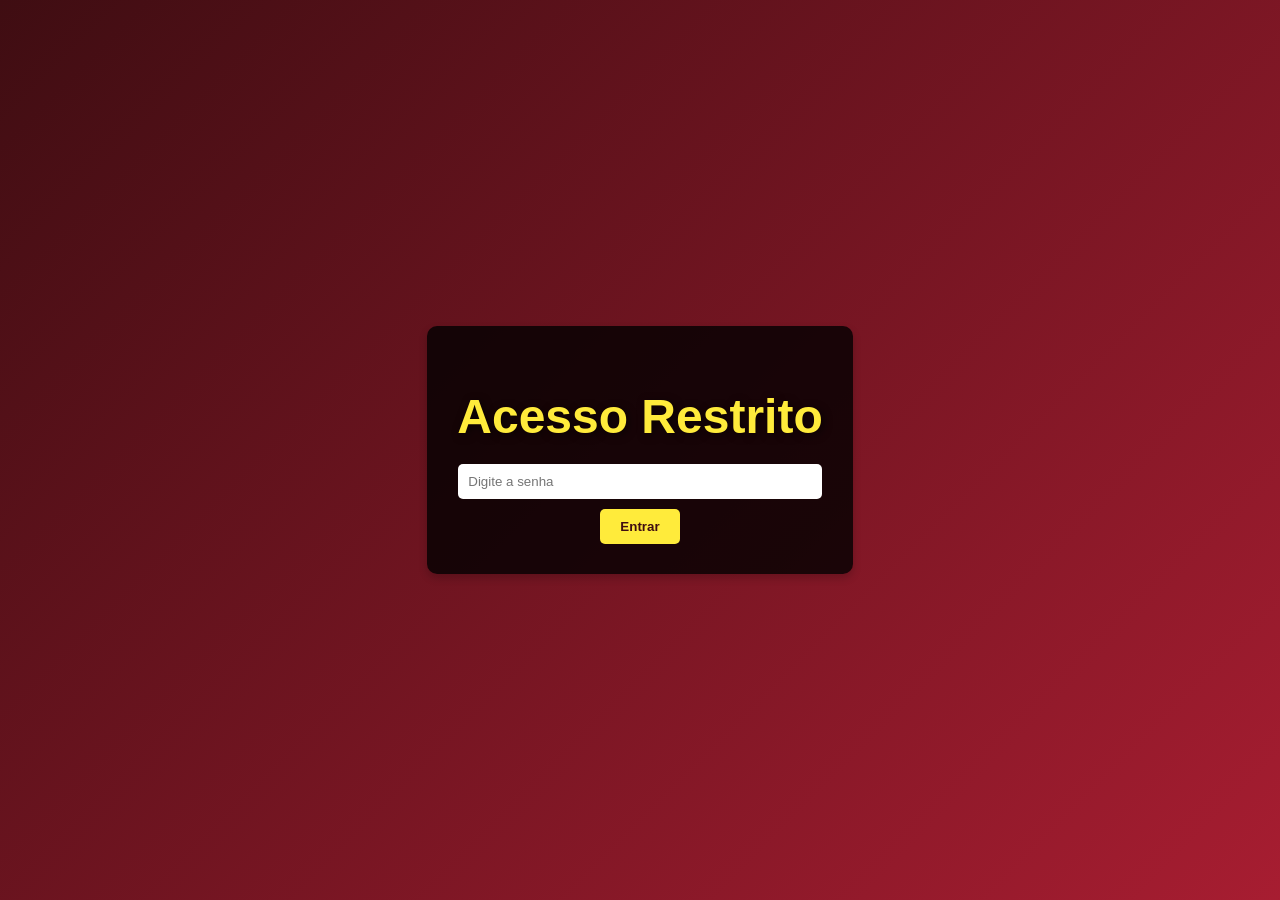
<file: index.html>
<!DOCTYPE html>
<html lang="pt">

<head>
      <meta charset="UTF-8">
      <meta name="viewport" content="width=device-width, initial-scale=1.0">
      <title>Login</title>
      <link rel="stylesheet" href="./pagina principal/styles.css">
      <script>
            function checkPassword() {
                  const password = document.getElementById('password').value;
                  const errorMessage = document.getElementById('error-message');
                  const correctPassword = '181627/09'; // Substitua pela sua senha específica

                  if (password === correctPassword) {
                        window.location.href = './pagina principal/inicio.html'; // Substitua pelo nome da sua página principal
                  } else {
                        errorMessage.classList.remove('hidden');
                  }
            }

      </script>

      <style>
            /* Estilos Globais */
            body {
                  font-family: 'Poppins', sans-serif;
                  background: linear-gradient(135deg, #3f0d12, #a71d31);
                  color: #fff;
                  margin: 0;
                  padding: 0;
                  display: flex;
                  justify-content: center;
                  align-items: center;
                  height: 100vh;
            }

            .login-container {
                  background: rgba(0, 0, 0, 0.8);
                  padding: 30px;
                  border-radius: 10px;
                  box-shadow: 0 4px 8px rgba(0, 0, 0, 0.2);
                  text-align: center;
            }

            .login-container h1 {
                  margin-bottom: 20px;
            }

            .login-container input {
                  padding: 10px;
                  border: none;
                  border-radius: 5px;
                  margin-bottom: 10px;
                  width: calc(100% - 22px);
                  /* Adjust width to account for padding and border */
            }

            .login-container button {
                  padding: 10px 20px;
                  border: none;
                  border-radius: 5px;
                  background-color: #ffeb3b;
                  color: #3f0d12;
                  font-weight: bold;
                  cursor: pointer;
                  transition: background-color 0.3s, transform 0.3s;
            }

            .login-container button:hover {
                  background-color: #ffd700;
                  transform: scale(1.05);
            }

            .hidden {
                  display: none;
            }

            #error-message {
                  color: red;
                  margin-top: 10px;
            }
      </style>

</head>

<body>
      <div class="login-container">
            <h1>Acesso Restrito</h1>
            <input type="password" id="password" placeholder="Digite a senha">
            <button onclick="checkPassword()">Entrar</button>
            <p id="error-message" class="hidden">Senha incorreta. Tente novamente.</p>
      </div>
</body>

</html>
</file>
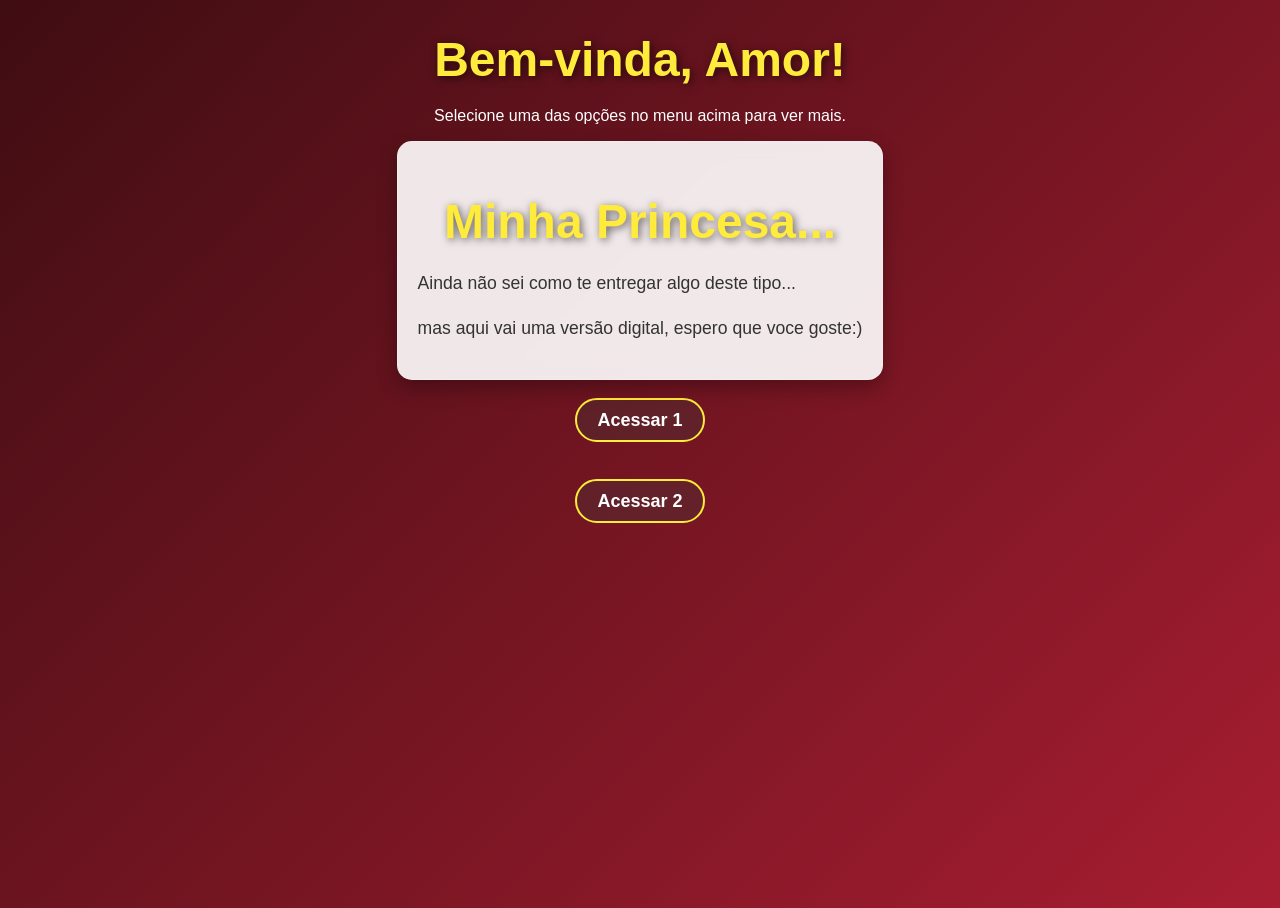
<file: flores/home.html>
<!DOCTYPE html>
<html lang="pt">

<head>
      <meta charset="UTF-8">
      <meta name="viewport" content="width=device-width, initial-scale=1.0">
      <title>For You</title>
      <link rel="stylesheet" href="../pagina principal/styles.css">
      <script src="../pagina principal/script.js" defer></script>
</head>

<body>
      <div class="content">
            <h1>Bem-vinda, Amor!</h1>
            <p>Selecione uma das opções no menu acima para ver mais.</p>
      </div>

      <div class="container">
            <h1>Minha Princesa...</h1>
            <div class="letter">
                  <p>Ainda não sei como te entregar algo deste tipo...</p>
                  <p>mas aqui vai uma versão digital, espero que voce goste:)</p>
            </div>
      </div>
      <nav>
            <ul>
                  <li><a href="flowers1/nightSky_and_flower.html">Acessar 1</a></li>
            </ul>
      </nav>
      <nav>
            <ul>
                  <li><a href="doyouloveme/do_you_love_me v2.0.html">Acessar 2</a></li>
            </ul>
      </nav>
</body>

</html>
</file>
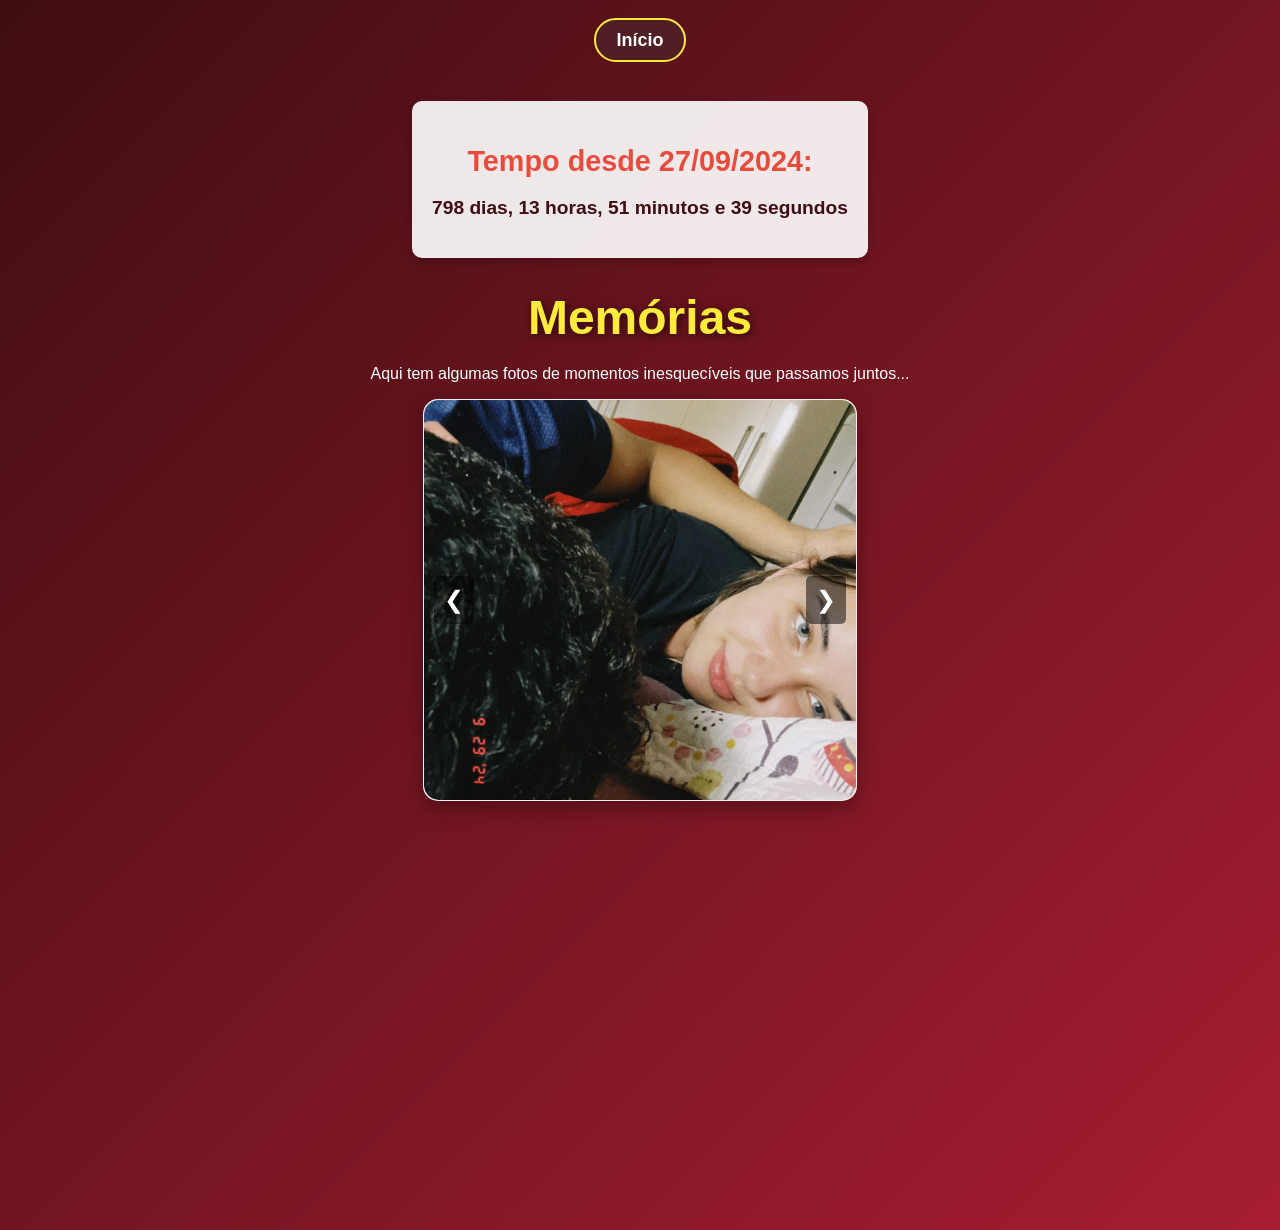
<file: pagina principal/memorias.html>
<!DOCTYPE html>
<html lang="pt">

<head>

      <meta charset="UTF-8">
      <title>Memórias</title>
      <link rel="stylesheet" href="styles.css">
      <script src="script.js" defer></script>

</head>

<body>

      <nav>

            <ul>

                  <li><a href="inicio.html">Início</a></li>


            </ul>

      </nav>

      <div class="time-counter">
            <h2>Tempo desde 27/09/2024:</h2>
            <p id="counter">Carregando...</p>
        </div>
        

      <div class="content">
            <h1>Memórias</h1>
            <p>Aqui tem algumas fotos de momentos inesquecíveis que passamos juntos...</p>
            <div class="slideshow-container" id="slideshow-container">
                  <button class="slide-btn prev-btn" id="prevBtn">&#10094;</button>
                  <div class="slide" style="background-image: url('./img/1.jpeg');"></div>
                  <div class="slide" style="background-image: url('./img/2.jpeg');"></div>
                  <div class="slide" style="background-image: url('./img/3.jpeg');"></div>
                  <div class="slide" style="background-image: url('./img/4.jpeg');"></div>
                  <div class="slide" style="background-image: url('./img/5.jpeg');"></div>
                  <div class="slide" style="background-image: url('./img/6.jpeg');"></div>
                  <div class="slide" style="background-image: url('./img/7.jpeg');"></div>
                  <div class="slide" style="background-image: url('./img/8.jpeg');"></div>
                  <div class="slide" style="background-image: url('./img/9.jpeg');"></div>
                  <div class="slide" style="background-image: url('./img/10.jpeg');"></div>
                  <div class="slide" style="background-image: url('./img/11.jpeg');"></div>
                  <div class="slide" style="background-image: url('./img/12.jpeg');"></div>
                  <div class="slide" style="background-image: url('./img/13.jpeg');"></div>
                  <div class="slide" style="background-image: url('./img/14.jpeg');"></div>
                  <div class="slide" style="background-image: url('./img/15.jpeg');"></div>
                  <div class="slide" style="background-image: url('./img/16.jpeg');"></div>
                  <div class="slide" style="background-image: url('./img/17.jpeg');"></div>
                  <div class="slide" style="background-image: url('./img/18.jpeg');"></div>
                  <div class="slide" style="background-image: url('./img/19.jpeg');"></div>
                  <div class="slide" style="background-image: url('./img/20.jpeg');"></div>
                  <div class="slide" style="background-image: url('./img/21.jpeg');"></div>
                  <!-- Adicione mais fotos aqui -->
                  <button class="slide-btn next-btn" id="nextBtn">&#10095;</button>
              </div>
      </div>

</body>

</html>
</file>
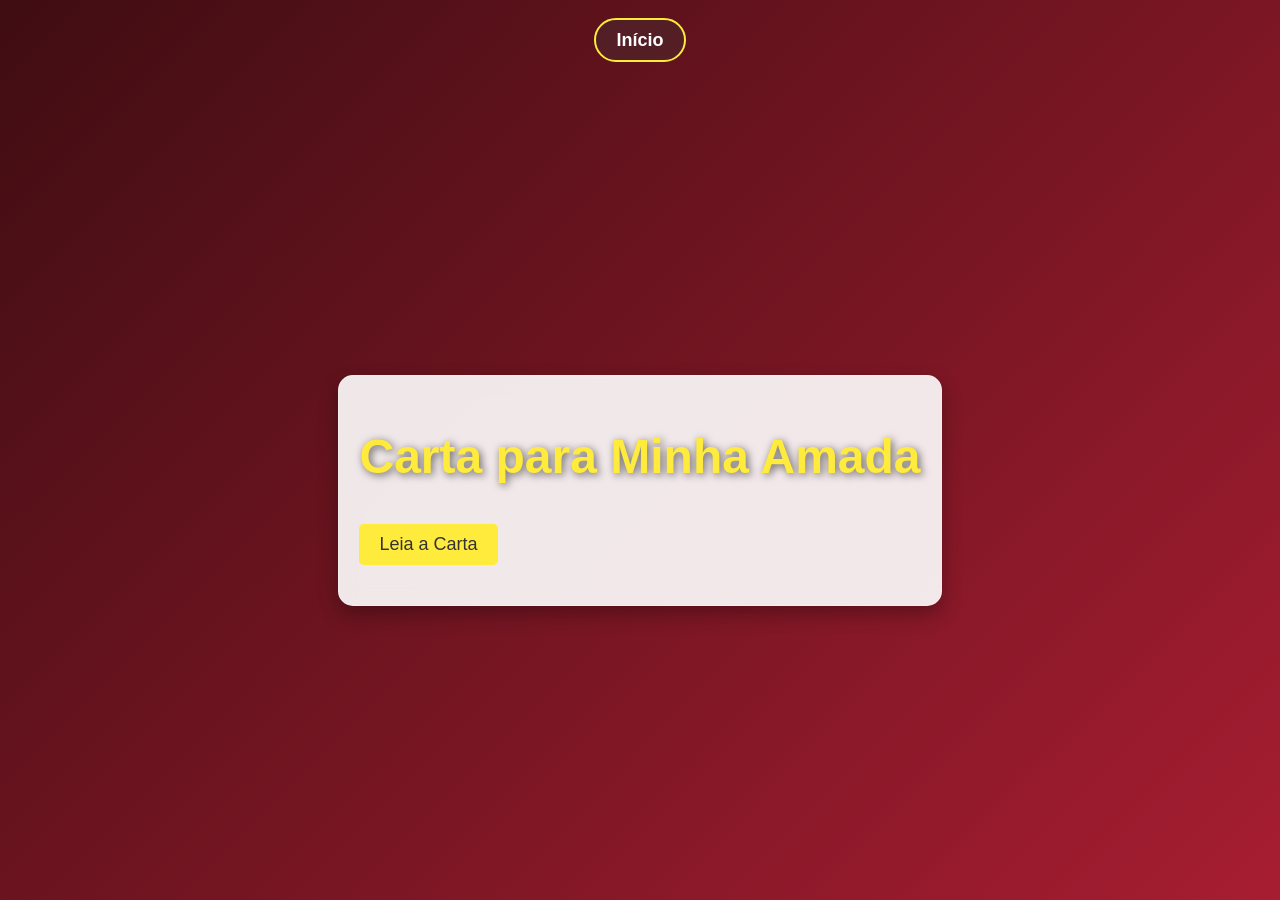
<file: pagina principal/parabenizacao.html>
<!DOCTYPE html>
<html lang="pt">

<head>
      <meta charset="UTF-8">
      <meta name="viewport" content="width=device-width, initial-scale=1.0">
      <title>PARABÉNS!!</title>
      <link rel="stylesheet" href="styles.css">
      <script src="script.js" defer></script>
      <style>
            /* Botão */
            button {
                  background-color: #ffeb3b;
                  color: #333;
                  border: none;
                  padding: 10px 20px;
                  font-size: 18px;
                  border-radius: 5px;
                  cursor: pointer;
                  margin: 20px 0;
                  transition: background-color 0.3s;
            }

            button:hover {
                  background-color: #e74c3c;
                  color: #fff;
            }
      </style>
</head>

<body>
      <nav>
            <ul>
                  <li><a href="inicio.html">Início</a></li>
            </ul>
      </nav>
      <div class="container">
            <h1>Carta para Minha Amada</h1>
            <button id="scrollButton">Leia a Carta</button>
            <div class="letter" id="conteudo" style="display: none;"> <!-- Ocultar a carta inicialmente -->
                  <p>Querida,</p>
                  <p>Hoje, só quero te agradecer por ser essa pessoa maravilhosa que é. Desde que você entrou na minha
                        vida, tudo ganhou mais cor e alegria. A tua força me inspira todos os dias. Você enfrenta tudo
                        com tanta garra e determinação, que não tem como eu não me sentir motivado ao teu lado.</p>
                  <p>Você é leal como poucos. Em um mundo onde isso é raro, você brilha por ser essa parceira incrível e
                        constante. Saber que posso contar contigo em qualquer situação é um conforto que não tem preço.
                        Me sinto o cara mais sortudo do mundo por ter alguém como você ao meu lado.</p>
                  <p>Tua gentileza e compaixão fazem do mundo um lugar melhor. Você tem um dom especial de ver o lado
                        bom das pessoas e oferecer ajuda quando elas mais precisam. Cada momento contigo se torna uma
                        lembrança preciosa e, por isso, sou muito grato.</p>
                  <p>Te amo por quem você é e por tudo o que somos juntos. Seu amor me completa e me faz feliz de uma
                        maneira que nunca pensei ser possível. Cada gesto seu, cada palavra, cada olhar... tudo em você
                        me faz te amar mais e mais.</p>
                  <p>Então, com todo o meu coração: <span class="highlight">Eu Te Amo</span>. Amo cada detalhe, cada
                        momento e cada lembrança que criamos. Obrigado por ser você e por dividir tua vida comigo.</p>
                  <p>Com todo o meu amor,</p>
                  <p>Kauã</p>
            </div>
      </div>

      <script>
            // Mostrar a carta ao clicar no botão
            document.getElementById('scrollButton').addEventListener('click', function () {
                  const conteudo = document.getElementById('conteudo');
                  conteudo.style.display = 'block'; // Mostrar a carta
                  conteudo.scrollIntoView({ behavior: 'smooth' }); // Rolar suavemente para a carta
            });
      </script>
</body>

</html>
</file>
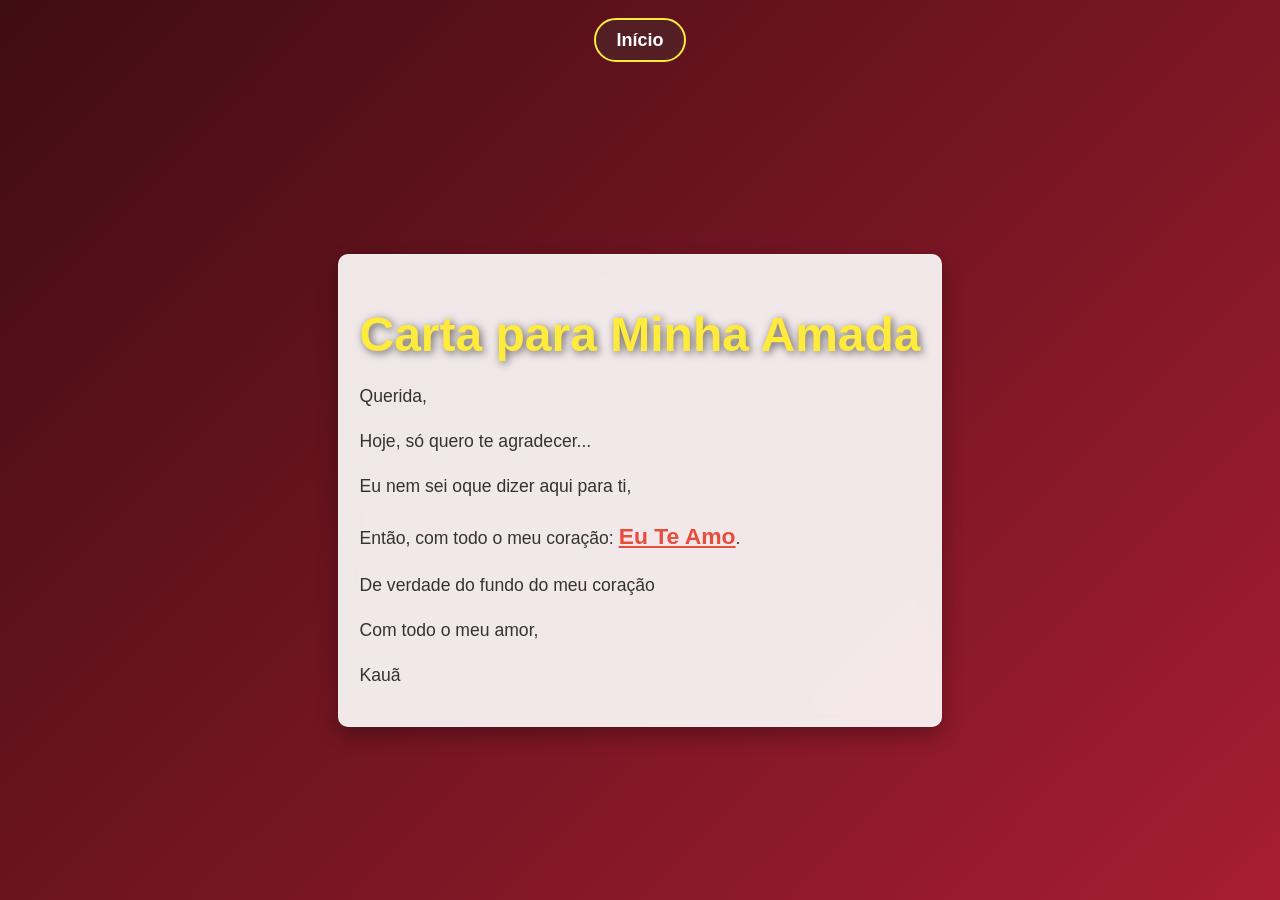
<file: pagina principal/saudacoes.html>
<!DOCTYPE html>
<html lang="pt">

<head>

      <meta charset="UTF-8">
      <title>Saudações</title>
      <link rel="stylesheet" href="styles.css">
      <script src="script.js" defer></script>
      <style>
            /* Estilos Globais */
            body {
                  font-family: 'Poppins', sans-serif;
                  background: linear-gradient(135deg, #3f0d12, #a71d31);
                  color: #fff;
                  margin: 0;
                  padding: 0;
                  display: flex;
                  flex-direction: column;
                  justify-content: center;
                  align-items: center;
                  min-height: 100vh;
                  overflow: hidden;
                  position: relative;
                  /* Para posicionar os elementos flutuantes */
            }

            /* Fundo Animado */
            .background {
                  position: absolute;
                  width: 100%;
                  height: 100%;
                  background: rgba(255, 255, 255, 0.1);
                  overflow: hidden;
                  animation: gradientAnimation 10s ease infinite;
            }

            @keyframes gradientAnimation {
                  0% {
                        background: rgba(255, 255, 255, 0.1);
                  }

                  50% {
                        background: rgba(255, 235, 59, 0.1);
                  }

                  100% {
                        background: rgba(255, 255, 255, 0.1);
                  }
            }

            /* Bolhas Flutuantes */
            .bubble {
                  position: absolute;
                  bottom: -50px;
                  /* Começa fora da tela */
                  background: rgba(255, 255, 255, 0.5);
                  border-radius: 50%;
                  opacity: 0.6;
                  animation: float 6s ease-in-out infinite;
                  filter: blur(4px);
            }

            @keyframes float {
                  0% {
                        transform: translateY(0);
                  }

                  50% {
                        transform: translateY(-100px);
                  }

                  100% {
                        transform: translateY(0);
                  }
            }

            /* Container da Carta */
            .container {
                  max-width: 600px;
                  margin: auto;
                  padding: 20px;
                  border-radius: 10px;
                  background-color: rgba(255, 255, 255, 0.9);
                  box-shadow: 0 8px 20px rgba(0, 0, 0, 0.3);
            }

            /* Título */
            h1 {
                  text-align: center;
                  color: #ffeb3b;
                  font-size: 3em;
                  text-shadow: 2px 2px 8px rgba(0, 0, 0, 0.6);
                  margin-bottom: 20px;
            }

            /* Estilo dos Parágrafos */
            .letter p {
                  line-height: 1.7;
                  margin: 15px 0;
                  color: #333;
                  font-size: 1.1em;
            }

            /* Destaque */
            .highlight {
                  color: #e74c3c;
                  font-weight: bold;
                  font-size: 1.3em;
                  text-decoration: underline;
            }

            /* Navegação */

            /* Media Query para Dispositivos Móveis */
            @media (max-width: 600px) {
                  nav ul {
                        flex-direction: column;
                        align-items: center;
                  }

                  nav ul li {
                        margin: 10px 0;
                  }

                  h1 {
                        font-size: 2.5em;
                  }

                  .letter p {
                        font-size: 1em;
                  }

                  .container {
                        padding: 15px;
                  }
            }
      </style>
</head>

<body>
      <nav>
            <ul>
                  <li><a href="inicio.html">Início</a></li>
            </ul>
      </nav>

      <div class="container">
            <h1>Carta para Minha Amada</h1>
            <div class="letter">
                  <p>Querida,</p>
                  <p>Hoje, só quero te agradecer...</p>
                  <p>Eu nem sei oque dizer aqui para ti,</p>
                  <p>Então, com todo o meu coração: <span class="highlight">Eu Te Amo</span>.</p>
                  <p>De verdade do fundo do meu coração</p>
                  <p>Com todo o meu amor,</p>
                  <p>Kauã</p>
            </div>
      </div>

</body>

</html>
</file>
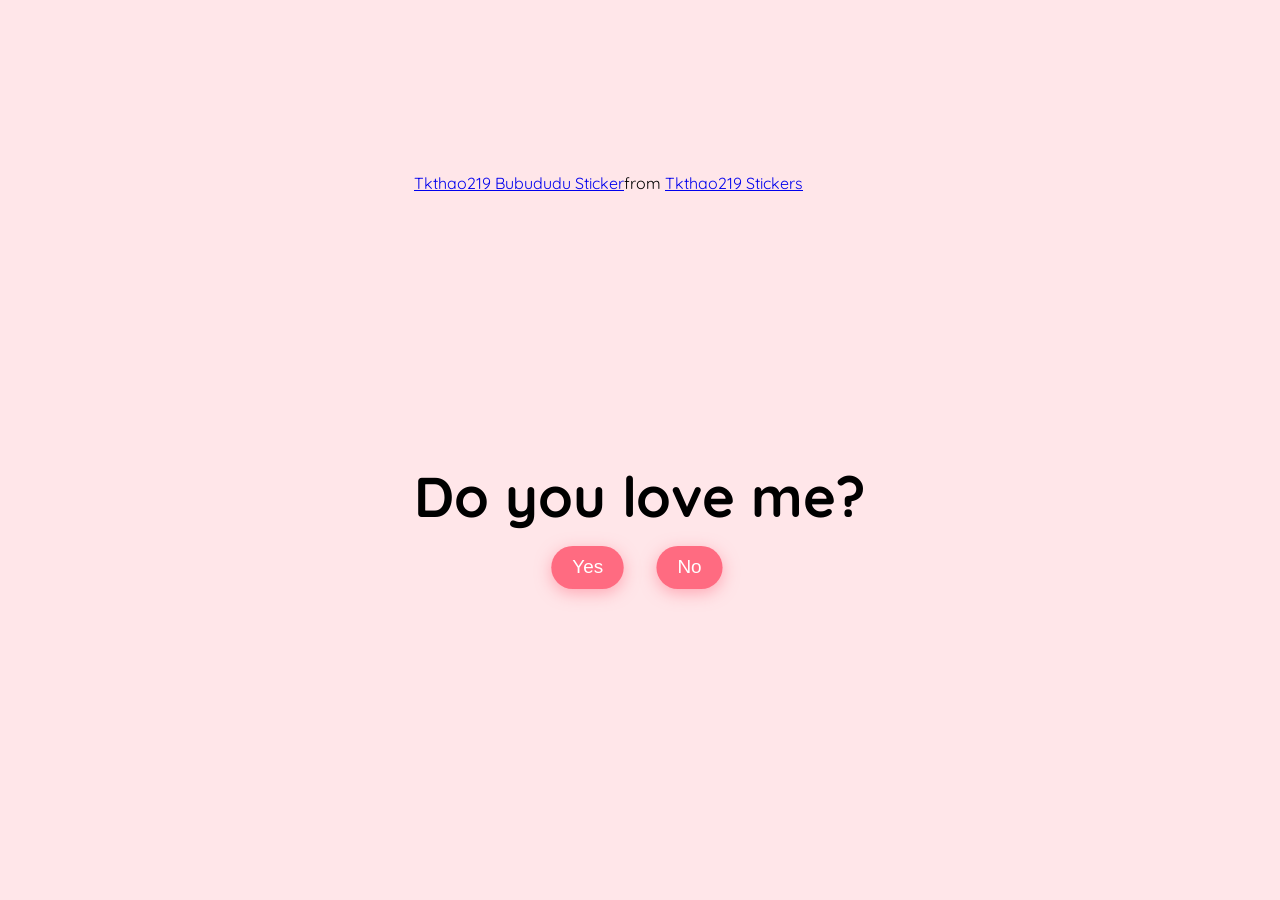
<file: flores/doyouloveme/do_you_love_me v2.0.html>
<!DOCTYPE html>
<html lang="en">
  <head>
    <meta charset="UTF-8" />
    <meta name="viewport" content="width=device-width, initial-scale=1.0" />
    <link rel="preconnect" href="https://fonts.googleapis.com" />
    <link rel="preconnect" href="https://fonts.gstatic.com" crossorigin />
    <link
      href="https://fonts.googleapis.com/css2?family=Quicksand:wght@300..700&display=swap"
      rel="stylesheet" />
    <link rel="stylesheet" href="do_you_love_me v2.0.css" />
    <title>DO you love me? version 2.0</title>
  </head>
  <body>
    <!-- for more code, visit my tiktok account -->
    <!-- tiktok "meowish" -->

    <div class="question-container container">
      <div
        class="tenor-gif-embed"
        data-postid="25789758"
        data-share-method="host"
        data-width="100%">
        <a href="https://tenor.com/view/tkthao219-bubududu-gif-25789758"
          >Tkthao219 Bubududu Sticker</a
        >from
        <a href="https://tenor.com/search/tkthao219-stickers"
          >Tkthao219 Stickers</a
        >
      </div>
      <script
        type="text/javascript"
        async
        src="https://tenor.com/embed.js"></script>

      <h2 class="question">Do you love me?</h2>
      <div class="button-container">
        <button class="yes-btn btn js-yes-btn">Yes</button>
        <button class="no-btn btn js-no-btn">No</button>
      </div>
    </div>

    <div class="result-container yes container">
      <video class="gif-result" src="cute love gif.mp4" autoplay loop></video>
      <h2>I knew it😍!</h2>
      <button class="restart-btn">Restart?</button>
    </div>

    <div class="result-container no container">
      <div
        class="tenor-gif-embed"
        data-postid="22394109"
        data-share-method="host"
        data-aspect-ratio="1.8"
        data-width="100%"
        data-height="100%">
        <a
          href="https://tenor.com/view/peachandgoma-peachmad-couplegoals-peach-and-gif-22394109"
          >Peachandgoma Peachmad GIF</a
        >from
        <a href="https://tenor.com/search/peachandgoma-gifs"
          >Peachandgoma GIFs</a
        >
      </div>
      <script
        type="text/javascript"
        async
        src="https://tenor.com/embed.js"></script>
      <h2>I'll K**l You🤬!</h2>
      <button class="restart-btn">Restart?</button>
    </div>

    <div class="cssload-main">
      <div class="cssload-heart">
        <span class="cssload-heartL"></span>
        <span class="cssload-heartR"></span>
        <span class="cssload-square"></span>
      </div>
      <div class="cssload-shadow"></div>
    </div>
    <script src="do_you_love_me v2.0.js"></script>
  </body>
</html>
</file>
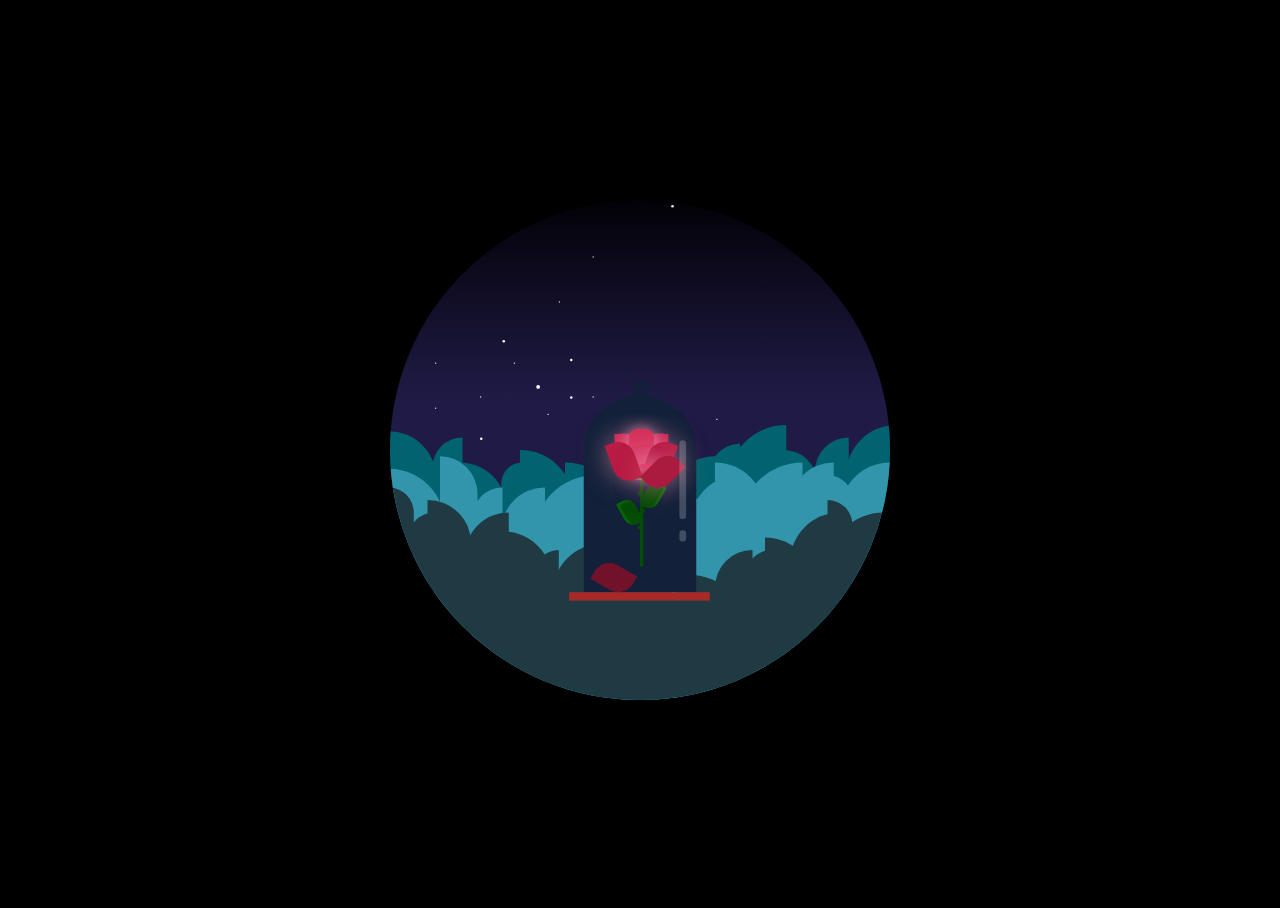
<file: flores/flowers1/nightSky_and_flower.html>
<!DOCTYPE html>
<html lang="en">
  <head>
    <meta charset="UTF-8" />
    <meta name="viewport" content="width=device-width, initial-scale=1.0" />
    <title>Night sky and flower</title>
    <link rel="stylesheet" href="nightSky_and_flower.css" />
  </head>
  <body>
    <div class="container">
      <div class="circle-container">
        <div class="background-grass">
          <div class="background-blade"></div>
          <div class="background-blade"></div>
          <div class="background-blade"></div>
          <div class="background-blade"></div>
          <div class="background-blade"></div>
          <div class="background-blade"></div>
          <div class="background-blade"></div>
          <div class="background-blade"></div>
          <div class="background-blade"></div>
          <div class="background-blade"></div>
          <div class="background-blade"></div>
          <div class="background-blade"></div>
          <div class="background-blade"></div>
          <div class="background-blade"></div>
        </div>
        <div class="middle-grass">
          <div class="middle-blade"></div>
          <div class="middle-blade"></div>
          <div class="middle-blade"></div>
          <div class="middle-blade"></div>
          <div class="middle-blade"></div>
          <div class="middle-blade"></div>
          <div class="middle-blade"></div>
          <div class="middle-blade"></div>
          <div class="middle-blade"></div>
          <div class="middle-blade"></div>
          <div class="middle-blade"></div>
          <div class="middle-blade"></div>
          <div class="middle-blade"></div>
          <div class="middle-blade"></div>
          <div class="middle-blade"></div>
        </div>
        <div class="foreground-grass">
          <div class="foreground-blade"></div>
          <div class="foreground-blade"></div>
          <div class="foreground-blade"></div>
          <div class="foreground-blade"></div>
          <div class="foreground-blade"></div>
          <div class="foreground-blade"></div>
          <div class="foreground-blade"></div>
          <div class="foreground-blade"></div>
          <div class="foreground-blade"></div>
          <div class="foreground-blade"></div>
          <div class="foreground-blade"></div>
          <div class="foreground-blade"></div>
          <div class="foreground-blade"></div>
          <div class="foreground-blade"></div>
          <div class="foreground-blade"></div>
          <div class="foreground-blade"></div>
          <div class="foreground-blade"></div>
          <div class="foreground-blade"></div>
        </div>
        <div class="stars1"></div>
        <div class="stars2"></div>
        <div class="stars3"></div>
      </div>
      <div class="container2">
        <div class="glass">
          <div class="shine"></div>
        </div>
        <div class="thorns">
          <div></div>
          <div></div>
          <div></div>
          <div></div>
        </div>
        <div class="leaves">
          <div></div>
          <div></div>
          <div></div>
          <div></div>
        </div>
        <div class="petals">
          <div></div>
          <div></div>
          <div></div>
          <div></div>
          <div></div>
          <div></div>
          <div></div>
        </div>
        <div class="deadPetals">
          <div></div>
          <div></div>
          <div></div>
          <div></div>
        </div>
      </div>
    </div>
  </body>
</html>
W
</file>
<file: pagina principal/styles.css>
/* Estilos Globais */
body {
      font-family: 'Poppins', sans-serif;
      background: linear-gradient(135deg, #3f0d12, #a71d31);
      color: #fff;
      margin: 0;
      padding: 0;
      display: flex;
      flex-direction: column;
      justify-content: center;
      align-items: center;
      min-height: 100vh;
      overflow: hidden;
}

/* Container da Carta */
.container {
      max-width: 600px;
      margin: auto;
      padding: 20px;
      border-radius: 15px;
      /* Bordas mais arredondadas */
      background-color: rgba(255, 255, 255, 0.9);
      /* Fundo levemente transparente */
      box-shadow: 0 8px 20px rgba(0, 0, 0, 0.3);
      /* Sombra mais suave */
      backdrop-filter: blur(10px);
      /* Efeito de desfoque */
      border: 1px solid rgba(255, 255, 255, 0.2);
      /* Borda sutil */
}

/* Título */
h1 {
      text-align: center;
      color: #ffeb3b;
      /* Cor do título */
      font-size: 3em;
      /* Tamanho maior */
      text-shadow: 2px 2px 8px rgba(0, 0, 0, 0.6);
      /* Sombra para o título */
      margin-bottom: 20px;
      /* Espaçamento inferior */
}

/* Estilo dos Parágrafos */
.letter p {
      line-height: 1.7;
      /* Espaçamento entre linhas */
      margin: 15px 0;
      /* Margem aumentada */
      color: #333;
      /* Cor do texto */
      font-size: 1.1em;
      /* Ajuste no tamanho */
      position: relative;
      /* Para efeito de destaque */
}

/* Destaque */
.highlight {
      color: #e74c3c;
      /* Cor para o destaque */
      font-weight: bold;
      font-size: 1.3em;
      /* Tamanho do destaque maior */
      text-decoration: underline;
      /* Sublinhado */
}

/* Navegação */

nav ul {
      list-style: none;
      padding: 10px;
      margin: 10px;
      display: flex;
      justify-content: space-around;
      flex-wrap: wrap;
      /* Permite que os itens se movam para a próxima linha se necessário */
}

nav ul li {
      margin: 10px 15px;
}

nav ul li a {
      background: hsla(60, 1%, 23%, 0.308);
      /* Fundo mais claro para links */
      text-decoration: none;
      color: #ffffff;
      /* Texto escuro */
      font-size: 18px;
      font-weight: bold;
      padding: 10px 20px;
      border: 2px solid #ffeb3b;
      border-radius: 25px;
      /* Borda mais arredondada */
      transition: all 0.3s ease;
}

nav ul li a:hover {
      color: #fff;
      /* Texto branco no hover */
      background: #e74c3c;
      /* Fundo vermelho no hover */
      transform: scale(1.05);
      box-shadow: 0 0 15px rgba(255, 235, 59, 0.5);
      /* Sombra no hover */
}

/* Animações */
@keyframes fadeInDown {
      0% {
            opacity: 0;
            transform: translateY(-50px);
      }

      100% {
            opacity: 1;
            transform: translateY(0);
      }
}

@keyframes fadeInUp {
      0% {
            opacity: 0;
            transform: translateY(50px);
      }

      100% {
            opacity: 1;
            transform: translateY(0);
      }
}

/* Media Query para Dispositivos Móveis */
@media (max-width: 600px) {
      nav ul {
            flex-direction: column;
            align-items: center;
      }

      nav ul li {
            margin: 10px 0;
      }

      h1 {
            font-size: 2.5em;
            /* Ajustar o tamanho para telas pequenas */
      }

      .letter p {
            font-size: 1em;
            /* Ajustar o tamanho para telas pequenas */
      }

      .container {
            padding: 15px;
            /* Ajustar o padding em telas pequenas */
      }
}

/* Centralização e integração do slideshow */
.slideshow-container {
      position: relative;
      width: 80%;
      max-width: 600px;
      height: 400px;
      margin: 0 auto;
      overflow: hidden;
      border-radius: 15px;
      background-color: rgba(255, 255, 255, 0.9);
      box-shadow: 0 8px 20px rgba(0, 0, 0, 0.3);
      backdrop-filter: blur(10px);
      border: 1px solid rgba(255, 255, 255, 0.2);
}

/* Estilo para cada slide */
.slide {
      position: absolute;
      width: 100%;
      height: 100%;
      background-size: cover;
      background-position: center;
      opacity: 0;
      transition: opacity 1s ease;
      border-radius: 15px;
}

/* Slide ativo */
.slide.active {
      opacity: 1;
}

/* Títulos e parágrafos dentro do slideshow */
.slideshow-container h1,
.slideshow-container p {
      color: #333;
      font-weight: bold;
      margin: 10px;
      text-shadow: none;
}

.slideshow-container h1 {
      color: #e74c3c;
      font-size: 2.5em;
      margin-bottom: 20px;
}

.slideshow-container p {
      font-size: 1.1em;
      color: #333;
}

/* Responsividade */
@media (max-width: 600px) {
      .slideshow-container {
            width: 90%;
            height: 300px;
      }
}

/* Estilo dos botões de navegação no carrossel */
.slide-btn {
      position: absolute;
      top: 50%;
      transform: translateY(-50%);
      background-color: rgba(0, 0, 0, 0.5);
      color: #fff;
      border: none;
      padding: 10px;
      font-size: 24px;
      cursor: pointer;
      border-radius: 5px;
      z-index: 10;
      transition: background-color 0.3s;
}

.slide-btn:hover {
      background-color: rgba(0, 0, 0, 0.8);
}

.prev-btn {
      left: 10px;
}

.next-btn {
      right: 10px;
}


/* Estilo do Contador */
.time-counter {
      text-align: center;
      margin-top: 20px;
      padding: 20px;
      background: rgba(255, 255, 255, 0.9);
      color: #333;
      font-size: 1.2em;
      border-radius: 10px;
      box-shadow: 0 4px 8px rgba(0, 0, 0, 0.2);
}

.time-counter h2 {
      color: #e74c3c;
      margin-bottom: 10px;
}

#counter {
      font-weight: bold;
      color: #3f0d12;
}
</file>
<file: flores/doyouloveme/do_you_love_me v2.0.css>
/**Tiktok meowish**/

* {
  padding: 0;
  margin: 0;
  box-sizing: border-box;
}
body {
  display: grid;
  justify-content: center;
  align-items: center;
  background-color: #ffe6e9;
  font-family: "Quicksand", sans-serif;
}
.container {
  position: absolute;
  top: 50%;
  left: 50%;
  transform: translate(-50%, -50%);
  -o-transform: translate(-50%, -50%);
  -ms-transform: translate(-50%, -50%);
  -webkit-transform: translate(-50%, -50%);
  -moz-transform: translate(-100%, -50%);
  transition: 0.2s;
}

.question-container {
  position: absolute;
  top: 40%;
  left: 50%;
  transition: 0.2s;
}
.tenor-gif-embed {
  height: 15rem;
  pointer-events: none;
  border-radius: 10px;
  margin-bottom: 3rem;
}
.question {
  font-size: 3.5rem;
  margin-bottom: 1rem;
}
.button-container {
  display: flex;
  justify-content: center;
  gap: 1.5rem;
}
.btn {
  position: absolute;
  border: none;
  border-radius: 50px;
  padding: 10px 20px;
  font-family: "Poppins", sans-serif;
  font-size: 18px;
  cursor: pointer;
  transition: all 0.3s ease;
  background-color: #ff6b81;
  color: white;
  transform: scale(1.05);
  box-shadow: 0px 4px 15px rgba(255, 107, 129, 0.5);
}
.btn:hover {
  background-color: #ffa4b1;
  transform: scale(1.1);
  box-shadow: 0px 6px 20px rgba(255, 107, 129, 0.7);
  text-shadow: 1px 1px 5px rgba(255, 182, 193, 0.8);
}

.yes-btn {
  right: 54%;
}
.no-btn {
  left: 54%;
}

.result-container {
  display: none;
  position: absolute;
  top: 40%;
  left: 50%;
  transform: translate(-50%, -50%);
  -o-transform: translate(-50%, -50%);
  -ms-transform: translate(-50%, -50%);
  -webkit-transform: translate(-50%, -50%);
  -moz-transform: translate(-100%, -50%);
  transition: 0.2s;
}

.gif-result {
  border-radius: 10px;
  margin-bottom: 1rem;
}
.result-container h2 {
  font-size: 3.2rem;
  text-align: center;
  margin-bottom: 2rem;
}
.result-container .restart-btn {
  border: none;
  border-radius: 50px;
  padding: 10px 20px;
  font-family: "Poppins", sans-serif;
  font-size: 18px;
  cursor: pointer;
  transition: all 0.3s ease;
  background-color: #ff6b81;
  color: white;
  transform: scale(1.05);
  box-shadow: 0px 4px 15px rgba(255, 107, 129, 0.5);
}

.result-container .restart-btn:hover {
  background-color: #ffa4b1;
  transform: scale(1.1);
  box-shadow: 0px 6px 20px rgba(255, 107, 129, 0.7);
  text-shadow: 1px 1px 5px rgba(255, 182, 193, 0.8);
}

/* heart loader */
.cssload-main {
  display: none;
  position: absolute;
  content: "";
  top: 17%;
  left: 50%;
  margin: 200px auto 0 auto;
  transform: translate(-100%, -50%);
  -o-transform: translate(-100%, -240%);
  -ms-transform: translate(-100%, -240%);
  -webkit-transform: translate(-100%, -240%);
  -moz-transform: translate(-100%, -240%);
}

.cssload-main * {
  font-size: 62px;
}

.cssload-heart {
  animation: cssload-heart 2.88s cubic-bezier(0.75, 0, 0.5, 1) infinite normal;
  -o-animation: cssload-heart 2.88s cubic-bezier(0.75, 0, 0.5, 1) infinite
    normal;
  -ms-animation: cssload-heart 2.88s cubic-bezier(0.75, 0, 0.5, 1) infinite
    normal;
  -webkit-animation: cssload-heart 2.88s cubic-bezier(0.75, 0, 0.5, 1) infinite
    normal;
  -moz-animation: cssload-heart 2.88s cubic-bezier(0.75, 0, 0.5, 1) infinite
    normal;
  top: 50%;
  content: "";
  left: 50%;
  position: absolute;
}

.cssload-heartL {
  width: 1em;
  height: 1em;
  border: 1px solid #ff0000;
  background-color: #ff0000;
  content: "";
  position: absolute;
  display: block;
  border-radius: 100%;
  animation: cssload-heartL 2.88s cubic-bezier(0.75, 0, 0.5, 1) infinite normal;
  -o-animation: cssload-heartL 2.88s cubic-bezier(0.75, 0, 0.5, 1) infinite
    normal;
  -ms-animation: cssload-heartL 2.88s cubic-bezier(0.75, 0, 0.5, 1) infinite
    normal;
  -webkit-animation: cssload-heartL 2.88s cubic-bezier(0.75, 0, 0.5, 1) infinite
    normal;
  -moz-animation: cssload-heartL 2.88s cubic-bezier(0.75, 0, 0.5, 1) infinite
    normal;
  transform: translate(-28px, -27px);
  -o-transform: translate(-28px, -27px);
  -ms-transform: translate(-28px, -27px);
  -webkit-transform: translate(-28px, -27px);
  -moz-transform: translate(-28px, -27px);
}

.cssload-heartR {
  width: 1em;
  height: 1em;
  border: 1px solid #ff0000;
  background-color: #ff0000;
  content: "";
  position: absolute;
  display: block;
  border-radius: 100%;
  transform: translate(28px, -27px);
  -o-transform: translate(28px, -27px);
  -ms-transform: translate(28px, -27px);
  -webkit-transform: translate(28px, -27px);
  -moz-transform: translate(28px, -27px);
  animation: cssload-heartR 2.88s cubic-bezier(0.75, 0, 0.5, 1) infinite normal;
  -o-animation: cssload-heartR 2.88s cubic-bezier(0.75, 0, 0.5, 1) infinite
    normal;
  -ms-animation: cssload-heartR 2.88s cubic-bezier(0.75, 0, 0.5, 1) infinite
    normal;
  -webkit-animation: cssload-heartR 2.88s cubic-bezier(0.75, 0, 0.5, 1) infinite
    normal;
  -moz-animation: cssload-heartR 2.88s cubic-bezier(0.75, 0, 0.5, 1) infinite
    normal;
}

.cssload-square {
  width: 1em;
  height: 1em;
  border: 1px solid #ff0000;
  background-color: #ff0000;
  position: relative;
  display: block;
  content: "";
  transform: scale(1) rotate(-45deg);
  -o-transform: scale(1) rotate(-45deg);
  -ms-transform: scale(1) rotate(-45deg);
  -webkit-transform: scale(1) rotate(-45deg);
  -moz-transform: scale(1) rotate(-45deg);
  animation: cssload-square 2.88s cubic-bezier(0.75, 0, 0.5, 1) infinite normal;
  -o-animation: cssload-square 2.88s cubic-bezier(0.75, 0, 0.5, 1) infinite
    normal;
  -ms-animation: cssload-square 2.88s cubic-bezier(0.75, 0, 0.5, 1) infinite
    normal;
  -webkit-animation: cssload-square 2.88s cubic-bezier(0.75, 0, 0.5, 1) infinite
    normal;
  -moz-animation: cssload-square 2.88s cubic-bezier(0.75, 0, 0.5, 1) infinite
    normal;
}

.cssload-shadow {
  top: 97px;
  left: 50%;
  content: "";
  position: relative;
  display: block;
  bottom: -0.5em;
  width: 1em;
  height: 0.24em;
  background-color: rgb(215, 215, 215);
  border: 1px solid rgb(215, 215, 215);
  border-radius: 50%;
  animation: cssload-shadow 2.88s cubic-bezier(0.75, 0, 0.5, 1) infinite normal;
  -o-animation: cssload-shadow 2.88s cubic-bezier(0.75, 0, 0.5, 1) infinite
    normal;
  -ms-animation: cssload-shadow 2.88s cubic-bezier(0.75, 0, 0.5, 1) infinite
    normal;
  -webkit-animation: cssload-shadow 2.88s cubic-bezier(0.75, 0, 0.5, 1) infinite
    normal;
  -moz-animation: cssload-shadow 2.88s cubic-bezier(0.75, 0, 0.5, 1) infinite
    normal;
}

@keyframes cssload-square {
  50% {
    border-radius: 100%;
    transform: scale(0.5) rotate(-45deg);
  }
  100% {
    transform: scale(1) rotate(-45deg);
  }
}

@-o-keyframes cssload-square {
  50% {
    border-radius: 100%;
    -o-transform: scale(0.5) rotate(-45deg);
  }
  100% {
    -o-transform: scale(1) rotate(-45deg);
  }
}

@-ms-keyframes cssload-square {
  50% {
    border-radius: 100%;
    -ms-transform: scale(0.5) rotate(-45deg);
  }
  100% {
    -ms-transform: scale(1) rotate(-45deg);
  }
}

@-webkit-keyframes cssload-square {
  50% {
    border-radius: 100%;
    -webkit-transform: scale(0.5) rotate(-45deg);
  }
  100% {
    -webkit-transform: scale(1) rotate(-45deg);
  }
}

@-moz-keyframes cssload-square {
  50% {
    border-radius: 100%;
    -moz-transform: scale(0.5) rotate(-45deg);
  }
  100% {
    -moz-transform: scale(1) rotate(-45deg);
  }
}

@keyframes cssload-heart {
  50% {
    transform: rotate(360deg);
  }
  100% {
    transform: rotate(720deg);
  }
}

@-o-keyframes cssload-heart {
  50% {
    -o-transform: rotate(360deg);
  }
  100% {
    -o-transform: rotate(720deg);
  }
}

@-ms-keyframes cssload-heart {
  50% {
    -ms-transform: rotate(360deg);
  }
  100% {
    -ms-transform: rotate(720deg);
  }
}

@-webkit-keyframes cssload-heart {
  50% {
    -webkit-transform: rotate(360deg);
  }
  100% {
    -webkit-transform: rotate(720deg);
  }
}

@-moz-keyframes cssload-heart {
  50% {
    -moz-transform: rotate(360deg);
  }
  100% {
    -moz-transform: rotate(720deg);
  }
}

@keyframes cssload-heartL {
  60% {
    transform: scale(0.4);
  }
}

@-o-keyframes cssload-heartL {
  60% {
    -o-transform: scale(0.4);
  }
}

@-ms-keyframes cssload-heartL {
  60% {
    -ms-transform: scale(0.4);
  }
}

@-webkit-keyframes cssload-heartL {
  60% {
    -webkit-transform: scale(0.4);
  }
}

@-moz-keyframes cssload-heartL {
  60% {
    -moz-transform: scale(0.4);
  }
}

@keyframes cssload-heartR {
  40% {
    transform: scale(0.4);
  }
}

@-o-keyframes cssload-heartR {
  40% {
    -o-transform: scale(0.4);
  }
}

@-ms-keyframes cssload-heartR {
  40% {
    -ms-transform: scale(0.4);
  }
}

@-webkit-keyframes cssload-heartR {
  40% {
    -webkit-transform: scale(0.4);
  }
}

@-moz-keyframes cssload-heartR {
  40% {
    -moz-transform: scale(0.4);
  }
}

@keyframes cssload-shadow {
  50% {
    transform: scale(0.5);
    border-color: rgb(228, 228, 228);
  }
}

@-o-keyframes cssload-shadow {
  50% {
    -o-transform: scale(0.5);
    border-color: rgb(228, 228, 228);
  }
}

@-ms-keyframes cssload-shadow {
  50% {
    -ms-transform: scale(0.5);
    border-color: rgb(228, 228, 228);
  }
}

@-webkit-keyframes cssload-shadow {
  50% {
    -webkit-transform: scale(0.5);
    border-color: rgb(228, 228, 228);
  }
}

@-moz-keyframes cssload-shadow {
  50% {
    -moz-transform: scale(0.5);
    border-color: rgb(228, 228, 228);
  }
}
</file>
<file: flores/flowers1/nightSky_and_flower.css>
html,
body {
  height: 100%;
  width: 100%;
  background: #000000;
  font-family: "Josefin Sans", sans-serif;
}

.container {
  position: absolute;
  top: 50%;
  left: 50%;
  transform: translate(-50%, -50%) scale(1.25);
}
.container .circle-container {
  width: 400px;
  height: 400px;
  background: linear-gradient(to bottom, #020107 0%, #201b46 40%);
  left: 50%;
  top: 50%;
  -moz-transform: translate(-50%, -50%);
  -ms-transform: translate(-50%, -50%);
  -webkit-transform: translate(-50%, -50%);
  transform: translate(-50%, -50%);
  overflow: hidden;
  -moz-border-radius: 100%;
  -webkit-border-radius: 100%;
  border-radius: 100%;
  position: absolute;
}
.container .center {
  position: relative;
  top: 0;
  bottom: 0;
  margin: auto;
  transform: translate(-50%, -50%);
}
@-moz-keyframes glowing {
  50% {
    box-shadow: 0px 0px 60px #fff;
    border-color: #595959;
  }
}
@-webkit-keyframes glowing {
  50% {
    box-shadow: 0px 0px 60px #fff;
    border-color: #595959;
  }
}
@keyframes glowing {
  50% {
    box-shadow: 0px 0px 60px #fff;
    border-color: #595959;
  }
}
.container .background-grass {
  position: absolute;
  width: 400px;
}
.container .background-grass .background-blade {
  position: absolute;
  background: #01636f;
  z-index: 2;
}
.container .background-grass .background-blade:nth-child(1) {
  height: 300px;
  width: 38px;
  top: 185px;
  left: -1px;
  -moz-border-radius-topright: 100px;
  -webkit-border-top-right-radius: 100px;
  border-top-right-radius: 100px;
}
.container .background-grass .background-blade:nth-child(2) {
  left: 34px;
  width: 24px;
  height: 300px;
  top: 190px;
  -moz-border-radius-topleft: 100px;
  -webkit-border-top-left-radius: 100px;
  border-top-left-radius: 100px;
}
.container .background-grass .background-blade:nth-child(3) {
  left: 56px;
  width: 37px;
  height: 300px;
  top: 210px;
  -moz-border-radius-topright: 100px;
  -webkit-border-top-right-radius: 100px;
  border-top-right-radius: 100px;
}
.container .background-grass .background-blade:nth-child(4) {
  left: 89px;
  width: 17px;
  height: 300px;
  top: 210px;
  -moz-border-radius-topleft: 100px;
  -webkit-border-top-left-radius: 100px;
  border-top-left-radius: 100px;
}
.container .background-grass .background-blade:nth-child(5) {
  left: 104px;
  width: 43px;
  height: 300px;
  top: 200px;
  -moz-border-radius-topright: 100px;
  -webkit-border-top-right-radius: 100px;
  border-top-right-radius: 100px;
}
.container .background-grass .background-blade:nth-child(6) {
  left: 270px;
  width: 47px;
  height: 300px;
  top: 180px;
  -moz-border-radius-topleft: 100px;
  -webkit-border-top-left-radius: 100px;
  border-top-left-radius: 100px;
}
.container .background-grass .background-blade:nth-child(7) {
  left: 315px;
  width: 27px;
  height: 300px;
  top: 200px;
  -moz-border-radius-topright: 100px;
  -webkit-border-top-right-radius: 100px;
  border-top-right-radius: 100px;
}
.container .background-grass .background-blade:nth-child(8) {
  left: 340px;
  width: 27px;
  height: 300px;
  top: 190px;
  -moz-border-radius-topleft: 100px;
  -webkit-border-top-left-radius: 100px;
  border-top-left-radius: 100px;
}
.container .background-grass .background-blade:nth-child(9) {
  left: 365px;
  width: 40px;
  height: 300px;
  top: 180px;
  -moz-border-radius-topleft: 100px;
  -webkit-border-top-left-radius: 100px;
  border-top-left-radius: 100px;
}
.container .background-grass .background-blade:nth-child(10) {
  left: 140px;
  width: 50px;
  height: 300px;
  top: 210px;
  -moz-border-radius-topright: 100px;
  -webkit-border-top-right-radius: 100px;
  border-top-right-radius: 100px;
}
.container .background-grass .background-blade:nth-child(11) {
  left: 180px;
  width: 40px;
  height: 300px;
  top: 205px;
  -moz-border-radius-topleft: 100px;
  -webkit-border-top-left-radius: 100px;
  border-top-left-radius: 100px;
}
.container .background-grass .background-blade:nth-child(12) {
  left: 210px;
  width: 40px;
  height: 300px;
  top: 215px;
  -moz-border-radius-topright: 100px;
  -webkit-border-top-right-radius: 100px;
  border-top-right-radius: 100px;
}
.container .background-grass .background-blade:nth-child(13) {
  left: 220px;
  width: 40px;
  height: 300px;
  top: 205px;
  -moz-border-radius-topleft: 100px;
  -webkit-border-top-left-radius: 100px;
  border-top-left-radius: 100px;
}
.container .background-grass .background-blade:nth-child(14) {
  left: 255px;
  width: 25px;
  height: 300px;
  top: 195px;
  -moz-border-radius-topleft: 100px;
  -webkit-border-top-left-radius: 100px;
  border-top-left-radius: 100px;
}
.container .middle-grass {
  position: absolute;
  width: 400px;
}
.container .middle-grass .middle-blade {
  position: absolute;
  background: #3295ac;
  z-index: 2;
}
.container .middle-grass .middle-blade:nth-child(1) {
  height: 300px;
  width: 45px;
  top: 215px;
  left: -1px;
  -moz-border-radius-topright: 100px;
  -webkit-border-top-right-radius: 100px;
  border-top-right-radius: 100px;
}
.container .middle-grass .middle-blade:nth-child(2) {
  left: 40px;
  width: 30px;
  height: 300px;
  top: 205px;
  -moz-border-radius-topright: 100px;
  -webkit-border-top-right-radius: 100px;
  border-top-right-radius: 100px;
}
.container .middle-grass .middle-blade:nth-child(3) {
  left: 66px;
  width: 24px;
  height: 300px;
  top: 230px;
  -moz-border-radius-topleft: 100px;
  -webkit-border-top-left-radius: 100px;
  border-top-left-radius: 100px;
}
.container .middle-grass .middle-blade:nth-child(4) {
  left: 89px;
  width: 35px;
  height: 300px;
  top: 230px;
  -moz-border-radius-topleft: 100px;
  -webkit-border-top-left-radius: 100px;
  border-top-left-radius: 100px;
}
.container .middle-grass .middle-blade:nth-child(5) {
  left: 115px;
  width: 50px;
  height: 300px;
  top: 220px;
  -moz-border-radius-topleft: 100px;
  -webkit-border-top-left-radius: 100px;
  border-top-left-radius: 100px;
}
.container .middle-grass .middle-blade:nth-child(6) {
  left: 280px;
  width: 50px;
  height: 300px;
  top: 210px;
  -moz-border-radius-topleft: 100px;
  -webkit-border-top-left-radius: 100px;
  border-top-left-radius: 100px;
}
.container .middle-grass .middle-blade:nth-child(7) {
  left: 320px;
  width: 35px;
  height: 300px;
  top: 210px;
  -moz-border-radius-topleft: 100px;
  -webkit-border-top-left-radius: 100px;
  border-top-left-radius: 100px;
}
.container .middle-grass .middle-blade:nth-child(8) {
  left: 350px;
  width: 20px;
  height: 300px;
  top: 220px;
  -moz-border-radius-topright: 100px;
  -webkit-border-top-right-radius: 100px;
  border-top-right-radius: 100px;
}
.container .middle-grass .middle-blade:nth-child(9) {
  left: 360px;
  width: 40px;
  height: 300px;
  top: 210px;
  -moz-border-radius-topleft: 100px;
  -webkit-border-top-left-radius: 100px;
  border-top-left-radius: 100px;
}
.container .middle-grass .middle-blade:nth-child(10) {
  left: 260px;
  width: 40px;
  height: 300px;
  top: 210px;
  -moz-border-radius-topright: 100px;
  -webkit-border-top-right-radius: 100px;
  border-top-right-radius: 100px;
}
.container .middle-grass .middle-blade:nth-child(11) {
  left: 240px;
  width: 40px;
  height: 300px;
  top: 220px;
  -moz-border-radius-topleft: 100px;
  -webkit-border-top-left-radius: 100px;
  border-top-left-radius: 100px;
}
.container .middle-grass .middle-blade:nth-child(12) {
  left: 220px;
  width: 40px;
  height: 300px;
  top: 230px;
  -moz-border-radius-topright: 100px;
  -webkit-border-top-right-radius: 100px;
  border-top-right-radius: 100px;
}
.container .middle-grass .middle-blade:nth-child(13) {
  left: 200px;
  width: 30px;
  height: 300px;
  top: 240px;
  -moz-border-radius-topright: 100px;
  -webkit-border-top-right-radius: 100px;
  border-top-right-radius: 100px;
}
.container .middle-grass .middle-blade:nth-child(14) {
  left: 160px;
  width: 45px;
  height: 300px;
  top: 240px;
  -moz-border-radius-topright: 100px;
  -webkit-border-top-right-radius: 100px;
  border-top-right-radius: 100px;
}
.container .foreground-grass {
  position: absolute;
  width: 400px;
}
.container .foreground-grass .foreground-blade {
  position: absolute;
  background: #203a43;
  z-index: 3;
}
.container .foreground-grass .foreground-blade:nth-child(1) {
  height: 300px;
  width: 20px;
  top: 230px;
  left: -1px;
  -moz-border-radius-topright: 100px;
  -webkit-border-top-right-radius: 100px;
  border-top-right-radius: 100px;
}
.container .foreground-grass .foreground-blade:nth-child(2) {
  height: 300px;
  width: 20px;
  top: 250px;
  left: 15px;
  -moz-border-radius-topleft: 100px;
  -webkit-border-top-left-radius: 100px;
  border-top-left-radius: 100px;
}
.container .foreground-grass .foreground-blade:nth-child(3) {
  height: 300px;
  width: 35px;
  top: 240px;
  left: 30px;
  -moz-border-radius-topright: 100px;
  -webkit-border-top-right-radius: 100px;
  border-top-right-radius: 100px;
}
.container .foreground-grass .foreground-blade:nth-child(4) {
  height: 300px;
  top: 250px;
  width: 35px;
  left: 60px;
  -moz-border-radius-topleft: 100px;
  -webkit-border-top-left-radius: 100px;
  border-top-left-radius: 100px;
}
.container .foreground-grass .foreground-blade:nth-child(5) {
  height: 300px;
  top: 265px;
  width: 40px;
  left: 90px;
  -moz-border-radius-topright: 100px;
  -webkit-border-top-right-radius: 100px;
  border-top-right-radius: 100px;
}
.container .foreground-grass .foreground-blade:nth-child(6) {
  height: 300px;
  top: 280px;
  width: 20px;
  left: 115px;
  -moz-border-radius-topleft: 100px;
  -webkit-border-top-left-radius: 100px;
  border-top-left-radius: 100px;
}
.container .foreground-grass .foreground-blade:nth-child(7) {
  height: 300px;
  top: 275px;
  width: 40px;
  left: 130px;
  -moz-border-radius-topleft: 100px;
  -webkit-border-top-left-radius: 100px;
  border-top-left-radius: 100px;
}
.container .foreground-grass .foreground-blade:nth-child(8) {
  height: 300px;
  top: 300px;
  width: 20px;
  left: 160px;
  -moz-border-radius-topleft: 100px;
  -webkit-border-top-left-radius: 100px;
  border-top-left-radius: 100px;
}
.container .foreground-grass .foreground-blade:nth-child(9) {
  height: 300px;
  top: 295px;
  width: 40px;
  left: 175px;
  -moz-border-radius-topright: 100px;
  -webkit-border-top-right-radius: 100px;
  border-top-right-radius: 100px;
}
.container .foreground-grass .foreground-blade:nth-child(10) {
  height: 300px;
  top: 300px;
  width: 15px;
  left: 210px;
  -moz-border-radius-topleft: 100px;
  -webkit-border-top-left-radius: 100px;
  border-top-left-radius: 100px;
}
.container .foreground-grass .foreground-blade:nth-child(11) {
  height: 300px;
  top: 305px;
  width: 30px;
  left: 220px;
  -moz-border-radius-topleft: 100px;
  -webkit-border-top-left-radius: 100px;
  border-top-left-radius: 100px;
}
.container .foreground-grass .foreground-blade:nth-child(12) {
  height: 300px;
  top: 300px;
  width: 45px;
  left: 240px;
  -moz-border-radius-topright: 100px;
  -webkit-border-top-right-radius: 100px;
  border-top-right-radius: 100px;
}
.container .foreground-grass .foreground-blade:nth-child(13) {
  height: 300px;
  top: 280px;
  width: 30px;
  left: 260px;
  -moz-border-radius-topleft: 100px;
  -webkit-border-top-left-radius: 100px;
  border-top-left-radius: 100px;
}
.container .foreground-grass .foreground-blade:nth-child(14) {
  height: 300px;
  top: 280px;
  width: 20px;
  left: 285px;
  -moz-border-radius-topleft: 100px;
  -webkit-border-top-left-radius: 100px;
  border-top-left-radius: 100px;
}
.container .foreground-grass .foreground-blade:nth-child(15) {
  height: 300px;
  top: 270px;
  width: 40px;
  left: 300px;
  -moz-border-radius-topright: 100px;
  -webkit-border-top-right-radius: 100px;
  border-top-right-radius: 100px;
}
.container .foreground-grass .foreground-blade:nth-child(16) {
  height: 300px;
  top: 250px;
  width: 40px;
  left: 320px;
  -moz-border-radius-topleft: 100px;
  -webkit-border-top-left-radius: 100px;
  border-top-left-radius: 100px;
}
.container .foreground-grass .foreground-blade:nth-child(17) {
  height: 300px;
  top: 240px;
  width: 20px;
  left: 350px;
  -moz-border-radius-topright: 100px;
  -webkit-border-top-right-radius: 100px;
  border-top-right-radius: 100px;
}
.container .foreground-grass .foreground-blade:nth-child(18) {
  height: 300px;
  top: 250px;
  width: 45px;
  left: 350px;
  -moz-border-radius-topleft: 100px;
  -webkit-border-top-left-radius: 100px;
  border-top-left-radius: 100px;
}
@-moz-keyframes star-animation {
  0% {
    transform: rotate(-20deg) translateX(-600px);
  }
  100% {
    transform: rotate(-20deg) translateX(600px);
  }
}
@-webkit-keyframes star-animation {
  0% {
    transform: rotate(-20deg) translateX(-600px);
  }
  100% {
    transform: rotate(-20deg) translateX(600px);
  }
}
@keyframes star-animation {
  0% {
    transform: rotate(-20deg) translateX(-600px);
  }
  100% {
    transform: rotate(-20deg) translateX(600px);
  }
}
.container .stars1 {
  z-index: 1;
  width: 1px;
  height: 1px;
  -moz-border-radius: 50%;
  -webkit-border-radius: 50%;
  border-radius: 50%;
  -moz-box-shadow: 393vh 412vh #fff, 543vh 389vh #fff, 199vh 48vh #fff,
    451vh 392vh #fff, 559vh 113vh #fff, 96vh 79vh #fff, 533vh 488vh #fff,
    584vh 92vh #fff, 451vh 428vh #fff, 288vh 403vh #fff, 543vh 233vh #fff,
    392vh 192vh #fff, 372vh 315vh #fff, 466vh 354vh #fff, 475vh 124vh #fff,
    216vh 51vh #fff, 343vh 409vh #fff, 65vh 449vh #fff, 436vh 341vh #fff,
    239vh 291vh #fff, 374vh 251vh #fff, 332vh 340vh #fff, 215vh 155vh #fff,
    431vh 275vh #fff, 96vh 215vh #fff, 576vh 129vh #fff, 490vh 419vh #fff,
    516vh 161vh #fff, 250vh 72vh #fff, 159vh 66vh #fff, 194vh 411vh #fff,
    3vh 254vh #fff, 560vh 317vh #fff, 527vh 483vh #fff, 187vh 60vh #fff,
    48vh 330vh #fff, 159vh 51vh #fff, 133vh 137vh #fff, 151vh 207vh #fff,
    418vh 182vh #fff, 75vh 73vh #fff, 223vh 232vh #fff, 317vh 48vh #fff,
    52vh 428vh #fff, 198vh 243vh #fff, 449vh 445vh #fff, 239vh 313vh #fff,
    27vh 477vh #fff, 270vh 307vh #fff, 61vh 433vh #fff, 93vh 371vh #fff,
    480vh 336vh #fff, 162vh 177vh #fff, 199vh 214vh #fff, 361vh 130vh #fff,
    5vh 440vh #fff, 259vh 64vh #fff, 51vh 202vh #fff, 522vh 1vh #fff,
    126vh 222vh #fff, 365vh 294vh #fff, 570vh 73vh #fff, 217vh 322vh #fff,
    298vh 405vh #fff, 598vh 409vh #fff, 559vh 97vh #fff, 253vh 219vh #fff,
    438vh 440vh #fff, 8vh 350vh #fff, 260vh 147vh #fff, 36vh 87vh #fff,
    446vh 458vh #fff, 583vh 340vh #fff, 355vh 305vh #fff, 137vh 137vh #fff,
    552vh 206vh #fff, 204vh 408vh #fff, 70vh 465vh #fff, 596vh 161vh #fff,
    223vh 377vh #fff, 453vh 114vh #fff, 320vh 254vh #fff, 532vh 17vh #fff,
    111vh 437vh #fff, 61vh 4vh #fff, 564vh 369vh #fff, 474vh 97vh #fff,
    503vh 40vh #fff, 136vh 336vh #fff, 459vh 488vh #fff, 63vh 200vh #fff,
    349vh 206vh #fff, 280vh 264vh #fff, 528vh 316vh #fff, 564vh 84vh #fff,
    464vh 250vh #fff, 600vh 472vh #fff, 585vh 494vh #fff, 598vh 491vh #fff,
    278vh 98vh #fff, 228vh 475vh #fff, 361vh 423vh #fff, 167vh 465vh #fff,
    75vh 102vh #fff, 509vh 414vh #fff, 269vh 427vh #fff, 533vh 458vh #fff,
    285vh 351vh #fff, 97vh 453vh #fff, 236vh 338vh #fff, 556vh 418vh #fff,
    177vh 51vh #fff, 473vh 241vh #fff, 501vh 49vh #fff, 123vh 408vh #fff,
    37vh 332vh #fff, 524vh 314vh #fff, 569vh 350vh #fff, 53vh 163vh #fff,
    433vh 271vh #fff, 478vh 64vh #fff, 321vh 361vh #fff, 198vh 259vh #fff,
    18vh 455vh #fff, 374vh 46vh #fff, 334vh 183vh #fff, 142vh 103vh #fff,
    273vh 75vh #fff, 235vh 320vh #fff, 410vh 494vh #fff, 323vh 446vh #fff,
    249vh 27vh #fff, 99vh 13vh #fff, 53vh 179vh #fff, 440vh 451vh #fff,
    28vh 115vh #fff, 351vh 358vh #fff, 550vh 448vh #fff, 505vh 31vh #fff,
    482vh 448vh #fff, 245vh 263vh #fff, 265vh 364vh #fff, 216vh 202vh #fff,
    506vh 232vh #fff, 42vh 3vh #fff, 337vh 247vh #fff, 29vh 284vh #fff,
    155vh 73vh #fff, 223vh 428vh #fff, 378vh 101vh #fff, 580vh 354vh #fff,
    578vh 393vh #fff, 140vh 268vh #fff, 568vh 490vh #fff, 51vh 296vh #fff,
    519vh 334vh #fff, 553vh 282vh #fff, 579vh 61vh #fff, 148vh 340vh #fff,
    509vh 162vh #fff, 134vh 468vh #fff, 322vh 259vh #fff, 358vh 407vh #fff,
    449vh 325vh #fff, 322vh 84vh #fff, 362vh 402vh #fff, 107vh 12vh #fff,
    281vh 363vh #fff, 47vh 480vh #fff, 310vh 287vh #fff, 511vh 292vh #fff,
    400vh 109vh #fff, 237vh 308vh #fff, 516vh 286vh #fff, 578vh 335vh #fff,
    302vh 135vh #fff, 168vh 473vh #fff, 214vh 106vh #fff, 91vh 357vh #fff,
    441vh 321vh #fff, 227vh 50vh #fff, 469vh 403vh #fff, 472vh 328vh #fff,
    290vh 64vh #fff, 124vh 290vh #fff, 559vh 95vh #fff, 96vh 95vh #fff,
    590vh 373vh #fff, 139vh 469vh #fff, 376vh 37vh #fff, 298vh 53vh #fff,
    366vh 190vh #fff, 173vh 34vh #fff, 113vh 131vh #fff, 523vh 460vh #fff,
    395vh 305vh #fff, 339vh 159vh #fff, 24vh 88vh #fff, 422vh 88vh #fff,
    548vh 82vh #fff, 76vh 57vh #fff, 505vh 459vh #fff, 437vh 292vh #fff,
    176vh 262vh #fff, 276vh 38vh #fff, 287vh 99vh #fff, 230vh 292vh #fff,
    330vh 295vh #fff, 212vh 488vh #fff, 315vh 108vh #fff, 347vh 195vh #fff,
    450vh 84vh #fff, 21vh 160vh #fff, 593vh 449vh #fff, 366vh 31vh #fff,
    388vh 274vh #fff, 449vh 108vh #fff, 241vh 201vh #fff, 348vh 289vh #fff,
    63vh 200vh #fff, 600vh 146vh #fff, 455vh 411vh #fff, 304vh 385vh #fff,
    388vh 140vh #fff, 386vh 429vh #fff, 213vh 140vh #fff, 368vh 278vh #fff,
    310vh 456vh #fff, 280vh 263vh #fff, 175vh 284vh #fff, 168vh 433vh #fff,
    84vh 464vh #fff, 263vh 20vh #fff, 135vh 31vh #fff, 159vh 425vh #fff,
    551vh 5vh #fff, 568vh 100vh #fff, 335vh 132vh #fff, 56vh 400vh #fff,
    227vh 391vh #fff, 206vh 285vh #fff, 529vh 349vh #fff, 297vh 320vh #fff,
    254vh 342vh #fff, 188vh 309vh #fff, 423vh 259vh #fff, 328vh 459vh #fff,
    45vh 480vh #fff, 449vh 459vh #fff, 8vh 261vh #fff, 383vh 404vh #fff,
    20vh 252vh #fff, 191vh 498vh #fff, 199vh 463vh #fff, 215vh 220vh #fff,
    134vh 225vh #fff, 266vh 137vh #fff, 241vh 500vh #fff, 517vh 214vh #fff,
    437vh 133vh #fff, 512vh 309vh #fff, 511vh 360vh #fff, 507vh 182vh #fff,
    257vh 306vh #fff, 189vh 114vh #fff, 493vh 453vh #fff, 535vh 320vh #fff,
    11vh 274vh #fff, 485vh 34vh #fff, 353vh 38vh #fff, 78vh 51vh #fff,
    568vh 255vh #fff, 142vh 131vh #fff, 330vh 42vh #fff, 57vh 58vh #fff,
    214vh 356vh #fff, 520vh 442vh #fff, 472vh 36vh #fff, 201vh 206vh #fff,
    535vh 419vh #fff, 374vh 337vh #fff, 442vh 62vh #fff, 402vh 326vh #fff,
    443vh 349vh #fff, 448vh 112vh #fff, 75vh 216vh #fff, 125vh 253vh #fff,
    279vh 234vh #fff, 257vh 405vh #fff, 142vh 221vh #fff, 341vh 250vh #fff,
    452vh 427vh #fff, 398vh 327vh #fff, 205vh 254vh #fff, 58vh 66vh #fff,
    51vh 229vh #fff, 435vh 479vh #fff, 345vh 328vh #fff, 23vh 20vh #fff,
    69vh 485vh #fff, 519vh 369vh #fff, 34vh 367vh #fff, 589vh 198vh #fff,
    557vh 169vh #fff, 329vh 285vh #fff, 41vh 265vh #fff, 332vh 66vh #fff,
    200vh 254vh #fff, 376vh 212vh #fff, 177vh 405vh #fff, 426vh 141vh #fff,
    343vh 296vh #fff, 552vh 15vh #fff, 349vh 84vh #fff, 6vh 268vh #fff,
    210vh 318vh #fff, 245vh 473vh #fff, 72vh 212vh #fff, 322vh 107vh #fff,
    201vh 478vh #fff, 453vh 159vh #fff, 147vh 256vh #fff, 272vh 105vh #fff,
    541vh 42vh #fff, 108vh 101vh #fff, 520vh 279vh #fff, 598vh 488vh #fff,
    401vh 260vh #fff, 451vh 378vh #fff, 477vh 383vh #fff, 517vh 495vh #fff,
    402vh 431vh #fff, 228vh 208vh #fff, 197vh 223vh #fff, 483vh 488vh #fff,
    510vh 447vh #fff, 150vh 163vh #fff, 348vh 61vh #fff, 431vh 443vh #fff,
    133vh 289vh #fff, 108vh 235vh #fff, 282vh 84vh #fff, 506vh 58vh #fff,
    244vh 24vh #fff, 210vh 431vh #fff, 335vh 251vh #fff, 265vh 495vh #fff,
    144vh 90vh #fff, 344vh 444vh #fff, 49vh 269vh #fff, 589vh 201vh #fff,
    303vh 56vh #fff, 254vh 110vh #fff, 552vh 489vh #fff, 454vh 460vh #fff,
    439vh 270vh #fff, 462vh 140vh #fff, 480vh 412vh #fff, 128vh 408vh #fff,
    531vh 330vh #fff, 234vh 432vh #fff, 49vh 378vh #fff, 157vh 157vh #fff,
    361vh 230vh #fff, 509vh 77vh #fff, 556vh 287vh #fff, 337vh 337vh #fff,
    340vh 243vh #fff, 312vh 179vh #fff, 62vh 476vh #fff, 327vh 362vh #fff,
    274vh 341vh #fff, 304vh 89vh #fff, 428vh 342vh #fff, 562vh 80vh #fff,
    242vh 173vh #fff, 287vh 265vh #fff, 537vh 418vh #fff, 369vh 409vh #fff,
    289vh 444vh #fff, 436vh 366vh #fff, 506vh 51vh #fff, 162vh 31vh #fff,
    565vh 331vh #fff, 419vh 122vh #fff, 205vh 382vh #fff, 397vh 108vh #fff,
    215vh 48vh #fff, 263vh 183vh #fff, 26vh 39vh #fff, 364vh 333vh #fff,
    104vh 68vh #fff, 159vh 115vh #fff, 191vh 229vh #fff, 123vh 392vh #fff,
    357vh 294vh #fff, 332vh 286vh #fff, 409vh 120vh #fff, 585vh 334vh #fff,
    588vh 14vh #fff, 163vh 299vh #fff, 216vh 491vh #fff, 541vh 234vh #fff,
    230vh 370vh #fff, 61vh 38vh #fff, 432vh 12vh #fff, 474vh 159vh #fff,
    368vh 383vh #fff, 137vh 251vh #fff, 172vh 265vh #fff, 407vh 371vh #fff,
    110vh 281vh #fff, 123vh 178vh #fff, 431vh 461vh #fff, 597vh 196vh #fff,
    395vh 217vh #fff, 464vh 321vh #fff, 260vh 137vh #fff, 20vh 83vh #fff,
    178vh 416vh #fff, 123vh 282vh #fff, 478vh 351vh #fff, 89vh 463vh #fff,
    389vh 255vh #fff, 393vh 315vh #fff, 184vh 332vh #fff, 57vh 179vh #fff,
    392vh 177vh #fff, 368vh 446vh #fff, 352vh 300vh #fff, 208vh 290vh #fff,
    568vh 456vh #fff, 511vh 9vh #fff, 562vh 124vh #fff, 571vh 355vh #fff,
    317vh 4vh #fff, 197vh 327vh #fff, 131vh 499vh #fff, 354vh 94vh #fff,
    415vh 40vh #fff, 325vh 98vh #fff, 71vh 11vh #fff, 478vh 99vh #fff,
    456vh 442vh #fff, 354vh 451vh #fff, 372vh 200vh #fff, 489vh 61vh #fff,
    539vh 179vh #fff, 329vh 499vh #fff, 579vh 87vh #fff, 295vh 163vh #fff,
    24vh 274vh #fff, 168vh 83vh #fff, 397vh 272vh #fff, 345vh 98vh #fff,
    232vh 299vh #fff, 388vh 44vh #fff, 450vh 231vh #fff, 514vh 430vh #fff,
    402vh 282vh #fff, 223vh 211vh #fff, 2vh 88vh #fff, 341vh 83vh #fff,
    376vh 304vh #fff, 99vh 162vh #fff, 529vh 311vh #fff, 267vh 489vh #fff,
    130vh 483vh #fff, 92vh 226vh #fff, 279vh 165vh #fff, 367vh 287vh #fff,
    337vh 364vh #fff, 482vh 356vh #fff, 347vh 106vh #fff, 309vh 212vh #fff,
    253vh 358vh #fff, 430vh 340vh #fff, 520vh 59vh #fff, 30vh 331vh #fff,
    218vh 185vh #fff, 86vh 31vh #fff, 179vh 258vh #fff, 149vh 473vh #fff,
    407vh 303vh #fff, 101vh 359vh #fff, 202vh 320vh #fff, 49vh 183vh #fff,
    238vh 179vh #fff, 416vh 166vh #fff, 95vh 204vh #fff, 80vh 100vh #fff,
    193vh 210vh #fff, 87vh 353vh #fff, 172vh 35vh #fff, 567vh 32vh #fff,
    461vh 393vh #fff, 407vh 403vh #fff, 105vh 463vh #fff, 192vh 469vh #fff,
    88vh 41vh #fff, 409vh 376vh #fff, 525vh 342vh #fff, 576vh 496vh #fff,
    447vh 32vh #fff, 453vh 8vh #fff, 244vh 298vh #fff, 333vh 234vh #fff,
    342vh 447vh #fff, 568vh 186vh #fff, 286vh 442vh #fff, 85vh 48vh #fff,
    207vh 496vh #fff, 578vh 305vh #fff, 517vh 497vh #fff, 1vh 282vh #fff,
    156vh 25vh #fff, 57vh 131vh #fff, 453vh 137vh #fff, 268vh 122vh #fff,
    177vh 90vh #fff, 39vh 479vh #fff, 224vh 275vh #fff, 305vh 115vh #fff,
    208vh 491vh #fff, 362vh 247vh #fff, 148vh 430vh #fff, 501vh 371vh #fff,
    510vh 112vh #fff, 142vh 236vh #fff, 45vh 390vh #fff, 582vh 455vh #fff,
    165vh 478vh #fff, 545vh 209vh #fff, 369vh 424vh #fff, 534vh 321vh #fff,
    46vh 168vh #fff, 546vh 274vh #fff, 92vh 13vh #fff, 543vh 125vh #fff,
    16vh 464vh #fff, 425vh 353vh #fff, 299vh 44vh #fff, 51vh 276vh #fff,
    402vh 190vh #fff, 468vh 175vh #fff, 499vh 5vh #fff, 598vh 371vh #fff,
    18vh 418vh #fff, 357vh 308vh #fff, 386vh 176vh #fff, 388vh 150vh #fff,
    56vh 425vh #fff, 327vh 69vh #fff, 554vh 470vh #fff, 225vh 214vh #fff,
    58vh 217vh #fff, 186vh 311vh #fff, 550vh 471vh #fff, 233vh 452vh #fff,
    33vh 41vh #fff, 14vh 19vh #fff, 236vh 121vh #fff, 59vh 42vh #fff,
    341vh 323vh #fff, 230vh 317vh #fff, 55vh 230vh #fff, 400vh 404vh #fff,
    400vh 185vh #fff, 90vh 44vh #fff, 409vh 162vh #fff, 130vh 159vh #fff,
    319vh 87vh #fff, 357vh 133vh #fff, 351vh 394vh #fff, 418vh 66vh #fff,
    449vh 91vh #fff, 185vh 57vh #fff, 18vh 5vh #fff, 82vh 213vh #fff,
    384vh 417vh #fff, 285vh 258vh #fff, 221vh 10vh #fff, 542vh 442vh #fff,
    375vh 266vh #fff, 165vh 488vh #fff, 293vh 137vh #fff, 187vh 254vh #fff,
    29vh 116vh #fff, 565vh 186vh #fff, 49vh 377vh #fff, 303vh 319vh #fff,
    45vh 452vh #fff, 219vh 239vh #fff, 528vh 232vh #fff, 110vh 421vh #fff,
    249vh 173vh #fff, 168vh 296vh #fff, 488vh 29vh #fff, 586vh 447vh #fff,
    28vh 465vh #fff, 567vh 288vh #fff, 157vh 111vh #fff, 71vh 291vh #fff,
    465vh 232vh #fff, 344vh 401vh #fff, 460vh 280vh #fff, 584vh 188vh #fff,
    1vh 309vh #fff, 77vh 324vh #fff, 35vh 493vh #fff, 487vh 463vh #fff,
    364vh 219vh #fff, 40vh 301vh #fff, 315vh 135vh #fff, 396vh 15vh #fff,
    539vh 403vh #fff, 231vh 32vh #fff, 103vh 158vh #fff, 573vh 151vh #fff,
    331vh 137vh #fff, 557vh 217vh #fff, 7vh 191vh #fff, 193vh 405vh #fff,
    400vh 155vh #fff, 375vh 297vh #fff, 517vh 362vh #fff, 152vh 313vh #fff,
    35vh 193vh #fff, 481vh 245vh #fff, 472vh 195vh #fff, 41vh 37vh #fff,
    447vh 130vh #fff, 115vh 248vh #fff, 451vh 455vh #fff, 270vh 313vh #fff,
    391vh 243vh #fff, 441vh 60vh #fff, 202vh 40vh #fff, 172vh 58vh #fff,
    149vh 475vh #fff, 588vh 170vh #fff, 315vh 497vh #fff, 174vh 63vh #fff,
    151vh 126vh #fff, 423vh 45vh #fff, 169vh 348vh #fff, 478vh 6vh #fff,
    302vh 111vh #fff, 143vh 228vh #fff, 89vh 52vh #fff, 81vh 456vh #fff,
    2vh 220vh #fff, 269vh 111vh #fff, 137vh 408vh #fff, 63vh 189vh #fff,
    501vh 174vh #fff, 507vh 108vh #fff, 261vh 94vh #fff, 307vh 412vh #fff,
    563vh 168vh #fff, 289vh 234vh #fff, 116vh 336vh #fff, 214vh 79vh #fff,
    261vh 127vh #fff, 165vh 366vh #fff, 290vh 277vh #fff, 474vh 346vh #fff,
    596vh 256vh #fff, 222vh 395vh #fff, 340vh 426vh #fff, 384vh 401vh #fff,
    137vh 415vh #fff, 483vh 369vh #fff, 29vh 438vh #fff, 171vh 318vh #fff,
    555vh 175vh #fff, 392vh 207vh #fff, 157vh 298vh #fff, 144vh 22vh #fff,
    440vh 83vh #fff, 322vh 441vh #fff, 369vh 164vh #fff, 137vh 107vh #fff,
    309vh 383vh #fff, 368vh 46vh #fff, 319vh 204vh #fff, 108vh 58vh #fff,
    173vh 471vh #fff, 341vh 391vh #fff, 540vh 270vh #fff, 34vh 400vh #fff,
    408vh 353vh #fff, 344vh 353vh #fff, 264vh 331vh #fff, 384vh 295vh #fff,
    335vh 171vh #fff, 332vh 112vh #fff, 12vh 310vh #fff, 495vh 372vh #fff,
    38vh 244vh #fff, 290vh 106vh #fff, 386vh 472vh #fff, 85vh 153vh #fff,
    345vh 109vh #fff, 310vh 43vh #fff, 506vh 321vh #fff, 523vh 190vh #fff,
    192vh 302vh #fff, 61vh 52vh #fff, 3vh 104vh #fff, 195vh 260vh #fff,
    568vh 63vh #fff, 517vh 319vh #fff, 168vh 196vh #fff, 218vh 6vh #fff,
    535vh 304vh #fff, 399vh 458vh #fff, 551vh 451vh #fff, 19vh 387vh #fff,
    514vh 460vh #fff, 142vh 171vh #fff, 450vh 314vh #fff, 121vh 321vh #fff,
    15vh 9vh #fff, 55vh 336vh #fff, 503vh 118vh #fff, 194vh 335vh #fff,
    596vh 94vh #fff, 121vh 477vh #fff, 62vh 115vh #fff, 547vh 239vh #fff,
    205vh 251vh #fff, 11vh 396vh #fff, 581vh 497vh #fff, 370vh 463vh #fff,
    371vh 352vh #fff, 322vh 9vh #fff, 235vh 185vh #fff, 67vh 275vh #fff,
    274vh 407vh #fff, 421vh 186vh #fff, 151vh 229vh #fff, 427vh 22vh #fff,
    278vh 484vh #fff, 34vh 484vh #fff, 73vh 415vh #fff, 391vh 194vh #fff,
    76vh 3vh #fff, 594vh 253vh #fff, 61vh 416vh #fff, 391vh 258vh #fff,
    382vh 76vh #fff, 172vh 349vh #fff, 441vh 352vh #fff, 110vh 348vh #fff,
    466vh 27vh #fff, 383vh 282vh #fff, 375vh 72vh #fff, 519vh 384vh #fff,
    191vh 294vh #fff, 395vh 328vh #fff, 82vh 359vh #fff, 202vh 227vh #fff,
    19vh 137vh #fff, 457vh 103vh #fff, 512vh 257vh #fff, 492vh 425vh #fff,
    71vh 424vh #fff, 344vh 21vh #fff, 363vh 69vh #fff, 441vh 247vh #fff,
    192vh 481vh #fff, 531vh 231vh #fff, 99vh 448vh #fff, 216vh 47vh #fff,
    510vh 486vh #fff, 69vh 148vh #fff, 160vh 249vh #fff, 161vh 482vh #fff,
    446vh 212vh #fff, 118vh 457vh #fff, 310vh 336vh #fff, 505vh 355vh #fff,
    129vh 143vh #fff, 131vh 475vh #fff, 66vh 277vh #fff, 31vh 400vh #fff,
    314vh 384vh #fff, 140vh 428vh #fff, 569vh 348vh #fff, 103vh 295vh #fff,
    287vh 411vh #fff, 420vh 61vh #fff, 372vh 336vh #fff, 417vh 390vh #fff,
    86vh 281vh #fff, 510vh 452vh #fff, 274vh 428vh #fff, 40vh 235vh #fff,
    362vh 357vh #fff;
  -webkit-box-shadow: 393vh 412vh #fff, 543vh 389vh #fff, 199vh 48vh #fff,
    451vh 392vh #fff, 559vh 113vh #fff, 96vh 79vh #fff, 533vh 488vh #fff,
    584vh 92vh #fff, 451vh 428vh #fff, 288vh 403vh #fff, 543vh 233vh #fff,
    392vh 192vh #fff, 372vh 315vh #fff, 466vh 354vh #fff, 475vh 124vh #fff,
    216vh 51vh #fff, 343vh 409vh #fff, 65vh 449vh #fff, 436vh 341vh #fff,
    239vh 291vh #fff, 374vh 251vh #fff, 332vh 340vh #fff, 215vh 155vh #fff,
    431vh 275vh #fff, 96vh 215vh #fff, 576vh 129vh #fff, 490vh 419vh #fff,
    516vh 161vh #fff, 250vh 72vh #fff, 159vh 66vh #fff, 194vh 411vh #fff,
    3vh 254vh #fff, 560vh 317vh #fff, 527vh 483vh #fff, 187vh 60vh #fff,
    48vh 330vh #fff, 159vh 51vh #fff, 133vh 137vh #fff, 151vh 207vh #fff,
    418vh 182vh #fff, 75vh 73vh #fff, 223vh 232vh #fff, 317vh 48vh #fff,
    52vh 428vh #fff, 198vh 243vh #fff, 449vh 445vh #fff, 239vh 313vh #fff,
    27vh 477vh #fff, 270vh 307vh #fff, 61vh 433vh #fff, 93vh 371vh #fff,
    480vh 336vh #fff, 162vh 177vh #fff, 199vh 214vh #fff, 361vh 130vh #fff,
    5vh 440vh #fff, 259vh 64vh #fff, 51vh 202vh #fff, 522vh 1vh #fff,
    126vh 222vh #fff, 365vh 294vh #fff, 570vh 73vh #fff, 217vh 322vh #fff,
    298vh 405vh #fff, 598vh 409vh #fff, 559vh 97vh #fff, 253vh 219vh #fff,
    438vh 440vh #fff, 8vh 350vh #fff, 260vh 147vh #fff, 36vh 87vh #fff,
    446vh 458vh #fff, 583vh 340vh #fff, 355vh 305vh #fff, 137vh 137vh #fff,
    552vh 206vh #fff, 204vh 408vh #fff, 70vh 465vh #fff, 596vh 161vh #fff,
    223vh 377vh #fff, 453vh 114vh #fff, 320vh 254vh #fff, 532vh 17vh #fff,
    111vh 437vh #fff, 61vh 4vh #fff, 564vh 369vh #fff, 474vh 97vh #fff,
    503vh 40vh #fff, 136vh 336vh #fff, 459vh 488vh #fff, 63vh 200vh #fff,
    349vh 206vh #fff, 280vh 264vh #fff, 528vh 316vh #fff, 564vh 84vh #fff,
    464vh 250vh #fff, 600vh 472vh #fff, 585vh 494vh #fff, 598vh 491vh #fff,
    278vh 98vh #fff, 228vh 475vh #fff, 361vh 423vh #fff, 167vh 465vh #fff,
    75vh 102vh #fff, 509vh 414vh #fff, 269vh 427vh #fff, 533vh 458vh #fff,
    285vh 351vh #fff, 97vh 453vh #fff, 236vh 338vh #fff, 556vh 418vh #fff,
    177vh 51vh #fff, 473vh 241vh #fff, 501vh 49vh #fff, 123vh 408vh #fff,
    37vh 332vh #fff, 524vh 314vh #fff, 569vh 350vh #fff, 53vh 163vh #fff,
    433vh 271vh #fff, 478vh 64vh #fff, 321vh 361vh #fff, 198vh 259vh #fff,
    18vh 455vh #fff, 374vh 46vh #fff, 334vh 183vh #fff, 142vh 103vh #fff,
    273vh 75vh #fff, 235vh 320vh #fff, 410vh 494vh #fff, 323vh 446vh #fff,
    249vh 27vh #fff, 99vh 13vh #fff, 53vh 179vh #fff, 440vh 451vh #fff,
    28vh 115vh #fff, 351vh 358vh #fff, 550vh 448vh #fff, 505vh 31vh #fff,
    482vh 448vh #fff, 245vh 263vh #fff, 265vh 364vh #fff, 216vh 202vh #fff,
    506vh 232vh #fff, 42vh 3vh #fff, 337vh 247vh #fff, 29vh 284vh #fff,
    155vh 73vh #fff, 223vh 428vh #fff, 378vh 101vh #fff, 580vh 354vh #fff,
    578vh 393vh #fff, 140vh 268vh #fff, 568vh 490vh #fff, 51vh 296vh #fff,
    519vh 334vh #fff, 553vh 282vh #fff, 579vh 61vh #fff, 148vh 340vh #fff,
    509vh 162vh #fff, 134vh 468vh #fff, 322vh 259vh #fff, 358vh 407vh #fff,
    449vh 325vh #fff, 322vh 84vh #fff, 362vh 402vh #fff, 107vh 12vh #fff,
    281vh 363vh #fff, 47vh 480vh #fff, 310vh 287vh #fff, 511vh 292vh #fff,
    400vh 109vh #fff, 237vh 308vh #fff, 516vh 286vh #fff, 578vh 335vh #fff,
    302vh 135vh #fff, 168vh 473vh #fff, 214vh 106vh #fff, 91vh 357vh #fff,
    441vh 321vh #fff, 227vh 50vh #fff, 469vh 403vh #fff, 472vh 328vh #fff,
    290vh 64vh #fff, 124vh 290vh #fff, 559vh 95vh #fff, 96vh 95vh #fff,
    590vh 373vh #fff, 139vh 469vh #fff, 376vh 37vh #fff, 298vh 53vh #fff,
    366vh 190vh #fff, 173vh 34vh #fff, 113vh 131vh #fff, 523vh 460vh #fff,
    395vh 305vh #fff, 339vh 159vh #fff, 24vh 88vh #fff, 422vh 88vh #fff,
    548vh 82vh #fff, 76vh 57vh #fff, 505vh 459vh #fff, 437vh 292vh #fff,
    176vh 262vh #fff, 276vh 38vh #fff, 287vh 99vh #fff, 230vh 292vh #fff,
    330vh 295vh #fff, 212vh 488vh #fff, 315vh 108vh #fff, 347vh 195vh #fff,
    450vh 84vh #fff, 21vh 160vh #fff, 593vh 449vh #fff, 366vh 31vh #fff,
    388vh 274vh #fff, 449vh 108vh #fff, 241vh 201vh #fff, 348vh 289vh #fff,
    63vh 200vh #fff, 600vh 146vh #fff, 455vh 411vh #fff, 304vh 385vh #fff,
    388vh 140vh #fff, 386vh 429vh #fff, 213vh 140vh #fff, 368vh 278vh #fff,
    310vh 456vh #fff, 280vh 263vh #fff, 175vh 284vh #fff, 168vh 433vh #fff,
    84vh 464vh #fff, 263vh 20vh #fff, 135vh 31vh #fff, 159vh 425vh #fff,
    551vh 5vh #fff, 568vh 100vh #fff, 335vh 132vh #fff, 56vh 400vh #fff,
    227vh 391vh #fff, 206vh 285vh #fff, 529vh 349vh #fff, 297vh 320vh #fff,
    254vh 342vh #fff, 188vh 309vh #fff, 423vh 259vh #fff, 328vh 459vh #fff,
    45vh 480vh #fff, 449vh 459vh #fff, 8vh 261vh #fff, 383vh 404vh #fff,
    20vh 252vh #fff, 191vh 498vh #fff, 199vh 463vh #fff, 215vh 220vh #fff,
    134vh 225vh #fff, 266vh 137vh #fff, 241vh 500vh #fff, 517vh 214vh #fff,
    437vh 133vh #fff, 512vh 309vh #fff, 511vh 360vh #fff, 507vh 182vh #fff,
    257vh 306vh #fff, 189vh 114vh #fff, 493vh 453vh #fff, 535vh 320vh #fff,
    11vh 274vh #fff, 485vh 34vh #fff, 353vh 38vh #fff, 78vh 51vh #fff,
    568vh 255vh #fff, 142vh 131vh #fff, 330vh 42vh #fff, 57vh 58vh #fff,
    214vh 356vh #fff, 520vh 442vh #fff, 472vh 36vh #fff, 201vh 206vh #fff,
    535vh 419vh #fff, 374vh 337vh #fff, 442vh 62vh #fff, 402vh 326vh #fff,
    443vh 349vh #fff, 448vh 112vh #fff, 75vh 216vh #fff, 125vh 253vh #fff,
    279vh 234vh #fff, 257vh 405vh #fff, 142vh 221vh #fff, 341vh 250vh #fff,
    452vh 427vh #fff, 398vh 327vh #fff, 205vh 254vh #fff, 58vh 66vh #fff,
    51vh 229vh #fff, 435vh 479vh #fff, 345vh 328vh #fff, 23vh 20vh #fff,
    69vh 485vh #fff, 519vh 369vh #fff, 34vh 367vh #fff, 589vh 198vh #fff,
    557vh 169vh #fff, 329vh 285vh #fff, 41vh 265vh #fff, 332vh 66vh #fff,
    200vh 254vh #fff, 376vh 212vh #fff, 177vh 405vh #fff, 426vh 141vh #fff,
    343vh 296vh #fff, 552vh 15vh #fff, 349vh 84vh #fff, 6vh 268vh #fff,
    210vh 318vh #fff, 245vh 473vh #fff, 72vh 212vh #fff, 322vh 107vh #fff,
    201vh 478vh #fff, 453vh 159vh #fff, 147vh 256vh #fff, 272vh 105vh #fff,
    541vh 42vh #fff, 108vh 101vh #fff, 520vh 279vh #fff, 598vh 488vh #fff,
    401vh 260vh #fff, 451vh 378vh #fff, 477vh 383vh #fff, 517vh 495vh #fff,
    402vh 431vh #fff, 228vh 208vh #fff, 197vh 223vh #fff, 483vh 488vh #fff,
    510vh 447vh #fff, 150vh 163vh #fff, 348vh 61vh #fff, 431vh 443vh #fff,
    133vh 289vh #fff, 108vh 235vh #fff, 282vh 84vh #fff, 506vh 58vh #fff,
    244vh 24vh #fff, 210vh 431vh #fff, 335vh 251vh #fff, 265vh 495vh #fff,
    144vh 90vh #fff, 344vh 444vh #fff, 49vh 269vh #fff, 589vh 201vh #fff,
    303vh 56vh #fff, 254vh 110vh #fff, 552vh 489vh #fff, 454vh 460vh #fff,
    439vh 270vh #fff, 462vh 140vh #fff, 480vh 412vh #fff, 128vh 408vh #fff,
    531vh 330vh #fff, 234vh 432vh #fff, 49vh 378vh #fff, 157vh 157vh #fff,
    361vh 230vh #fff, 509vh 77vh #fff, 556vh 287vh #fff, 337vh 337vh #fff,
    340vh 243vh #fff, 312vh 179vh #fff, 62vh 476vh #fff, 327vh 362vh #fff,
    274vh 341vh #fff, 304vh 89vh #fff, 428vh 342vh #fff, 562vh 80vh #fff,
    242vh 173vh #fff, 287vh 265vh #fff, 537vh 418vh #fff, 369vh 409vh #fff,
    289vh 444vh #fff, 436vh 366vh #fff, 506vh 51vh #fff, 162vh 31vh #fff,
    565vh 331vh #fff, 419vh 122vh #fff, 205vh 382vh #fff, 397vh 108vh #fff,
    215vh 48vh #fff, 263vh 183vh #fff, 26vh 39vh #fff, 364vh 333vh #fff,
    104vh 68vh #fff, 159vh 115vh #fff, 191vh 229vh #fff, 123vh 392vh #fff,
    357vh 294vh #fff, 332vh 286vh #fff, 409vh 120vh #fff, 585vh 334vh #fff,
    588vh 14vh #fff, 163vh 299vh #fff, 216vh 491vh #fff, 541vh 234vh #fff,
    230vh 370vh #fff, 61vh 38vh #fff, 432vh 12vh #fff, 474vh 159vh #fff,
    368vh 383vh #fff, 137vh 251vh #fff, 172vh 265vh #fff, 407vh 371vh #fff,
    110vh 281vh #fff, 123vh 178vh #fff, 431vh 461vh #fff, 597vh 196vh #fff,
    395vh 217vh #fff, 464vh 321vh #fff, 260vh 137vh #fff, 20vh 83vh #fff,
    178vh 416vh #fff, 123vh 282vh #fff, 478vh 351vh #fff, 89vh 463vh #fff,
    389vh 255vh #fff, 393vh 315vh #fff, 184vh 332vh #fff, 57vh 179vh #fff,
    392vh 177vh #fff, 368vh 446vh #fff, 352vh 300vh #fff, 208vh 290vh #fff,
    568vh 456vh #fff, 511vh 9vh #fff, 562vh 124vh #fff, 571vh 355vh #fff,
    317vh 4vh #fff, 197vh 327vh #fff, 131vh 499vh #fff, 354vh 94vh #fff,
    415vh 40vh #fff, 325vh 98vh #fff, 71vh 11vh #fff, 478vh 99vh #fff,
    456vh 442vh #fff, 354vh 451vh #fff, 372vh 200vh #fff, 489vh 61vh #fff,
    539vh 179vh #fff, 329vh 499vh #fff, 579vh 87vh #fff, 295vh 163vh #fff,
    24vh 274vh #fff, 168vh 83vh #fff, 397vh 272vh #fff, 345vh 98vh #fff,
    232vh 299vh #fff, 388vh 44vh #fff, 450vh 231vh #fff, 514vh 430vh #fff,
    402vh 282vh #fff, 223vh 211vh #fff, 2vh 88vh #fff, 341vh 83vh #fff,
    376vh 304vh #fff, 99vh 162vh #fff, 529vh 311vh #fff, 267vh 489vh #fff,
    130vh 483vh #fff, 92vh 226vh #fff, 279vh 165vh #fff, 367vh 287vh #fff,
    337vh 364vh #fff, 482vh 356vh #fff, 347vh 106vh #fff, 309vh 212vh #fff,
    253vh 358vh #fff, 430vh 340vh #fff, 520vh 59vh #fff, 30vh 331vh #fff,
    218vh 185vh #fff, 86vh 31vh #fff, 179vh 258vh #fff, 149vh 473vh #fff,
    407vh 303vh #fff, 101vh 359vh #fff, 202vh 320vh #fff, 49vh 183vh #fff,
    238vh 179vh #fff, 416vh 166vh #fff, 95vh 204vh #fff, 80vh 100vh #fff,
    193vh 210vh #fff, 87vh 353vh #fff, 172vh 35vh #fff, 567vh 32vh #fff,
    461vh 393vh #fff, 407vh 403vh #fff, 105vh 463vh #fff, 192vh 469vh #fff,
    88vh 41vh #fff, 409vh 376vh #fff, 525vh 342vh #fff, 576vh 496vh #fff,
    447vh 32vh #fff, 453vh 8vh #fff, 244vh 298vh #fff, 333vh 234vh #fff,
    342vh 447vh #fff, 568vh 186vh #fff, 286vh 442vh #fff, 85vh 48vh #fff,
    207vh 496vh #fff, 578vh 305vh #fff, 517vh 497vh #fff, 1vh 282vh #fff,
    156vh 25vh #fff, 57vh 131vh #fff, 453vh 137vh #fff, 268vh 122vh #fff,
    177vh 90vh #fff, 39vh 479vh #fff, 224vh 275vh #fff, 305vh 115vh #fff,
    208vh 491vh #fff, 362vh 247vh #fff, 148vh 430vh #fff, 501vh 371vh #fff,
    510vh 112vh #fff, 142vh 236vh #fff, 45vh 390vh #fff, 582vh 455vh #fff,
    165vh 478vh #fff, 545vh 209vh #fff, 369vh 424vh #fff, 534vh 321vh #fff,
    46vh 168vh #fff, 546vh 274vh #fff, 92vh 13vh #fff, 543vh 125vh #fff,
    16vh 464vh #fff, 425vh 353vh #fff, 299vh 44vh #fff, 51vh 276vh #fff,
    402vh 190vh #fff, 468vh 175vh #fff, 499vh 5vh #fff, 598vh 371vh #fff,
    18vh 418vh #fff, 357vh 308vh #fff, 386vh 176vh #fff, 388vh 150vh #fff,
    56vh 425vh #fff, 327vh 69vh #fff, 554vh 470vh #fff, 225vh 214vh #fff,
    58vh 217vh #fff, 186vh 311vh #fff, 550vh 471vh #fff, 233vh 452vh #fff,
    33vh 41vh #fff, 14vh 19vh #fff, 236vh 121vh #fff, 59vh 42vh #fff,
    341vh 323vh #fff, 230vh 317vh #fff, 55vh 230vh #fff, 400vh 404vh #fff,
    400vh 185vh #fff, 90vh 44vh #fff, 409vh 162vh #fff, 130vh 159vh #fff,
    319vh 87vh #fff, 357vh 133vh #fff, 351vh 394vh #fff, 418vh 66vh #fff,
    449vh 91vh #fff, 185vh 57vh #fff, 18vh 5vh #fff, 82vh 213vh #fff,
    384vh 417vh #fff, 285vh 258vh #fff, 221vh 10vh #fff, 542vh 442vh #fff,
    375vh 266vh #fff, 165vh 488vh #fff, 293vh 137vh #fff, 187vh 254vh #fff,
    29vh 116vh #fff, 565vh 186vh #fff, 49vh 377vh #fff, 303vh 319vh #fff,
    45vh 452vh #fff, 219vh 239vh #fff, 528vh 232vh #fff, 110vh 421vh #fff,
    249vh 173vh #fff, 168vh 296vh #fff, 488vh 29vh #fff, 586vh 447vh #fff,
    28vh 465vh #fff, 567vh 288vh #fff, 157vh 111vh #fff, 71vh 291vh #fff,
    465vh 232vh #fff, 344vh 401vh #fff, 460vh 280vh #fff, 584vh 188vh #fff,
    1vh 309vh #fff, 77vh 324vh #fff, 35vh 493vh #fff, 487vh 463vh #fff,
    364vh 219vh #fff, 40vh 301vh #fff, 315vh 135vh #fff, 396vh 15vh #fff,
    539vh 403vh #fff, 231vh 32vh #fff, 103vh 158vh #fff, 573vh 151vh #fff,
    331vh 137vh #fff, 557vh 217vh #fff, 7vh 191vh #fff, 193vh 405vh #fff,
    400vh 155vh #fff, 375vh 297vh #fff, 517vh 362vh #fff, 152vh 313vh #fff,
    35vh 193vh #fff, 481vh 245vh #fff, 472vh 195vh #fff, 41vh 37vh #fff,
    447vh 130vh #fff, 115vh 248vh #fff, 451vh 455vh #fff, 270vh 313vh #fff,
    391vh 243vh #fff, 441vh 60vh #fff, 202vh 40vh #fff, 172vh 58vh #fff,
    149vh 475vh #fff, 588vh 170vh #fff, 315vh 497vh #fff, 174vh 63vh #fff,
    151vh 126vh #fff, 423vh 45vh #fff, 169vh 348vh #fff, 478vh 6vh #fff,
    302vh 111vh #fff, 143vh 228vh #fff, 89vh 52vh #fff, 81vh 456vh #fff,
    2vh 220vh #fff, 269vh 111vh #fff, 137vh 408vh #fff, 63vh 189vh #fff,
    501vh 174vh #fff, 507vh 108vh #fff, 261vh 94vh #fff, 307vh 412vh #fff,
    563vh 168vh #fff, 289vh 234vh #fff, 116vh 336vh #fff, 214vh 79vh #fff,
    261vh 127vh #fff, 165vh 366vh #fff, 290vh 277vh #fff, 474vh 346vh #fff,
    596vh 256vh #fff, 222vh 395vh #fff, 340vh 426vh #fff, 384vh 401vh #fff,
    137vh 415vh #fff, 483vh 369vh #fff, 29vh 438vh #fff, 171vh 318vh #fff,
    555vh 175vh #fff, 392vh 207vh #fff, 157vh 298vh #fff, 144vh 22vh #fff,
    440vh 83vh #fff, 322vh 441vh #fff, 369vh 164vh #fff, 137vh 107vh #fff,
    309vh 383vh #fff, 368vh 46vh #fff, 319vh 204vh #fff, 108vh 58vh #fff,
    173vh 471vh #fff, 341vh 391vh #fff, 540vh 270vh #fff, 34vh 400vh #fff,
    408vh 353vh #fff, 344vh 353vh #fff, 264vh 331vh #fff, 384vh 295vh #fff,
    335vh 171vh #fff, 332vh 112vh #fff, 12vh 310vh #fff, 495vh 372vh #fff,
    38vh 244vh #fff, 290vh 106vh #fff, 386vh 472vh #fff, 85vh 153vh #fff,
    345vh 109vh #fff, 310vh 43vh #fff, 506vh 321vh #fff, 523vh 190vh #fff,
    192vh 302vh #fff, 61vh 52vh #fff, 3vh 104vh #fff, 195vh 260vh #fff,
    568vh 63vh #fff, 517vh 319vh #fff, 168vh 196vh #fff, 218vh 6vh #fff,
    535vh 304vh #fff, 399vh 458vh #fff, 551vh 451vh #fff, 19vh 387vh #fff,
    514vh 460vh #fff, 142vh 171vh #fff, 450vh 314vh #fff, 121vh 321vh #fff,
    15vh 9vh #fff, 55vh 336vh #fff, 503vh 118vh #fff, 194vh 335vh #fff,
    596vh 94vh #fff, 121vh 477vh #fff, 62vh 115vh #fff, 547vh 239vh #fff,
    205vh 251vh #fff, 11vh 396vh #fff, 581vh 497vh #fff, 370vh 463vh #fff,
    371vh 352vh #fff, 322vh 9vh #fff, 235vh 185vh #fff, 67vh 275vh #fff,
    274vh 407vh #fff, 421vh 186vh #fff, 151vh 229vh #fff, 427vh 22vh #fff,
    278vh 484vh #fff, 34vh 484vh #fff, 73vh 415vh #fff, 391vh 194vh #fff,
    76vh 3vh #fff, 594vh 253vh #fff, 61vh 416vh #fff, 391vh 258vh #fff,
    382vh 76vh #fff, 172vh 349vh #fff, 441vh 352vh #fff, 110vh 348vh #fff,
    466vh 27vh #fff, 383vh 282vh #fff, 375vh 72vh #fff, 519vh 384vh #fff,
    191vh 294vh #fff, 395vh 328vh #fff, 82vh 359vh #fff, 202vh 227vh #fff,
    19vh 137vh #fff, 457vh 103vh #fff, 512vh 257vh #fff, 492vh 425vh #fff,
    71vh 424vh #fff, 344vh 21vh #fff, 363vh 69vh #fff, 441vh 247vh #fff,
    192vh 481vh #fff, 531vh 231vh #fff, 99vh 448vh #fff, 216vh 47vh #fff,
    510vh 486vh #fff, 69vh 148vh #fff, 160vh 249vh #fff, 161vh 482vh #fff,
    446vh 212vh #fff, 118vh 457vh #fff, 310vh 336vh #fff, 505vh 355vh #fff,
    129vh 143vh #fff, 131vh 475vh #fff, 66vh 277vh #fff, 31vh 400vh #fff,
    314vh 384vh #fff, 140vh 428vh #fff, 569vh 348vh #fff, 103vh 295vh #fff,
    287vh 411vh #fff, 420vh 61vh #fff, 372vh 336vh #fff, 417vh 390vh #fff,
    86vh 281vh #fff, 510vh 452vh #fff, 274vh 428vh #fff, 40vh 235vh #fff,
    362vh 357vh #fff;
  box-shadow: 393vh 412vh #fff, 543vh 389vh #fff, 199vh 48vh #fff,
    451vh 392vh #fff, 559vh 113vh #fff, 96vh 79vh #fff, 533vh 488vh #fff,
    584vh 92vh #fff, 451vh 428vh #fff, 288vh 403vh #fff, 543vh 233vh #fff,
    392vh 192vh #fff, 372vh 315vh #fff, 466vh 354vh #fff, 475vh 124vh #fff,
    216vh 51vh #fff, 343vh 409vh #fff, 65vh 449vh #fff, 436vh 341vh #fff,
    239vh 291vh #fff, 374vh 251vh #fff, 332vh 340vh #fff, 215vh 155vh #fff,
    431vh 275vh #fff, 96vh 215vh #fff, 576vh 129vh #fff, 490vh 419vh #fff,
    516vh 161vh #fff, 250vh 72vh #fff, 159vh 66vh #fff, 194vh 411vh #fff,
    3vh 254vh #fff, 560vh 317vh #fff, 527vh 483vh #fff, 187vh 60vh #fff,
    48vh 330vh #fff, 159vh 51vh #fff, 133vh 137vh #fff, 151vh 207vh #fff,
    418vh 182vh #fff, 75vh 73vh #fff, 223vh 232vh #fff, 317vh 48vh #fff,
    52vh 428vh #fff, 198vh 243vh #fff, 449vh 445vh #fff, 239vh 313vh #fff,
    27vh 477vh #fff, 270vh 307vh #fff, 61vh 433vh #fff, 93vh 371vh #fff,
    480vh 336vh #fff, 162vh 177vh #fff, 199vh 214vh #fff, 361vh 130vh #fff,
    5vh 440vh #fff, 259vh 64vh #fff, 51vh 202vh #fff, 522vh 1vh #fff,
    126vh 222vh #fff, 365vh 294vh #fff, 570vh 73vh #fff, 217vh 322vh #fff,
    298vh 405vh #fff, 598vh 409vh #fff, 559vh 97vh #fff, 253vh 219vh #fff,
    438vh 440vh #fff, 8vh 350vh #fff, 260vh 147vh #fff, 36vh 87vh #fff,
    446vh 458vh #fff, 583vh 340vh #fff, 355vh 305vh #fff, 137vh 137vh #fff,
    552vh 206vh #fff, 204vh 408vh #fff, 70vh 465vh #fff, 596vh 161vh #fff,
    223vh 377vh #fff, 453vh 114vh #fff, 320vh 254vh #fff, 532vh 17vh #fff,
    111vh 437vh #fff, 61vh 4vh #fff, 564vh 369vh #fff, 474vh 97vh #fff,
    503vh 40vh #fff, 136vh 336vh #fff, 459vh 488vh #fff, 63vh 200vh #fff,
    349vh 206vh #fff, 280vh 264vh #fff, 528vh 316vh #fff, 564vh 84vh #fff,
    464vh 250vh #fff, 600vh 472vh #fff, 585vh 494vh #fff, 598vh 491vh #fff,
    278vh 98vh #fff, 228vh 475vh #fff, 361vh 423vh #fff, 167vh 465vh #fff,
    75vh 102vh #fff, 509vh 414vh #fff, 269vh 427vh #fff, 533vh 458vh #fff,
    285vh 351vh #fff, 97vh 453vh #fff, 236vh 338vh #fff, 556vh 418vh #fff,
    177vh 51vh #fff, 473vh 241vh #fff, 501vh 49vh #fff, 123vh 408vh #fff,
    37vh 332vh #fff, 524vh 314vh #fff, 569vh 350vh #fff, 53vh 163vh #fff,
    433vh 271vh #fff, 478vh 64vh #fff, 321vh 361vh #fff, 198vh 259vh #fff,
    18vh 455vh #fff, 374vh 46vh #fff, 334vh 183vh #fff, 142vh 103vh #fff,
    273vh 75vh #fff, 235vh 320vh #fff, 410vh 494vh #fff, 323vh 446vh #fff,
    249vh 27vh #fff, 99vh 13vh #fff, 53vh 179vh #fff, 440vh 451vh #fff,
    28vh 115vh #fff, 351vh 358vh #fff, 550vh 448vh #fff, 505vh 31vh #fff,
    482vh 448vh #fff, 245vh 263vh #fff, 265vh 364vh #fff, 216vh 202vh #fff,
    506vh 232vh #fff, 42vh 3vh #fff, 337vh 247vh #fff, 29vh 284vh #fff,
    155vh 73vh #fff, 223vh 428vh #fff, 378vh 101vh #fff, 580vh 354vh #fff,
    578vh 393vh #fff, 140vh 268vh #fff, 568vh 490vh #fff, 51vh 296vh #fff,
    519vh 334vh #fff, 553vh 282vh #fff, 579vh 61vh #fff, 148vh 340vh #fff,
    509vh 162vh #fff, 134vh 468vh #fff, 322vh 259vh #fff, 358vh 407vh #fff,
    449vh 325vh #fff, 322vh 84vh #fff, 362vh 402vh #fff, 107vh 12vh #fff,
    281vh 363vh #fff, 47vh 480vh #fff, 310vh 287vh #fff, 511vh 292vh #fff,
    400vh 109vh #fff, 237vh 308vh #fff, 516vh 286vh #fff, 578vh 335vh #fff,
    302vh 135vh #fff, 168vh 473vh #fff, 214vh 106vh #fff, 91vh 357vh #fff,
    441vh 321vh #fff, 227vh 50vh #fff, 469vh 403vh #fff, 472vh 328vh #fff,
    290vh 64vh #fff, 124vh 290vh #fff, 559vh 95vh #fff, 96vh 95vh #fff,
    590vh 373vh #fff, 139vh 469vh #fff, 376vh 37vh #fff, 298vh 53vh #fff,
    366vh 190vh #fff, 173vh 34vh #fff, 113vh 131vh #fff, 523vh 460vh #fff,
    395vh 305vh #fff, 339vh 159vh #fff, 24vh 88vh #fff, 422vh 88vh #fff,
    548vh 82vh #fff, 76vh 57vh #fff, 505vh 459vh #fff, 437vh 292vh #fff,
    176vh 262vh #fff, 276vh 38vh #fff, 287vh 99vh #fff, 230vh 292vh #fff,
    330vh 295vh #fff, 212vh 488vh #fff, 315vh 108vh #fff, 347vh 195vh #fff,
    450vh 84vh #fff, 21vh 160vh #fff, 593vh 449vh #fff, 366vh 31vh #fff,
    388vh 274vh #fff, 449vh 108vh #fff, 241vh 201vh #fff, 348vh 289vh #fff,
    63vh 200vh #fff, 600vh 146vh #fff, 455vh 411vh #fff, 304vh 385vh #fff,
    388vh 140vh #fff, 386vh 429vh #fff, 213vh 140vh #fff, 368vh 278vh #fff,
    310vh 456vh #fff, 280vh 263vh #fff, 175vh 284vh #fff, 168vh 433vh #fff,
    84vh 464vh #fff, 263vh 20vh #fff, 135vh 31vh #fff, 159vh 425vh #fff,
    551vh 5vh #fff, 568vh 100vh #fff, 335vh 132vh #fff, 56vh 400vh #fff,
    227vh 391vh #fff, 206vh 285vh #fff, 529vh 349vh #fff, 297vh 320vh #fff,
    254vh 342vh #fff, 188vh 309vh #fff, 423vh 259vh #fff, 328vh 459vh #fff,
    45vh 480vh #fff, 449vh 459vh #fff, 8vh 261vh #fff, 383vh 404vh #fff,
    20vh 252vh #fff, 191vh 498vh #fff, 199vh 463vh #fff, 215vh 220vh #fff,
    134vh 225vh #fff, 266vh 137vh #fff, 241vh 500vh #fff, 517vh 214vh #fff,
    437vh 133vh #fff, 512vh 309vh #fff, 511vh 360vh #fff, 507vh 182vh #fff,
    257vh 306vh #fff, 189vh 114vh #fff, 493vh 453vh #fff, 535vh 320vh #fff,
    11vh 274vh #fff, 485vh 34vh #fff, 353vh 38vh #fff, 78vh 51vh #fff,
    568vh 255vh #fff, 142vh 131vh #fff, 330vh 42vh #fff, 57vh 58vh #fff,
    214vh 356vh #fff, 520vh 442vh #fff, 472vh 36vh #fff, 201vh 206vh #fff,
    535vh 419vh #fff, 374vh 337vh #fff, 442vh 62vh #fff, 402vh 326vh #fff,
    443vh 349vh #fff, 448vh 112vh #fff, 75vh 216vh #fff, 125vh 253vh #fff,
    279vh 234vh #fff, 257vh 405vh #fff, 142vh 221vh #fff, 341vh 250vh #fff,
    452vh 427vh #fff, 398vh 327vh #fff, 205vh 254vh #fff, 58vh 66vh #fff,
    51vh 229vh #fff, 435vh 479vh #fff, 345vh 328vh #fff, 23vh 20vh #fff,
    69vh 485vh #fff, 519vh 369vh #fff, 34vh 367vh #fff, 589vh 198vh #fff,
    557vh 169vh #fff, 329vh 285vh #fff, 41vh 265vh #fff, 332vh 66vh #fff,
    200vh 254vh #fff, 376vh 212vh #fff, 177vh 405vh #fff, 426vh 141vh #fff,
    343vh 296vh #fff, 552vh 15vh #fff, 349vh 84vh #fff, 6vh 268vh #fff,
    210vh 318vh #fff, 245vh 473vh #fff, 72vh 212vh #fff, 322vh 107vh #fff,
    201vh 478vh #fff, 453vh 159vh #fff, 147vh 256vh #fff, 272vh 105vh #fff,
    541vh 42vh #fff, 108vh 101vh #fff, 520vh 279vh #fff, 598vh 488vh #fff,
    401vh 260vh #fff, 451vh 378vh #fff, 477vh 383vh #fff, 517vh 495vh #fff,
    402vh 431vh #fff, 228vh 208vh #fff, 197vh 223vh #fff, 483vh 488vh #fff,
    510vh 447vh #fff, 150vh 163vh #fff, 348vh 61vh #fff, 431vh 443vh #fff,
    133vh 289vh #fff, 108vh 235vh #fff, 282vh 84vh #fff, 506vh 58vh #fff,
    244vh 24vh #fff, 210vh 431vh #fff, 335vh 251vh #fff, 265vh 495vh #fff,
    144vh 90vh #fff, 344vh 444vh #fff, 49vh 269vh #fff, 589vh 201vh #fff,
    303vh 56vh #fff, 254vh 110vh #fff, 552vh 489vh #fff, 454vh 460vh #fff,
    439vh 270vh #fff, 462vh 140vh #fff, 480vh 412vh #fff, 128vh 408vh #fff,
    531vh 330vh #fff, 234vh 432vh #fff, 49vh 378vh #fff, 157vh 157vh #fff,
    361vh 230vh #fff, 509vh 77vh #fff, 556vh 287vh #fff, 337vh 337vh #fff,
    340vh 243vh #fff, 312vh 179vh #fff, 62vh 476vh #fff, 327vh 362vh #fff,
    274vh 341vh #fff, 304vh 89vh #fff, 428vh 342vh #fff, 562vh 80vh #fff,
    242vh 173vh #fff, 287vh 265vh #fff, 537vh 418vh #fff, 369vh 409vh #fff,
    289vh 444vh #fff, 436vh 366vh #fff, 506vh 51vh #fff, 162vh 31vh #fff,
    565vh 331vh #fff, 419vh 122vh #fff, 205vh 382vh #fff, 397vh 108vh #fff,
    215vh 48vh #fff, 263vh 183vh #fff, 26vh 39vh #fff, 364vh 333vh #fff,
    104vh 68vh #fff, 159vh 115vh #fff, 191vh 229vh #fff, 123vh 392vh #fff,
    357vh 294vh #fff, 332vh 286vh #fff, 409vh 120vh #fff, 585vh 334vh #fff,
    588vh 14vh #fff, 163vh 299vh #fff, 216vh 491vh #fff, 541vh 234vh #fff,
    230vh 370vh #fff, 61vh 38vh #fff, 432vh 12vh #fff, 474vh 159vh #fff,
    368vh 383vh #fff, 137vh 251vh #fff, 172vh 265vh #fff, 407vh 371vh #fff,
    110vh 281vh #fff, 123vh 178vh #fff, 431vh 461vh #fff, 597vh 196vh #fff,
    395vh 217vh #fff, 464vh 321vh #fff, 260vh 137vh #fff, 20vh 83vh #fff,
    178vh 416vh #fff, 123vh 282vh #fff, 478vh 351vh #fff, 89vh 463vh #fff,
    389vh 255vh #fff, 393vh 315vh #fff, 184vh 332vh #fff, 57vh 179vh #fff,
    392vh 177vh #fff, 368vh 446vh #fff, 352vh 300vh #fff, 208vh 290vh #fff,
    568vh 456vh #fff, 511vh 9vh #fff, 562vh 124vh #fff, 571vh 355vh #fff,
    317vh 4vh #fff, 197vh 327vh #fff, 131vh 499vh #fff, 354vh 94vh #fff,
    415vh 40vh #fff, 325vh 98vh #fff, 71vh 11vh #fff, 478vh 99vh #fff,
    456vh 442vh #fff, 354vh 451vh #fff, 372vh 200vh #fff, 489vh 61vh #fff,
    539vh 179vh #fff, 329vh 499vh #fff, 579vh 87vh #fff, 295vh 163vh #fff,
    24vh 274vh #fff, 168vh 83vh #fff, 397vh 272vh #fff, 345vh 98vh #fff,
    232vh 299vh #fff, 388vh 44vh #fff, 450vh 231vh #fff, 514vh 430vh #fff,
    402vh 282vh #fff, 223vh 211vh #fff, 2vh 88vh #fff, 341vh 83vh #fff,
    376vh 304vh #fff, 99vh 162vh #fff, 529vh 311vh #fff, 267vh 489vh #fff,
    130vh 483vh #fff, 92vh 226vh #fff, 279vh 165vh #fff, 367vh 287vh #fff,
    337vh 364vh #fff, 482vh 356vh #fff, 347vh 106vh #fff, 309vh 212vh #fff,
    253vh 358vh #fff, 430vh 340vh #fff, 520vh 59vh #fff, 30vh 331vh #fff,
    218vh 185vh #fff, 86vh 31vh #fff, 179vh 258vh #fff, 149vh 473vh #fff,
    407vh 303vh #fff, 101vh 359vh #fff, 202vh 320vh #fff, 49vh 183vh #fff,
    238vh 179vh #fff, 416vh 166vh #fff, 95vh 204vh #fff, 80vh 100vh #fff,
    193vh 210vh #fff, 87vh 353vh #fff, 172vh 35vh #fff, 567vh 32vh #fff,
    461vh 393vh #fff, 407vh 403vh #fff, 105vh 463vh #fff, 192vh 469vh #fff,
    88vh 41vh #fff, 409vh 376vh #fff, 525vh 342vh #fff, 576vh 496vh #fff,
    447vh 32vh #fff, 453vh 8vh #fff, 244vh 298vh #fff, 333vh 234vh #fff,
    342vh 447vh #fff, 568vh 186vh #fff, 286vh 442vh #fff, 85vh 48vh #fff,
    207vh 496vh #fff, 578vh 305vh #fff, 517vh 497vh #fff, 1vh 282vh #fff,
    156vh 25vh #fff, 57vh 131vh #fff, 453vh 137vh #fff, 268vh 122vh #fff,
    177vh 90vh #fff, 39vh 479vh #fff, 224vh 275vh #fff, 305vh 115vh #fff,
    208vh 491vh #fff, 362vh 247vh #fff, 148vh 430vh #fff, 501vh 371vh #fff,
    510vh 112vh #fff, 142vh 236vh #fff, 45vh 390vh #fff, 582vh 455vh #fff,
    165vh 478vh #fff, 545vh 209vh #fff, 369vh 424vh #fff, 534vh 321vh #fff,
    46vh 168vh #fff, 546vh 274vh #fff, 92vh 13vh #fff, 543vh 125vh #fff,
    16vh 464vh #fff, 425vh 353vh #fff, 299vh 44vh #fff, 51vh 276vh #fff,
    402vh 190vh #fff, 468vh 175vh #fff, 499vh 5vh #fff, 598vh 371vh #fff,
    18vh 418vh #fff, 357vh 308vh #fff, 386vh 176vh #fff, 388vh 150vh #fff,
    56vh 425vh #fff, 327vh 69vh #fff, 554vh 470vh #fff, 225vh 214vh #fff,
    58vh 217vh #fff, 186vh 311vh #fff, 550vh 471vh #fff, 233vh 452vh #fff,
    33vh 41vh #fff, 14vh 19vh #fff, 236vh 121vh #fff, 59vh 42vh #fff,
    341vh 323vh #fff, 230vh 317vh #fff, 55vh 230vh #fff, 400vh 404vh #fff,
    400vh 185vh #fff, 90vh 44vh #fff, 409vh 162vh #fff, 130vh 159vh #fff,
    319vh 87vh #fff, 357vh 133vh #fff, 351vh 394vh #fff, 418vh 66vh #fff,
    449vh 91vh #fff, 185vh 57vh #fff, 18vh 5vh #fff, 82vh 213vh #fff,
    384vh 417vh #fff, 285vh 258vh #fff, 221vh 10vh #fff, 542vh 442vh #fff,
    375vh 266vh #fff, 165vh 488vh #fff, 293vh 137vh #fff, 187vh 254vh #fff,
    29vh 116vh #fff, 565vh 186vh #fff, 49vh 377vh #fff, 303vh 319vh #fff,
    45vh 452vh #fff, 219vh 239vh #fff, 528vh 232vh #fff, 110vh 421vh #fff,
    249vh 173vh #fff, 168vh 296vh #fff, 488vh 29vh #fff, 586vh 447vh #fff,
    28vh 465vh #fff, 567vh 288vh #fff, 157vh 111vh #fff, 71vh 291vh #fff,
    465vh 232vh #fff, 344vh 401vh #fff, 460vh 280vh #fff, 584vh 188vh #fff,
    1vh 309vh #fff, 77vh 324vh #fff, 35vh 493vh #fff, 487vh 463vh #fff,
    364vh 219vh #fff, 40vh 301vh #fff, 315vh 135vh #fff, 396vh 15vh #fff,
    539vh 403vh #fff, 231vh 32vh #fff, 103vh 158vh #fff, 573vh 151vh #fff,
    331vh 137vh #fff, 557vh 217vh #fff, 7vh 191vh #fff, 193vh 405vh #fff,
    400vh 155vh #fff, 375vh 297vh #fff, 517vh 362vh #fff, 152vh 313vh #fff,
    35vh 193vh #fff, 481vh 245vh #fff, 472vh 195vh #fff, 41vh 37vh #fff,
    447vh 130vh #fff, 115vh 248vh #fff, 451vh 455vh #fff, 270vh 313vh #fff,
    391vh 243vh #fff, 441vh 60vh #fff, 202vh 40vh #fff, 172vh 58vh #fff,
    149vh 475vh #fff, 588vh 170vh #fff, 315vh 497vh #fff, 174vh 63vh #fff,
    151vh 126vh #fff, 423vh 45vh #fff, 169vh 348vh #fff, 478vh 6vh #fff,
    302vh 111vh #fff, 143vh 228vh #fff, 89vh 52vh #fff, 81vh 456vh #fff,
    2vh 220vh #fff, 269vh 111vh #fff, 137vh 408vh #fff, 63vh 189vh #fff,
    501vh 174vh #fff, 507vh 108vh #fff, 261vh 94vh #fff, 307vh 412vh #fff,
    563vh 168vh #fff, 289vh 234vh #fff, 116vh 336vh #fff, 214vh 79vh #fff,
    261vh 127vh #fff, 165vh 366vh #fff, 290vh 277vh #fff, 474vh 346vh #fff,
    596vh 256vh #fff, 222vh 395vh #fff, 340vh 426vh #fff, 384vh 401vh #fff,
    137vh 415vh #fff, 483vh 369vh #fff, 29vh 438vh #fff, 171vh 318vh #fff,
    555vh 175vh #fff, 392vh 207vh #fff, 157vh 298vh #fff, 144vh 22vh #fff,
    440vh 83vh #fff, 322vh 441vh #fff, 369vh 164vh #fff, 137vh 107vh #fff,
    309vh 383vh #fff, 368vh 46vh #fff, 319vh 204vh #fff, 108vh 58vh #fff,
    173vh 471vh #fff, 341vh 391vh #fff, 540vh 270vh #fff, 34vh 400vh #fff,
    408vh 353vh #fff, 344vh 353vh #fff, 264vh 331vh #fff, 384vh 295vh #fff,
    335vh 171vh #fff, 332vh 112vh #fff, 12vh 310vh #fff, 495vh 372vh #fff,
    38vh 244vh #fff, 290vh 106vh #fff, 386vh 472vh #fff, 85vh 153vh #fff,
    345vh 109vh #fff, 310vh 43vh #fff, 506vh 321vh #fff, 523vh 190vh #fff,
    192vh 302vh #fff, 61vh 52vh #fff, 3vh 104vh #fff, 195vh 260vh #fff,
    568vh 63vh #fff, 517vh 319vh #fff, 168vh 196vh #fff, 218vh 6vh #fff,
    535vh 304vh #fff, 399vh 458vh #fff, 551vh 451vh #fff, 19vh 387vh #fff,
    514vh 460vh #fff, 142vh 171vh #fff, 450vh 314vh #fff, 121vh 321vh #fff,
    15vh 9vh #fff, 55vh 336vh #fff, 503vh 118vh #fff, 194vh 335vh #fff,
    596vh 94vh #fff, 121vh 477vh #fff, 62vh 115vh #fff, 547vh 239vh #fff,
    205vh 251vh #fff, 11vh 396vh #fff, 581vh 497vh #fff, 370vh 463vh #fff,
    371vh 352vh #fff, 322vh 9vh #fff, 235vh 185vh #fff, 67vh 275vh #fff,
    274vh 407vh #fff, 421vh 186vh #fff, 151vh 229vh #fff, 427vh 22vh #fff,
    278vh 484vh #fff, 34vh 484vh #fff, 73vh 415vh #fff, 391vh 194vh #fff,
    76vh 3vh #fff, 594vh 253vh #fff, 61vh 416vh #fff, 391vh 258vh #fff,
    382vh 76vh #fff, 172vh 349vh #fff, 441vh 352vh #fff, 110vh 348vh #fff,
    466vh 27vh #fff, 383vh 282vh #fff, 375vh 72vh #fff, 519vh 384vh #fff,
    191vh 294vh #fff, 395vh 328vh #fff, 82vh 359vh #fff, 202vh 227vh #fff,
    19vh 137vh #fff, 457vh 103vh #fff, 512vh 257vh #fff, 492vh 425vh #fff,
    71vh 424vh #fff, 344vh 21vh #fff, 363vh 69vh #fff, 441vh 247vh #fff,
    192vh 481vh #fff, 531vh 231vh #fff, 99vh 448vh #fff, 216vh 47vh #fff,
    510vh 486vh #fff, 69vh 148vh #fff, 160vh 249vh #fff, 161vh 482vh #fff,
    446vh 212vh #fff, 118vh 457vh #fff, 310vh 336vh #fff, 505vh 355vh #fff,
    129vh 143vh #fff, 131vh 475vh #fff, 66vh 277vh #fff, 31vh 400vh #fff,
    314vh 384vh #fff, 140vh 428vh #fff, 569vh 348vh #fff, 103vh 295vh #fff,
    287vh 411vh #fff, 420vh 61vh #fff, 372vh 336vh #fff, 417vh 390vh #fff,
    86vh 281vh #fff, 510vh 452vh #fff, 274vh 428vh #fff, 40vh 235vh #fff,
    362vh 357vh #fff;
  -moz-animation: star-animation 100s linear infinite;
  -webkit-animation: star-animation 100s linear infinite;
  animation: star-animation 100s linear infinite;
}
.container .stars1:after {
  content: " ";
  top: -500px;
  width: 1px;
  height: 1px;
  -moz-border-radius: 50%;
  -webkit-border-radius: 50%;
  border-radius: 50%;
  position: absolute;
  -moz-box-shadow: 237vh 32vh #fff, 43vh 176vh #fff, 286vh 331vh #fff,
    4vh 256vh #fff, 180vh 409vh #fff, 113vh 6vh #fff, 144vh 125vh #fff,
    116vh 410vh #fff, 246vh 236vh #fff, 209vh 288vh #fff, 25vh 146vh #fff,
    19vh 373vh #fff, 154vh 46vh #fff, 296vh 277vh #fff, 54vh 217vh #fff,
    27vh 137vh #fff, 280vh 301vh #fff, 299vh 97vh #fff, 65vh 291vh #fff,
    157vh 442vh #fff, 140vh 197vh #fff, 124vh 333vh #fff, 169vh 318vh #fff,
    173vh 32vh #fff, 56vh 83vh #fff, 86vh 275vh #fff, 257vh 135vh #fff,
    202vh 141vh #fff, 227vh 156vh #fff, 286vh 392vh #fff, 95vh 126vh #fff,
    261vh 385vh #fff, 145vh 152vh #fff, 242vh 6vh #fff, 235vh 218vh #fff,
    143vh 439vh #fff, 178vh 355vh #fff, 180vh 171vh #fff, 94vh 282vh #fff,
    32vh 270vh #fff, 254vh 171vh #fff, 212vh 262vh #fff, 170vh 313vh #fff,
    42vh 251vh #fff, 224vh 240vh #fff, 76vh 216vh #fff, 194vh 248vh #fff,
    55vh 311vh #fff, 86vh 447vh #fff, 154vh 415vh #fff, 136vh 317vh #fff,
    171vh 460vh #fff, 57vh 206vh #fff, 147vh 70vh #fff, 149vh 28vh #fff,
    274vh 313vh #fff, 293vh 438vh #fff, 287vh 63vh #fff, 252vh 177vh #fff,
    169vh 35vh #fff, 133vh 374vh #fff, 86vh 310vh #fff, 138vh 438vh #fff,
    203vh 254vh #fff, 126vh 254vh #fff, 179vh 296vh #fff, 218vh 210vh #fff,
    116vh 143vh #fff, 5vh 50vh #fff, 8vh 73vh #fff, 253vh 221vh #fff,
    270vh 445vh #fff, 188vh 91vh #fff, 37vh 277vh #fff, 179vh 10vh #fff,
    146vh 142vh #fff, 282vh 360vh #fff, 298vh 124vh #fff, 160vh 260vh #fff,
    231vh 404vh #fff, 65vh 61vh #fff, 188vh 91vh #fff, 168vh 300vh #fff,
    4vh 70vh #fff, 142vh 451vh #fff, 188vh 367vh #fff, 137vh 211vh #fff,
    206vh 343vh #fff, 200vh 171vh #fff, 267vh 448vh #fff, 237vh 413vh #fff,
    241vh 23vh #fff, 30vh 92vh #fff, 285vh 389vh #fff, 49vh 251vh #fff,
    45vh 235vh #fff, 173vh 312vh #fff, 201vh 254vh #fff, 39vh 83vh #fff,
    244vh 158vh #fff, 69vh 248vh #fff, 161vh 131vh #fff, 172vh 386vh #fff,
    127vh 12vh #fff, 218vh 211vh #fff, 113vh 159vh #fff, 171vh 111vh #fff,
    274vh 52vh #fff, 217vh 344vh #fff, 176vh 375vh #fff, 240vh 380vh #fff,
    288vh 218vh #fff, 8vh 27vh #fff, 233vh 176vh #fff, 49vh 448vh #fff,
    63vh 451vh #fff, 47vh 152vh #fff, 190vh 415vh #fff, 279vh 313vh #fff,
    81vh 166vh #fff, 117vh 333vh #fff, 57vh 194vh #fff, 183vh 419vh #fff,
    84vh 419vh #fff, 94vh 245vh #fff, 288vh 349vh #fff, 59vh 215vh #fff,
    170vh 361vh #fff, 60vh 16vh #fff, 56vh 406vh #fff, 173vh 81vh #fff,
    241vh 267vh #fff, 158vh 146vh #fff, 119vh 420vh #fff, 156vh 398vh #fff,
    242vh 78vh #fff, 166vh 248vh #fff, 57vh 127vh #fff, 260vh 95vh #fff,
    259vh 264vh #fff, 226vh 328vh #fff, 216vh 343vh #fff, 229vh 37vh #fff,
    163vh 126vh #fff, 86vh 147vh #fff, 143vh 138vh #fff, 204vh 107vh #fff,
    22vh 291vh #fff, 39vh 291vh #fff, 95vh 118vh #fff, 290vh 33vh #fff,
    161vh 84vh #fff, 282vh 107vh #fff, 149vh 347vh #fff, 19vh 469vh #fff,
    133vh 368vh #fff, 146vh 213vh #fff, 42vh 309vh #fff, 75vh 187vh #fff,
    194vh 331vh #fff, 207vh 34vh #fff, 147vh 275vh #fff, 141vh 107vh #fff,
    44vh 67vh #fff, 258vh 214vh #fff, 234vh 253vh #fff, 179vh 18vh #fff,
    259vh 277vh #fff, 297vh 271vh #fff, 190vh 191vh #fff, 260vh 426vh #fff,
    85vh 193vh #fff, 96vh 64vh #fff, 224vh 330vh #fff, 145vh 256vh #fff,
    191vh 57vh #fff, 242vh 168vh #fff, 197vh 20vh #fff, 216vh 140vh #fff,
    204vh 284vh #fff, 90vh 37vh #fff, 198vh 118vh #fff, 299vh 119vh #fff,
    120vh 318vh #fff, 280vh 76vh #fff, 74vh 321vh #fff, 117vh 144vh #fff,
    182vh 3vh #fff, 224vh 35vh #fff, 230vh 84vh #fff, 131vh 353vh #fff,
    137vh 22vh #fff, 256vh 142vh #fff, 96vh 155vh #fff, 235vh 406vh #fff,
    123vh 160vh #fff, 43vh 181vh #fff, 104vh 129vh #fff, 114vh 242vh #fff,
    8vh 340vh #fff, 222vh 131vh #fff, 83vh 177vh #fff, 231vh 241vh #fff,
    254vh 262vh #fff, 280vh 438vh #fff, 41vh 92vh #fff, 165vh 155vh #fff,
    300vh 266vh #fff, 237vh 280vh #fff, 139vh 71vh #fff, 1vh 258vh #fff,
    187vh 311vh #fff, 279vh 49vh #fff, 223vh 270vh #fff, 239vh 6vh #fff,
    209vh 164vh #fff, 156vh 262vh #fff, 151vh 244vh #fff, 59vh 6vh #fff,
    240vh 449vh #fff, 12vh 16vh #fff, 17vh 334vh #fff, 266vh 32vh #fff,
    225vh 355vh #fff, 28vh 225vh #fff, 82vh 365vh #fff, 14vh 146vh #fff,
    179vh 86vh #fff, 238vh 181vh #fff, 1vh 148vh #fff, 115vh 310vh #fff,
    220vh 21vh #fff, 286vh 372vh #fff, 256vh 179vh #fff, 25vh 425vh #fff,
    188vh 150vh #fff, 274vh 7vh #fff, 12vh 85vh #fff, 168vh 223vh #fff,
    133vh 61vh #fff, 123vh 222vh #fff, 204vh 12vh #fff, 170vh 154vh #fff,
    25vh 18vh #fff, 240vh 313vh #fff, 55vh 45vh #fff, 47vh 129vh #fff,
    66vh 429vh #fff, 104vh 97vh #fff, 53vh 153vh #fff, 141vh 97vh #fff,
    2vh 236vh #fff, 254vh 391vh #fff, 146vh 12vh #fff, 6vh 224vh #fff,
    139vh 23vh #fff, 267vh 190vh #fff, 27vh 330vh #fff, 173vh 220vh #fff,
    29vh 53vh #fff, 114vh 111vh #fff, 58vh 130vh #fff, 68vh 218vh #fff,
    159vh 296vh #fff, 201vh 334vh #fff, 282vh 412vh #fff, 74vh 269vh #fff,
    294vh 223vh #fff, 53vh 438vh #fff, 293vh 377vh #fff, 251vh 220vh #fff,
    48vh 371vh #fff, 280vh 447vh #fff, 275vh 153vh #fff, 57vh 291vh #fff,
    204vh 52vh #fff, 41vh 467vh #fff, 147vh 40vh #fff, 112vh 304vh #fff,
    130vh 364vh #fff, 96vh 134vh #fff, 78vh 433vh #fff, 74vh 69vh #fff,
    83vh 200vh #fff, 292vh 15vh #fff, 71vh 473vh #fff, 81vh 352vh #fff,
    242vh 96vh #fff, 162vh 203vh #fff, 259vh 303vh #fff, 258vh 373vh #fff,
    110vh 413vh #fff, 69vh 459vh #fff, 261vh 147vh #fff, 257vh 212vh #fff,
    50vh 220vh #fff, 12vh 310vh #fff, 182vh 50vh #fff, 91vh 11vh #fff,
    18vh 73vh #fff, 273vh 317vh #fff, 85vh 203vh #fff, 7vh 255vh #fff,
    157vh 418vh #fff, 279vh 312vh #fff, 89vh 178vh #fff, 275vh 88vh #fff,
    155vh 349vh #fff, 141vh 471vh #fff, 217vh 79vh #fff, 165vh 362vh #fff,
    16vh 249vh #fff, 189vh 51vh #fff, 71vh 328vh #fff, 227vh 126vh #fff,
    69vh 240vh #fff, 20vh 310vh #fff, 239vh 129vh #fff, 32vh 49vh #fff,
    43vh 182vh #fff, 17vh 97vh #fff, 51vh 193vh #fff, 4vh 74vh #fff,
    153vh 424vh #fff, 190vh 6vh #fff, 55vh 144vh #fff, 233vh 255vh #fff,
    56vh 284vh #fff, 271vh 151vh #fff, 212vh 100vh #fff, 148vh 333vh #fff,
    161vh 276vh #fff, 81vh 296vh #fff, 209vh 285vh #fff, 73vh 118vh #fff,
    174vh 106vh #fff, 32vh 179vh #fff, 22vh 393vh #fff, 278vh 407vh #fff,
    250vh 8vh #fff, 145vh 436vh #fff, 251vh 469vh #fff, 196vh 379vh #fff,
    35vh 140vh #fff, 53vh 281vh #fff, 98vh 2vh #fff, 259vh 444vh #fff,
    175vh 255vh #fff, 122vh 91vh #fff, 53vh 88vh #fff, 4vh 450vh #fff,
    276vh 251vh #fff, 154vh 139vh #fff, 190vh 242vh #fff, 56vh 276vh #fff,
    127vh 300vh #fff, 53vh 202vh #fff, 180vh 170vh #fff, 255vh 421vh #fff,
    281vh 436vh #fff, 131vh 82vh #fff, 239vh 309vh #fff, 79vh 453vh #fff,
    59vh 230vh #fff, 191vh 294vh #fff, 46vh 246vh #fff, 290vh 378vh #fff,
    154vh 284vh #fff, 253vh 4vh #fff, 76vh 260vh #fff, 42vh 82vh #fff,
    15vh 433vh #fff, 226vh 445vh #fff, 136vh 206vh #fff, 294vh 480vh #fff,
    44vh 236vh #fff, 147vh 159vh #fff, 167vh 382vh #fff, 239vh 135vh #fff,
    163vh 295vh #fff, 148vh 268vh #fff, 233vh 85vh #fff, 33vh 203vh #fff,
    226vh 451vh #fff, 25vh 450vh #fff, 60vh 214vh #fff, 184vh 404vh #fff,
    193vh 273vh #fff, 218vh 263vh #fff, 275vh 380vh #fff, 71vh 64vh #fff,
    153vh 186vh #fff, 149vh 288vh #fff, 167vh 23vh #fff, 192vh 448vh #fff,
    197vh 353vh #fff, 13vh 175vh #fff, 58vh 395vh #fff, 28vh 89vh #fff,
    231vh 124vh #fff, 271vh 141vh #fff, 280vh 181vh #fff, 48vh 471vh #fff,
    147vh 160vh #fff, 23vh 415vh #fff, 43vh 223vh #fff, 139vh 210vh #fff,
    91vh 444vh #fff, 256vh 130vh #fff, 216vh 50vh #fff, 273vh 327vh #fff,
    58vh 131vh #fff, 190vh 11vh #fff, 36vh 310vh #fff, 114vh 339vh #fff,
    274vh 399vh #fff, 11vh 70vh #fff, 73vh 199vh #fff, 299vh 270vh #fff,
    121vh 353vh #fff, 25vh 1vh #fff, 152vh 53vh #fff, 281vh 92vh #fff,
    11vh 399vh #fff, 74vh 380vh #fff, 148vh 218vh #fff, 160vh 307vh #fff,
    233vh 103vh #fff, 197vh 319vh #fff, 277vh 101vh #fff, 77vh 275vh #fff,
    73vh 422vh #fff, 230vh 5vh #fff, 29vh 33vh #fff, 1vh 421vh #fff,
    41vh 477vh #fff, 195vh 9vh #fff, 202vh 421vh #fff, 258vh 354vh #fff,
    266vh 114vh #fff, 204vh 151vh #fff, 154vh 457vh #fff, 146vh 312vh #fff,
    94vh 384vh #fff, 151vh 365vh #fff, 232vh 115vh #fff, 243vh 354vh #fff,
    236vh 408vh #fff, 175vh 308vh #fff, 53vh 145vh #fff, 16vh 169vh #fff,
    182vh 360vh #fff, 298vh 355vh #fff, 242vh 191vh #fff, 144vh 44vh #fff,
    195vh 355vh #fff, 130vh 368vh #fff, 83vh 179vh #fff, 112vh 346vh #fff,
    51vh 423vh #fff, 88vh 124vh #fff, 116vh 268vh #fff, 285vh 34vh #fff,
    141vh 309vh #fff, 38vh 218vh #fff, 199vh 361vh #fff, 162vh 240vh #fff,
    267vh 295vh #fff, 164vh 359vh #fff, 213vh 214vh #fff, 238vh 392vh #fff,
    174vh 290vh #fff, 95vh 100vh #fff, 286vh 349vh #fff, 175vh 307vh #fff,
    206vh 285vh #fff, 47vh 331vh #fff, 268vh 117vh #fff, 124vh 214vh #fff,
    122vh 275vh #fff, 211vh 116vh #fff, 284vh 203vh #fff, 102vh 291vh #fff,
    284vh 59vh #fff, 77vh 39vh #fff, 65vh 374vh #fff, 188vh 152vh #fff,
    263vh 109vh #fff, 63vh 324vh #fff, 151vh 436vh #fff, 273vh 250vh #fff,
    158vh 289vh #fff, 278vh 187vh #fff, 47vh 217vh #fff, 106vh 259vh #fff,
    10vh 216vh #fff, 265vh 297vh #fff, 170vh 122vh #fff, 150vh 5vh #fff,
    60vh 21vh #fff, 42vh 204vh #fff, 221vh 178vh #fff, 259vh 304vh #fff,
    244vh 271vh #fff, 180vh 163vh #fff, 67vh 196vh #fff, 76vh 165vh #fff,
    201vh 21vh #fff, 197vh 270vh #fff, 43vh 446vh #fff, 98vh 199vh #fff,
    23vh 361vh #fff, 26vh 466vh #fff, 282vh 297vh #fff, 207vh 178vh #fff,
    77vh 167vh #fff, 151vh 150vh #fff, 64vh 255vh #fff, 81vh 242vh #fff,
    279vh 446vh #fff, 247vh 68vh #fff, 21vh 437vh #fff, 247vh 438vh #fff,
    130vh 112vh #fff, 32vh 331vh #fff, 251vh 281vh #fff, 94vh 151vh #fff,
    223vh 363vh #fff, 284vh 166vh #fff, 159vh 399vh #fff, 8vh 413vh #fff,
    288vh 330vh #fff, 88vh 175vh #fff, 165vh 49vh #fff, 183vh 331vh #fff,
    68vh 122vh #fff, 231vh 198vh #fff, 43vh 52vh #fff, 193vh 373vh #fff,
    256vh 438vh #fff, 101vh 213vh #fff, 140vh 62vh #fff, 268vh 102vh #fff,
    262vh 455vh #fff, 81vh 229vh #fff, 87vh 446vh #fff, 258vh 401vh #fff,
    194vh 14vh #fff, 143vh 67vh #fff, 65vh 439vh #fff, 245vh 342vh #fff,
    134vh 174vh #fff, 204vh 143vh #fff, 272vh 461vh #fff, 275vh 14vh #fff,
    226vh 428vh #fff, 194vh 104vh #fff, 187vh 347vh #fff, 198vh 226vh #fff,
    19vh 394vh #fff, 279vh 331vh #fff, 191vh 430vh #fff, 261vh 340vh #fff,
    75vh 230vh #fff, 223vh 257vh #fff, 245vh 109vh #fff, 295vh 463vh #fff,
    291vh 428vh #fff, 94vh 346vh #fff, 153vh 369vh #fff, 197vh 274vh #fff,
    188vh 319vh #fff, 44vh 321vh #fff, 64vh 103vh #fff, 20vh 443vh #fff,
    142vh 218vh #fff, 156vh 25vh #fff, 30vh 45vh #fff, 47vh 11vh #fff,
    278vh 261vh #fff, 7vh 57vh #fff, 126vh 106vh #fff, 91vh 108vh #fff,
    162vh 361vh #fff, 56vh 331vh #fff, 10vh 127vh #fff, 165vh 443vh #fff,
    217vh 316vh #fff, 269vh 410vh #fff, 184vh 166vh #fff, 147vh 87vh #fff,
    284vh 292vh #fff, 214vh 171vh #fff, 276vh 173vh #fff, 5vh 9vh #fff,
    55vh 345vh #fff, 46vh 210vh #fff, 283vh 390vh #fff, 115vh 332vh #fff,
    237vh 126vh #fff, 39vh 57vh #fff, 225vh 368vh #fff, 274vh 449vh #fff,
    96vh 412vh #fff, 74vh 420vh #fff, 182vh 149vh #fff, 139vh 390vh #fff,
    3vh 460vh #fff, 96vh 33vh #fff, 177vh 409vh #fff, 63vh 419vh #fff,
    219vh 458vh #fff, 285vh 169vh #fff, 128vh 185vh #fff, 250vh 182vh #fff,
    60vh 12vh #fff, 107vh 442vh #fff, 251vh 451vh #fff, 270vh 340vh #fff,
    160vh 60vh #fff, 147vh 136vh #fff, 62vh 41vh #fff, 78vh 163vh #fff,
    173vh 291vh #fff, 247vh 406vh #fff, 176vh 314vh #fff, 293vh 129vh #fff,
    222vh 178vh #fff, 9vh 459vh #fff, 132vh 445vh #fff, 19vh 416vh #fff,
    103vh 119vh #fff, 171vh 340vh #fff, 178vh 265vh #fff, 163vh 234vh #fff,
    236vh 389vh #fff, 298vh 424vh #fff, 164vh 428vh #fff, 90vh 212vh #fff,
    237vh 375vh #fff, 212vh 241vh #fff, 213vh 33vh #fff, 288vh 404vh #fff,
    120vh 191vh #fff, 100vh 362vh #fff, 53vh 383vh #fff, 89vh 376vh #fff,
    232vh 288vh #fff, 249vh 384vh #fff, 172vh 241vh #fff, 118vh 314vh #fff,
    291vh 22vh #fff, 14vh 345vh #fff, 95vh 429vh #fff, 46vh 310vh #fff,
    60vh 252vh #fff, 197vh 76vh #fff, 141vh 34vh #fff, 85vh 468vh #fff,
    244vh 338vh #fff, 133vh 189vh #fff, 82vh 280vh #fff, 290vh 105vh #fff,
    147vh 68vh #fff, 249vh 170vh #fff, 261vh 296vh #fff, 230vh 277vh #fff,
    213vh 46vh #fff, 89vh 423vh #fff, 92vh 300vh #fff, 161vh 65vh #fff,
    97vh 445vh #fff, 238vh 392vh #fff, 100vh 169vh #fff, 214vh 480vh #fff,
    12vh 212vh #fff, 48vh 368vh #fff, 155vh 419vh #fff, 219vh 65vh #fff,
    111vh 463vh #fff, 202vh 183vh #fff, 225vh 30vh #fff, 3vh 11vh #fff,
    103vh 260vh #fff, 273vh 212vh #fff, 219vh 430vh #fff, 264vh 299vh #fff,
    186vh 47vh #fff, 22vh 143vh #fff, 187vh 265vh #fff, 154vh 370vh #fff,
    26vh 465vh #fff, 236vh 322vh #fff, 163vh 377vh #fff, 2vh 313vh #fff,
    118vh 291vh #fff, 172vh 242vh #fff, 249vh 79vh #fff, 58vh 169vh #fff,
    289vh 72vh #fff, 29vh 75vh #fff, 174vh 104vh #fff, 59vh 284vh #fff,
    160vh 267vh #fff, 57vh 153vh #fff, 279vh 336vh #fff, 241vh 331vh #fff,
    67vh 228vh #fff, 141vh 387vh #fff, 212vh 348vh #fff, 226vh 70vh #fff,
    102vh 171vh #fff, 97vh 119vh #fff, 209vh 468vh #fff, 101vh 416vh #fff,
    266vh 356vh #fff, 71vh 432vh #fff, 83vh 262vh #fff, 214vh 85vh #fff,
    114vh 167vh #fff, 111vh 475vh #fff, 219vh 269vh #fff, 91vh 474vh #fff,
    95vh 133vh #fff, 134vh 30vh #fff, 168vh 281vh #fff, 182vh 91vh #fff,
    125vh 278vh #fff, 196vh 433vh #fff, 123vh 458vh #fff, 211vh 60vh #fff,
    71vh 101vh #fff, 193vh 241vh #fff, 219vh 277vh #fff, 126vh 131vh #fff,
    47vh 202vh #fff, 271vh 247vh #fff, 157vh 260vh #fff, 86vh 215vh #fff,
    152vh 30vh #fff, 295vh 232vh #fff, 60vh 267vh #fff, 120vh 261vh #fff,
    197vh 276vh #fff, 149vh 414vh #fff, 78vh 260vh #fff, 298vh 410vh #fff,
    67vh 469vh #fff, 18vh 125vh #fff, 84vh 36vh #fff, 138vh 408vh #fff,
    146vh 19vh #fff, 77vh 16vh #fff, 282vh 474vh #fff, 283vh 6vh #fff,
    23vh 32vh #fff, 88vh 205vh #fff, 153vh 112vh #fff, 44vh 202vh #fff,
    223vh 60vh #fff, 31vh 49vh #fff, 112vh 31vh #fff, 50vh 140vh #fff,
    136vh 297vh #fff, 187vh 212vh #fff, 143vh 112vh #fff, 151vh 285vh #fff,
    1vh 280vh #fff, 95vh 455vh #fff, 84vh 208vh #fff, 130vh 205vh #fff,
    117vh 450vh #fff, 172vh 411vh #fff, 112vh 363vh #fff, 133vh 331vh #fff,
    272vh 46vh #fff, 192vh 377vh #fff, 8vh 283vh #fff, 281vh 419vh #fff,
    14vh 445vh #fff, 18vh 442vh #fff, 190vh 186vh #fff, 109vh 428vh #fff,
    236vh 383vh #fff, 23vh 399vh #fff, 56vh 50vh #fff, 69vh 420vh #fff,
    77vh 302vh #fff, 17vh 299vh #fff, 53vh 274vh #fff, 276vh 287vh #fff,
    285vh 369vh #fff, 129vh 203vh #fff, 7vh 106vh #fff, 247vh 268vh #fff,
    34vh 461vh #fff, 192vh 64vh #fff, 289vh 310vh #fff, 259vh 459vh #fff,
    57vh 60vh #fff;
  -webkit-box-shadow: 237vh 32vh #fff, 43vh 176vh #fff, 286vh 331vh #fff,
    4vh 256vh #fff, 180vh 409vh #fff, 113vh 6vh #fff, 144vh 125vh #fff,
    116vh 410vh #fff, 246vh 236vh #fff, 209vh 288vh #fff, 25vh 146vh #fff,
    19vh 373vh #fff, 154vh 46vh #fff, 296vh 277vh #fff, 54vh 217vh #fff,
    27vh 137vh #fff, 280vh 301vh #fff, 299vh 97vh #fff, 65vh 291vh #fff,
    157vh 442vh #fff, 140vh 197vh #fff, 124vh 333vh #fff, 169vh 318vh #fff,
    173vh 32vh #fff, 56vh 83vh #fff, 86vh 275vh #fff, 257vh 135vh #fff,
    202vh 141vh #fff, 227vh 156vh #fff, 286vh 392vh #fff, 95vh 126vh #fff,
    261vh 385vh #fff, 145vh 152vh #fff, 242vh 6vh #fff, 235vh 218vh #fff,
    143vh 439vh #fff, 178vh 355vh #fff, 180vh 171vh #fff, 94vh 282vh #fff,
    32vh 270vh #fff, 254vh 171vh #fff, 212vh 262vh #fff, 170vh 313vh #fff,
    42vh 251vh #fff, 224vh 240vh #fff, 76vh 216vh #fff, 194vh 248vh #fff,
    55vh 311vh #fff, 86vh 447vh #fff, 154vh 415vh #fff, 136vh 317vh #fff,
    171vh 460vh #fff, 57vh 206vh #fff, 147vh 70vh #fff, 149vh 28vh #fff,
    274vh 313vh #fff, 293vh 438vh #fff, 287vh 63vh #fff, 252vh 177vh #fff,
    169vh 35vh #fff, 133vh 374vh #fff, 86vh 310vh #fff, 138vh 438vh #fff,
    203vh 254vh #fff, 126vh 254vh #fff, 179vh 296vh #fff, 218vh 210vh #fff,
    116vh 143vh #fff, 5vh 50vh #fff, 8vh 73vh #fff, 253vh 221vh #fff,
    270vh 445vh #fff, 188vh 91vh #fff, 37vh 277vh #fff, 179vh 10vh #fff,
    146vh 142vh #fff, 282vh 360vh #fff, 298vh 124vh #fff, 160vh 260vh #fff,
    231vh 404vh #fff, 65vh 61vh #fff, 188vh 91vh #fff, 168vh 300vh #fff,
    4vh 70vh #fff, 142vh 451vh #fff, 188vh 367vh #fff, 137vh 211vh #fff,
    206vh 343vh #fff, 200vh 171vh #fff, 267vh 448vh #fff, 237vh 413vh #fff,
    241vh 23vh #fff, 30vh 92vh #fff, 285vh 389vh #fff, 49vh 251vh #fff,
    45vh 235vh #fff, 173vh 312vh #fff, 201vh 254vh #fff, 39vh 83vh #fff,
    244vh 158vh #fff, 69vh 248vh #fff, 161vh 131vh #fff, 172vh 386vh #fff,
    127vh 12vh #fff, 218vh 211vh #fff, 113vh 159vh #fff, 171vh 111vh #fff,
    274vh 52vh #fff, 217vh 344vh #fff, 176vh 375vh #fff, 240vh 380vh #fff,
    288vh 218vh #fff, 8vh 27vh #fff, 233vh 176vh #fff, 49vh 448vh #fff,
    63vh 451vh #fff, 47vh 152vh #fff, 190vh 415vh #fff, 279vh 313vh #fff,
    81vh 166vh #fff, 117vh 333vh #fff, 57vh 194vh #fff, 183vh 419vh #fff,
    84vh 419vh #fff, 94vh 245vh #fff, 288vh 349vh #fff, 59vh 215vh #fff,
    170vh 361vh #fff, 60vh 16vh #fff, 56vh 406vh #fff, 173vh 81vh #fff,
    241vh 267vh #fff, 158vh 146vh #fff, 119vh 420vh #fff, 156vh 398vh #fff,
    242vh 78vh #fff, 166vh 248vh #fff, 57vh 127vh #fff, 260vh 95vh #fff,
    259vh 264vh #fff, 226vh 328vh #fff, 216vh 343vh #fff, 229vh 37vh #fff,
    163vh 126vh #fff, 86vh 147vh #fff, 143vh 138vh #fff, 204vh 107vh #fff,
    22vh 291vh #fff, 39vh 291vh #fff, 95vh 118vh #fff, 290vh 33vh #fff,
    161vh 84vh #fff, 282vh 107vh #fff, 149vh 347vh #fff, 19vh 469vh #fff,
    133vh 368vh #fff, 146vh 213vh #fff, 42vh 309vh #fff, 75vh 187vh #fff,
    194vh 331vh #fff, 207vh 34vh #fff, 147vh 275vh #fff, 141vh 107vh #fff,
    44vh 67vh #fff, 258vh 214vh #fff, 234vh 253vh #fff, 179vh 18vh #fff,
    259vh 277vh #fff, 297vh 271vh #fff, 190vh 191vh #fff, 260vh 426vh #fff,
    85vh 193vh #fff, 96vh 64vh #fff, 224vh 330vh #fff, 145vh 256vh #fff,
    191vh 57vh #fff, 242vh 168vh #fff, 197vh 20vh #fff, 216vh 140vh #fff,
    204vh 284vh #fff, 90vh 37vh #fff, 198vh 118vh #fff, 299vh 119vh #fff,
    120vh 318vh #fff, 280vh 76vh #fff, 74vh 321vh #fff, 117vh 144vh #fff,
    182vh 3vh #fff, 224vh 35vh #fff, 230vh 84vh #fff, 131vh 353vh #fff,
    137vh 22vh #fff, 256vh 142vh #fff, 96vh 155vh #fff, 235vh 406vh #fff,
    123vh 160vh #fff, 43vh 181vh #fff, 104vh 129vh #fff, 114vh 242vh #fff,
    8vh 340vh #fff, 222vh 131vh #fff, 83vh 177vh #fff, 231vh 241vh #fff,
    254vh 262vh #fff, 280vh 438vh #fff, 41vh 92vh #fff, 165vh 155vh #fff,
    300vh 266vh #fff, 237vh 280vh #fff, 139vh 71vh #fff, 1vh 258vh #fff,
    187vh 311vh #fff, 279vh 49vh #fff, 223vh 270vh #fff, 239vh 6vh #fff,
    209vh 164vh #fff, 156vh 262vh #fff, 151vh 244vh #fff, 59vh 6vh #fff,
    240vh 449vh #fff, 12vh 16vh #fff, 17vh 334vh #fff, 266vh 32vh #fff,
    225vh 355vh #fff, 28vh 225vh #fff, 82vh 365vh #fff, 14vh 146vh #fff,
    179vh 86vh #fff, 238vh 181vh #fff, 1vh 148vh #fff, 115vh 310vh #fff,
    220vh 21vh #fff, 286vh 372vh #fff, 256vh 179vh #fff, 25vh 425vh #fff,
    188vh 150vh #fff, 274vh 7vh #fff, 12vh 85vh #fff, 168vh 223vh #fff,
    133vh 61vh #fff, 123vh 222vh #fff, 204vh 12vh #fff, 170vh 154vh #fff,
    25vh 18vh #fff, 240vh 313vh #fff, 55vh 45vh #fff, 47vh 129vh #fff,
    66vh 429vh #fff, 104vh 97vh #fff, 53vh 153vh #fff, 141vh 97vh #fff,
    2vh 236vh #fff, 254vh 391vh #fff, 146vh 12vh #fff, 6vh 224vh #fff,
    139vh 23vh #fff, 267vh 190vh #fff, 27vh 330vh #fff, 173vh 220vh #fff,
    29vh 53vh #fff, 114vh 111vh #fff, 58vh 130vh #fff, 68vh 218vh #fff,
    159vh 296vh #fff, 201vh 334vh #fff, 282vh 412vh #fff, 74vh 269vh #fff,
    294vh 223vh #fff, 53vh 438vh #fff, 293vh 377vh #fff, 251vh 220vh #fff,
    48vh 371vh #fff, 280vh 447vh #fff, 275vh 153vh #fff, 57vh 291vh #fff,
    204vh 52vh #fff, 41vh 467vh #fff, 147vh 40vh #fff, 112vh 304vh #fff,
    130vh 364vh #fff, 96vh 134vh #fff, 78vh 433vh #fff, 74vh 69vh #fff,
    83vh 200vh #fff, 292vh 15vh #fff, 71vh 473vh #fff, 81vh 352vh #fff,
    242vh 96vh #fff, 162vh 203vh #fff, 259vh 303vh #fff, 258vh 373vh #fff,
    110vh 413vh #fff, 69vh 459vh #fff, 261vh 147vh #fff, 257vh 212vh #fff,
    50vh 220vh #fff, 12vh 310vh #fff, 182vh 50vh #fff, 91vh 11vh #fff,
    18vh 73vh #fff, 273vh 317vh #fff, 85vh 203vh #fff, 7vh 255vh #fff,
    157vh 418vh #fff, 279vh 312vh #fff, 89vh 178vh #fff, 275vh 88vh #fff,
    155vh 349vh #fff, 141vh 471vh #fff, 217vh 79vh #fff, 165vh 362vh #fff,
    16vh 249vh #fff, 189vh 51vh #fff, 71vh 328vh #fff, 227vh 126vh #fff,
    69vh 240vh #fff, 20vh 310vh #fff, 239vh 129vh #fff, 32vh 49vh #fff,
    43vh 182vh #fff, 17vh 97vh #fff, 51vh 193vh #fff, 4vh 74vh #fff,
    153vh 424vh #fff, 190vh 6vh #fff, 55vh 144vh #fff, 233vh 255vh #fff,
    56vh 284vh #fff, 271vh 151vh #fff, 212vh 100vh #fff, 148vh 333vh #fff,
    161vh 276vh #fff, 81vh 296vh #fff, 209vh 285vh #fff, 73vh 118vh #fff,
    174vh 106vh #fff, 32vh 179vh #fff, 22vh 393vh #fff, 278vh 407vh #fff,
    250vh 8vh #fff, 145vh 436vh #fff, 251vh 469vh #fff, 196vh 379vh #fff,
    35vh 140vh #fff, 53vh 281vh #fff, 98vh 2vh #fff, 259vh 444vh #fff,
    175vh 255vh #fff, 122vh 91vh #fff, 53vh 88vh #fff, 4vh 450vh #fff,
    276vh 251vh #fff, 154vh 139vh #fff, 190vh 242vh #fff, 56vh 276vh #fff,
    127vh 300vh #fff, 53vh 202vh #fff, 180vh 170vh #fff, 255vh 421vh #fff,
    281vh 436vh #fff, 131vh 82vh #fff, 239vh 309vh #fff, 79vh 453vh #fff,
    59vh 230vh #fff, 191vh 294vh #fff, 46vh 246vh #fff, 290vh 378vh #fff,
    154vh 284vh #fff, 253vh 4vh #fff, 76vh 260vh #fff, 42vh 82vh #fff,
    15vh 433vh #fff, 226vh 445vh #fff, 136vh 206vh #fff, 294vh 480vh #fff,
    44vh 236vh #fff, 147vh 159vh #fff, 167vh 382vh #fff, 239vh 135vh #fff,
    163vh 295vh #fff, 148vh 268vh #fff, 233vh 85vh #fff, 33vh 203vh #fff,
    226vh 451vh #fff, 25vh 450vh #fff, 60vh 214vh #fff, 184vh 404vh #fff,
    193vh 273vh #fff, 218vh 263vh #fff, 275vh 380vh #fff, 71vh 64vh #fff,
    153vh 186vh #fff, 149vh 288vh #fff, 167vh 23vh #fff, 192vh 448vh #fff,
    197vh 353vh #fff, 13vh 175vh #fff, 58vh 395vh #fff, 28vh 89vh #fff,
    231vh 124vh #fff, 271vh 141vh #fff, 280vh 181vh #fff, 48vh 471vh #fff,
    147vh 160vh #fff, 23vh 415vh #fff, 43vh 223vh #fff, 139vh 210vh #fff,
    91vh 444vh #fff, 256vh 130vh #fff, 216vh 50vh #fff, 273vh 327vh #fff,
    58vh 131vh #fff, 190vh 11vh #fff, 36vh 310vh #fff, 114vh 339vh #fff,
    274vh 399vh #fff, 11vh 70vh #fff, 73vh 199vh #fff, 299vh 270vh #fff,
    121vh 353vh #fff, 25vh 1vh #fff, 152vh 53vh #fff, 281vh 92vh #fff,
    11vh 399vh #fff, 74vh 380vh #fff, 148vh 218vh #fff, 160vh 307vh #fff,
    233vh 103vh #fff, 197vh 319vh #fff, 277vh 101vh #fff, 77vh 275vh #fff,
    73vh 422vh #fff, 230vh 5vh #fff, 29vh 33vh #fff, 1vh 421vh #fff,
    41vh 477vh #fff, 195vh 9vh #fff, 202vh 421vh #fff, 258vh 354vh #fff,
    266vh 114vh #fff, 204vh 151vh #fff, 154vh 457vh #fff, 146vh 312vh #fff,
    94vh 384vh #fff, 151vh 365vh #fff, 232vh 115vh #fff, 243vh 354vh #fff,
    236vh 408vh #fff, 175vh 308vh #fff, 53vh 145vh #fff, 16vh 169vh #fff,
    182vh 360vh #fff, 298vh 355vh #fff, 242vh 191vh #fff, 144vh 44vh #fff,
    195vh 355vh #fff, 130vh 368vh #fff, 83vh 179vh #fff, 112vh 346vh #fff,
    51vh 423vh #fff, 88vh 124vh #fff, 116vh 268vh #fff, 285vh 34vh #fff,
    141vh 309vh #fff, 38vh 218vh #fff, 199vh 361vh #fff, 162vh 240vh #fff,
    267vh 295vh #fff, 164vh 359vh #fff, 213vh 214vh #fff, 238vh 392vh #fff,
    174vh 290vh #fff, 95vh 100vh #fff, 286vh 349vh #fff, 175vh 307vh #fff,
    206vh 285vh #fff, 47vh 331vh #fff, 268vh 117vh #fff, 124vh 214vh #fff,
    122vh 275vh #fff, 211vh 116vh #fff, 284vh 203vh #fff, 102vh 291vh #fff,
    284vh 59vh #fff, 77vh 39vh #fff, 65vh 374vh #fff, 188vh 152vh #fff,
    263vh 109vh #fff, 63vh 324vh #fff, 151vh 436vh #fff, 273vh 250vh #fff,
    158vh 289vh #fff, 278vh 187vh #fff, 47vh 217vh #fff, 106vh 259vh #fff,
    10vh 216vh #fff, 265vh 297vh #fff, 170vh 122vh #fff, 150vh 5vh #fff,
    60vh 21vh #fff, 42vh 204vh #fff, 221vh 178vh #fff, 259vh 304vh #fff,
    244vh 271vh #fff, 180vh 163vh #fff, 67vh 196vh #fff, 76vh 165vh #fff,
    201vh 21vh #fff, 197vh 270vh #fff, 43vh 446vh #fff, 98vh 199vh #fff,
    23vh 361vh #fff, 26vh 466vh #fff, 282vh 297vh #fff, 207vh 178vh #fff,
    77vh 167vh #fff, 151vh 150vh #fff, 64vh 255vh #fff, 81vh 242vh #fff,
    279vh 446vh #fff, 247vh 68vh #fff, 21vh 437vh #fff, 247vh 438vh #fff,
    130vh 112vh #fff, 32vh 331vh #fff, 251vh 281vh #fff, 94vh 151vh #fff,
    223vh 363vh #fff, 284vh 166vh #fff, 159vh 399vh #fff, 8vh 413vh #fff,
    288vh 330vh #fff, 88vh 175vh #fff, 165vh 49vh #fff, 183vh 331vh #fff,
    68vh 122vh #fff, 231vh 198vh #fff, 43vh 52vh #fff, 193vh 373vh #fff,
    256vh 438vh #fff, 101vh 213vh #fff, 140vh 62vh #fff, 268vh 102vh #fff,
    262vh 455vh #fff, 81vh 229vh #fff, 87vh 446vh #fff, 258vh 401vh #fff,
    194vh 14vh #fff, 143vh 67vh #fff, 65vh 439vh #fff, 245vh 342vh #fff,
    134vh 174vh #fff, 204vh 143vh #fff, 272vh 461vh #fff, 275vh 14vh #fff,
    226vh 428vh #fff, 194vh 104vh #fff, 187vh 347vh #fff, 198vh 226vh #fff,
    19vh 394vh #fff, 279vh 331vh #fff, 191vh 430vh #fff, 261vh 340vh #fff,
    75vh 230vh #fff, 223vh 257vh #fff, 245vh 109vh #fff, 295vh 463vh #fff,
    291vh 428vh #fff, 94vh 346vh #fff, 153vh 369vh #fff, 197vh 274vh #fff,
    188vh 319vh #fff, 44vh 321vh #fff, 64vh 103vh #fff, 20vh 443vh #fff,
    142vh 218vh #fff, 156vh 25vh #fff, 30vh 45vh #fff, 47vh 11vh #fff,
    278vh 261vh #fff, 7vh 57vh #fff, 126vh 106vh #fff, 91vh 108vh #fff,
    162vh 361vh #fff, 56vh 331vh #fff, 10vh 127vh #fff, 165vh 443vh #fff,
    217vh 316vh #fff, 269vh 410vh #fff, 184vh 166vh #fff, 147vh 87vh #fff,
    284vh 292vh #fff, 214vh 171vh #fff, 276vh 173vh #fff, 5vh 9vh #fff,
    55vh 345vh #fff, 46vh 210vh #fff, 283vh 390vh #fff, 115vh 332vh #fff,
    237vh 126vh #fff, 39vh 57vh #fff, 225vh 368vh #fff, 274vh 449vh #fff,
    96vh 412vh #fff, 74vh 420vh #fff, 182vh 149vh #fff, 139vh 390vh #fff,
    3vh 460vh #fff, 96vh 33vh #fff, 177vh 409vh #fff, 63vh 419vh #fff,
    219vh 458vh #fff, 285vh 169vh #fff, 128vh 185vh #fff, 250vh 182vh #fff,
    60vh 12vh #fff, 107vh 442vh #fff, 251vh 451vh #fff, 270vh 340vh #fff,
    160vh 60vh #fff, 147vh 136vh #fff, 62vh 41vh #fff, 78vh 163vh #fff,
    173vh 291vh #fff, 247vh 406vh #fff, 176vh 314vh #fff, 293vh 129vh #fff,
    222vh 178vh #fff, 9vh 459vh #fff, 132vh 445vh #fff, 19vh 416vh #fff,
    103vh 119vh #fff, 171vh 340vh #fff, 178vh 265vh #fff, 163vh 234vh #fff,
    236vh 389vh #fff, 298vh 424vh #fff, 164vh 428vh #fff, 90vh 212vh #fff,
    237vh 375vh #fff, 212vh 241vh #fff, 213vh 33vh #fff, 288vh 404vh #fff,
    120vh 191vh #fff, 100vh 362vh #fff, 53vh 383vh #fff, 89vh 376vh #fff,
    232vh 288vh #fff, 249vh 384vh #fff, 172vh 241vh #fff, 118vh 314vh #fff,
    291vh 22vh #fff, 14vh 345vh #fff, 95vh 429vh #fff, 46vh 310vh #fff,
    60vh 252vh #fff, 197vh 76vh #fff, 141vh 34vh #fff, 85vh 468vh #fff,
    244vh 338vh #fff, 133vh 189vh #fff, 82vh 280vh #fff, 290vh 105vh #fff,
    147vh 68vh #fff, 249vh 170vh #fff, 261vh 296vh #fff, 230vh 277vh #fff,
    213vh 46vh #fff, 89vh 423vh #fff, 92vh 300vh #fff, 161vh 65vh #fff,
    97vh 445vh #fff, 238vh 392vh #fff, 100vh 169vh #fff, 214vh 480vh #fff,
    12vh 212vh #fff, 48vh 368vh #fff, 155vh 419vh #fff, 219vh 65vh #fff,
    111vh 463vh #fff, 202vh 183vh #fff, 225vh 30vh #fff, 3vh 11vh #fff,
    103vh 260vh #fff, 273vh 212vh #fff, 219vh 430vh #fff, 264vh 299vh #fff,
    186vh 47vh #fff, 22vh 143vh #fff, 187vh 265vh #fff, 154vh 370vh #fff,
    26vh 465vh #fff, 236vh 322vh #fff, 163vh 377vh #fff, 2vh 313vh #fff,
    118vh 291vh #fff, 172vh 242vh #fff, 249vh 79vh #fff, 58vh 169vh #fff,
    289vh 72vh #fff, 29vh 75vh #fff, 174vh 104vh #fff, 59vh 284vh #fff,
    160vh 267vh #fff, 57vh 153vh #fff, 279vh 336vh #fff, 241vh 331vh #fff,
    67vh 228vh #fff, 141vh 387vh #fff, 212vh 348vh #fff, 226vh 70vh #fff,
    102vh 171vh #fff, 97vh 119vh #fff, 209vh 468vh #fff, 101vh 416vh #fff,
    266vh 356vh #fff, 71vh 432vh #fff, 83vh 262vh #fff, 214vh 85vh #fff,
    114vh 167vh #fff, 111vh 475vh #fff, 219vh 269vh #fff, 91vh 474vh #fff,
    95vh 133vh #fff, 134vh 30vh #fff, 168vh 281vh #fff, 182vh 91vh #fff,
    125vh 278vh #fff, 196vh 433vh #fff, 123vh 458vh #fff, 211vh 60vh #fff,
    71vh 101vh #fff, 193vh 241vh #fff, 219vh 277vh #fff, 126vh 131vh #fff,
    47vh 202vh #fff, 271vh 247vh #fff, 157vh 260vh #fff, 86vh 215vh #fff,
    152vh 30vh #fff, 295vh 232vh #fff, 60vh 267vh #fff, 120vh 261vh #fff,
    197vh 276vh #fff, 149vh 414vh #fff, 78vh 260vh #fff, 298vh 410vh #fff,
    67vh 469vh #fff, 18vh 125vh #fff, 84vh 36vh #fff, 138vh 408vh #fff,
    146vh 19vh #fff, 77vh 16vh #fff, 282vh 474vh #fff, 283vh 6vh #fff,
    23vh 32vh #fff, 88vh 205vh #fff, 153vh 112vh #fff, 44vh 202vh #fff,
    223vh 60vh #fff, 31vh 49vh #fff, 112vh 31vh #fff, 50vh 140vh #fff,
    136vh 297vh #fff, 187vh 212vh #fff, 143vh 112vh #fff, 151vh 285vh #fff,
    1vh 280vh #fff, 95vh 455vh #fff, 84vh 208vh #fff, 130vh 205vh #fff,
    117vh 450vh #fff, 172vh 411vh #fff, 112vh 363vh #fff, 133vh 331vh #fff,
    272vh 46vh #fff, 192vh 377vh #fff, 8vh 283vh #fff, 281vh 419vh #fff,
    14vh 445vh #fff, 18vh 442vh #fff, 190vh 186vh #fff, 109vh 428vh #fff,
    236vh 383vh #fff, 23vh 399vh #fff, 56vh 50vh #fff, 69vh 420vh #fff,
    77vh 302vh #fff, 17vh 299vh #fff, 53vh 274vh #fff, 276vh 287vh #fff,
    285vh 369vh #fff, 129vh 203vh #fff, 7vh 106vh #fff, 247vh 268vh #fff,
    34vh 461vh #fff, 192vh 64vh #fff, 289vh 310vh #fff, 259vh 459vh #fff,
    57vh 60vh #fff;
  box-shadow: 237vh 32vh #fff, 43vh 176vh #fff, 286vh 331vh #fff, 4vh 256vh #fff,
    180vh 409vh #fff, 113vh 6vh #fff, 144vh 125vh #fff, 116vh 410vh #fff,
    246vh 236vh #fff, 209vh 288vh #fff, 25vh 146vh #fff, 19vh 373vh #fff,
    154vh 46vh #fff, 296vh 277vh #fff, 54vh 217vh #fff, 27vh 137vh #fff,
    280vh 301vh #fff, 299vh 97vh #fff, 65vh 291vh #fff, 157vh 442vh #fff,
    140vh 197vh #fff, 124vh 333vh #fff, 169vh 318vh #fff, 173vh 32vh #fff,
    56vh 83vh #fff, 86vh 275vh #fff, 257vh 135vh #fff, 202vh 141vh #fff,
    227vh 156vh #fff, 286vh 392vh #fff, 95vh 126vh #fff, 261vh 385vh #fff,
    145vh 152vh #fff, 242vh 6vh #fff, 235vh 218vh #fff, 143vh 439vh #fff,
    178vh 355vh #fff, 180vh 171vh #fff, 94vh 282vh #fff, 32vh 270vh #fff,
    254vh 171vh #fff, 212vh 262vh #fff, 170vh 313vh #fff, 42vh 251vh #fff,
    224vh 240vh #fff, 76vh 216vh #fff, 194vh 248vh #fff, 55vh 311vh #fff,
    86vh 447vh #fff, 154vh 415vh #fff, 136vh 317vh #fff, 171vh 460vh #fff,
    57vh 206vh #fff, 147vh 70vh #fff, 149vh 28vh #fff, 274vh 313vh #fff,
    293vh 438vh #fff, 287vh 63vh #fff, 252vh 177vh #fff, 169vh 35vh #fff,
    133vh 374vh #fff, 86vh 310vh #fff, 138vh 438vh #fff, 203vh 254vh #fff,
    126vh 254vh #fff, 179vh 296vh #fff, 218vh 210vh #fff, 116vh 143vh #fff,
    5vh 50vh #fff, 8vh 73vh #fff, 253vh 221vh #fff, 270vh 445vh #fff,
    188vh 91vh #fff, 37vh 277vh #fff, 179vh 10vh #fff, 146vh 142vh #fff,
    282vh 360vh #fff, 298vh 124vh #fff, 160vh 260vh #fff, 231vh 404vh #fff,
    65vh 61vh #fff, 188vh 91vh #fff, 168vh 300vh #fff, 4vh 70vh #fff,
    142vh 451vh #fff, 188vh 367vh #fff, 137vh 211vh #fff, 206vh 343vh #fff,
    200vh 171vh #fff, 267vh 448vh #fff, 237vh 413vh #fff, 241vh 23vh #fff,
    30vh 92vh #fff, 285vh 389vh #fff, 49vh 251vh #fff, 45vh 235vh #fff,
    173vh 312vh #fff, 201vh 254vh #fff, 39vh 83vh #fff, 244vh 158vh #fff,
    69vh 248vh #fff, 161vh 131vh #fff, 172vh 386vh #fff, 127vh 12vh #fff,
    218vh 211vh #fff, 113vh 159vh #fff, 171vh 111vh #fff, 274vh 52vh #fff,
    217vh 344vh #fff, 176vh 375vh #fff, 240vh 380vh #fff, 288vh 218vh #fff,
    8vh 27vh #fff, 233vh 176vh #fff, 49vh 448vh #fff, 63vh 451vh #fff,
    47vh 152vh #fff, 190vh 415vh #fff, 279vh 313vh #fff, 81vh 166vh #fff,
    117vh 333vh #fff, 57vh 194vh #fff, 183vh 419vh #fff, 84vh 419vh #fff,
    94vh 245vh #fff, 288vh 349vh #fff, 59vh 215vh #fff, 170vh 361vh #fff,
    60vh 16vh #fff, 56vh 406vh #fff, 173vh 81vh #fff, 241vh 267vh #fff,
    158vh 146vh #fff, 119vh 420vh #fff, 156vh 398vh #fff, 242vh 78vh #fff,
    166vh 248vh #fff, 57vh 127vh #fff, 260vh 95vh #fff, 259vh 264vh #fff,
    226vh 328vh #fff, 216vh 343vh #fff, 229vh 37vh #fff, 163vh 126vh #fff,
    86vh 147vh #fff, 143vh 138vh #fff, 204vh 107vh #fff, 22vh 291vh #fff,
    39vh 291vh #fff, 95vh 118vh #fff, 290vh 33vh #fff, 161vh 84vh #fff,
    282vh 107vh #fff, 149vh 347vh #fff, 19vh 469vh #fff, 133vh 368vh #fff,
    146vh 213vh #fff, 42vh 309vh #fff, 75vh 187vh #fff, 194vh 331vh #fff,
    207vh 34vh #fff, 147vh 275vh #fff, 141vh 107vh #fff, 44vh 67vh #fff,
    258vh 214vh #fff, 234vh 253vh #fff, 179vh 18vh #fff, 259vh 277vh #fff,
    297vh 271vh #fff, 190vh 191vh #fff, 260vh 426vh #fff, 85vh 193vh #fff,
    96vh 64vh #fff, 224vh 330vh #fff, 145vh 256vh #fff, 191vh 57vh #fff,
    242vh 168vh #fff, 197vh 20vh #fff, 216vh 140vh #fff, 204vh 284vh #fff,
    90vh 37vh #fff, 198vh 118vh #fff, 299vh 119vh #fff, 120vh 318vh #fff,
    280vh 76vh #fff, 74vh 321vh #fff, 117vh 144vh #fff, 182vh 3vh #fff,
    224vh 35vh #fff, 230vh 84vh #fff, 131vh 353vh #fff, 137vh 22vh #fff,
    256vh 142vh #fff, 96vh 155vh #fff, 235vh 406vh #fff, 123vh 160vh #fff,
    43vh 181vh #fff, 104vh 129vh #fff, 114vh 242vh #fff, 8vh 340vh #fff,
    222vh 131vh #fff, 83vh 177vh #fff, 231vh 241vh #fff, 254vh 262vh #fff,
    280vh 438vh #fff, 41vh 92vh #fff, 165vh 155vh #fff, 300vh 266vh #fff,
    237vh 280vh #fff, 139vh 71vh #fff, 1vh 258vh #fff, 187vh 311vh #fff,
    279vh 49vh #fff, 223vh 270vh #fff, 239vh 6vh #fff, 209vh 164vh #fff,
    156vh 262vh #fff, 151vh 244vh #fff, 59vh 6vh #fff, 240vh 449vh #fff,
    12vh 16vh #fff, 17vh 334vh #fff, 266vh 32vh #fff, 225vh 355vh #fff,
    28vh 225vh #fff, 82vh 365vh #fff, 14vh 146vh #fff, 179vh 86vh #fff,
    238vh 181vh #fff, 1vh 148vh #fff, 115vh 310vh #fff, 220vh 21vh #fff,
    286vh 372vh #fff, 256vh 179vh #fff, 25vh 425vh #fff, 188vh 150vh #fff,
    274vh 7vh #fff, 12vh 85vh #fff, 168vh 223vh #fff, 133vh 61vh #fff,
    123vh 222vh #fff, 204vh 12vh #fff, 170vh 154vh #fff, 25vh 18vh #fff,
    240vh 313vh #fff, 55vh 45vh #fff, 47vh 129vh #fff, 66vh 429vh #fff,
    104vh 97vh #fff, 53vh 153vh #fff, 141vh 97vh #fff, 2vh 236vh #fff,
    254vh 391vh #fff, 146vh 12vh #fff, 6vh 224vh #fff, 139vh 23vh #fff,
    267vh 190vh #fff, 27vh 330vh #fff, 173vh 220vh #fff, 29vh 53vh #fff,
    114vh 111vh #fff, 58vh 130vh #fff, 68vh 218vh #fff, 159vh 296vh #fff,
    201vh 334vh #fff, 282vh 412vh #fff, 74vh 269vh #fff, 294vh 223vh #fff,
    53vh 438vh #fff, 293vh 377vh #fff, 251vh 220vh #fff, 48vh 371vh #fff,
    280vh 447vh #fff, 275vh 153vh #fff, 57vh 291vh #fff, 204vh 52vh #fff,
    41vh 467vh #fff, 147vh 40vh #fff, 112vh 304vh #fff, 130vh 364vh #fff,
    96vh 134vh #fff, 78vh 433vh #fff, 74vh 69vh #fff, 83vh 200vh #fff,
    292vh 15vh #fff, 71vh 473vh #fff, 81vh 352vh #fff, 242vh 96vh #fff,
    162vh 203vh #fff, 259vh 303vh #fff, 258vh 373vh #fff, 110vh 413vh #fff,
    69vh 459vh #fff, 261vh 147vh #fff, 257vh 212vh #fff, 50vh 220vh #fff,
    12vh 310vh #fff, 182vh 50vh #fff, 91vh 11vh #fff, 18vh 73vh #fff,
    273vh 317vh #fff, 85vh 203vh #fff, 7vh 255vh #fff, 157vh 418vh #fff,
    279vh 312vh #fff, 89vh 178vh #fff, 275vh 88vh #fff, 155vh 349vh #fff,
    141vh 471vh #fff, 217vh 79vh #fff, 165vh 362vh #fff, 16vh 249vh #fff,
    189vh 51vh #fff, 71vh 328vh #fff, 227vh 126vh #fff, 69vh 240vh #fff,
    20vh 310vh #fff, 239vh 129vh #fff, 32vh 49vh #fff, 43vh 182vh #fff,
    17vh 97vh #fff, 51vh 193vh #fff, 4vh 74vh #fff, 153vh 424vh #fff,
    190vh 6vh #fff, 55vh 144vh #fff, 233vh 255vh #fff, 56vh 284vh #fff,
    271vh 151vh #fff, 212vh 100vh #fff, 148vh 333vh #fff, 161vh 276vh #fff,
    81vh 296vh #fff, 209vh 285vh #fff, 73vh 118vh #fff, 174vh 106vh #fff,
    32vh 179vh #fff, 22vh 393vh #fff, 278vh 407vh #fff, 250vh 8vh #fff,
    145vh 436vh #fff, 251vh 469vh #fff, 196vh 379vh #fff, 35vh 140vh #fff,
    53vh 281vh #fff, 98vh 2vh #fff, 259vh 444vh #fff, 175vh 255vh #fff,
    122vh 91vh #fff, 53vh 88vh #fff, 4vh 450vh #fff, 276vh 251vh #fff,
    154vh 139vh #fff, 190vh 242vh #fff, 56vh 276vh #fff, 127vh 300vh #fff,
    53vh 202vh #fff, 180vh 170vh #fff, 255vh 421vh #fff, 281vh 436vh #fff,
    131vh 82vh #fff, 239vh 309vh #fff, 79vh 453vh #fff, 59vh 230vh #fff,
    191vh 294vh #fff, 46vh 246vh #fff, 290vh 378vh #fff, 154vh 284vh #fff,
    253vh 4vh #fff, 76vh 260vh #fff, 42vh 82vh #fff, 15vh 433vh #fff,
    226vh 445vh #fff, 136vh 206vh #fff, 294vh 480vh #fff, 44vh 236vh #fff,
    147vh 159vh #fff, 167vh 382vh #fff, 239vh 135vh #fff, 163vh 295vh #fff,
    148vh 268vh #fff, 233vh 85vh #fff, 33vh 203vh #fff, 226vh 451vh #fff,
    25vh 450vh #fff, 60vh 214vh #fff, 184vh 404vh #fff, 193vh 273vh #fff,
    218vh 263vh #fff, 275vh 380vh #fff, 71vh 64vh #fff, 153vh 186vh #fff,
    149vh 288vh #fff, 167vh 23vh #fff, 192vh 448vh #fff, 197vh 353vh #fff,
    13vh 175vh #fff, 58vh 395vh #fff, 28vh 89vh #fff, 231vh 124vh #fff,
    271vh 141vh #fff, 280vh 181vh #fff, 48vh 471vh #fff, 147vh 160vh #fff,
    23vh 415vh #fff, 43vh 223vh #fff, 139vh 210vh #fff, 91vh 444vh #fff,
    256vh 130vh #fff, 216vh 50vh #fff, 273vh 327vh #fff, 58vh 131vh #fff,
    190vh 11vh #fff, 36vh 310vh #fff, 114vh 339vh #fff, 274vh 399vh #fff,
    11vh 70vh #fff, 73vh 199vh #fff, 299vh 270vh #fff, 121vh 353vh #fff,
    25vh 1vh #fff, 152vh 53vh #fff, 281vh 92vh #fff, 11vh 399vh #fff,
    74vh 380vh #fff, 148vh 218vh #fff, 160vh 307vh #fff, 233vh 103vh #fff,
    197vh 319vh #fff, 277vh 101vh #fff, 77vh 275vh #fff, 73vh 422vh #fff,
    230vh 5vh #fff, 29vh 33vh #fff, 1vh 421vh #fff, 41vh 477vh #fff,
    195vh 9vh #fff, 202vh 421vh #fff, 258vh 354vh #fff, 266vh 114vh #fff,
    204vh 151vh #fff, 154vh 457vh #fff, 146vh 312vh #fff, 94vh 384vh #fff,
    151vh 365vh #fff, 232vh 115vh #fff, 243vh 354vh #fff, 236vh 408vh #fff,
    175vh 308vh #fff, 53vh 145vh #fff, 16vh 169vh #fff, 182vh 360vh #fff,
    298vh 355vh #fff, 242vh 191vh #fff, 144vh 44vh #fff, 195vh 355vh #fff,
    130vh 368vh #fff, 83vh 179vh #fff, 112vh 346vh #fff, 51vh 423vh #fff,
    88vh 124vh #fff, 116vh 268vh #fff, 285vh 34vh #fff, 141vh 309vh #fff,
    38vh 218vh #fff, 199vh 361vh #fff, 162vh 240vh #fff, 267vh 295vh #fff,
    164vh 359vh #fff, 213vh 214vh #fff, 238vh 392vh #fff, 174vh 290vh #fff,
    95vh 100vh #fff, 286vh 349vh #fff, 175vh 307vh #fff, 206vh 285vh #fff,
    47vh 331vh #fff, 268vh 117vh #fff, 124vh 214vh #fff, 122vh 275vh #fff,
    211vh 116vh #fff, 284vh 203vh #fff, 102vh 291vh #fff, 284vh 59vh #fff,
    77vh 39vh #fff, 65vh 374vh #fff, 188vh 152vh #fff, 263vh 109vh #fff,
    63vh 324vh #fff, 151vh 436vh #fff, 273vh 250vh #fff, 158vh 289vh #fff,
    278vh 187vh #fff, 47vh 217vh #fff, 106vh 259vh #fff, 10vh 216vh #fff,
    265vh 297vh #fff, 170vh 122vh #fff, 150vh 5vh #fff, 60vh 21vh #fff,
    42vh 204vh #fff, 221vh 178vh #fff, 259vh 304vh #fff, 244vh 271vh #fff,
    180vh 163vh #fff, 67vh 196vh #fff, 76vh 165vh #fff, 201vh 21vh #fff,
    197vh 270vh #fff, 43vh 446vh #fff, 98vh 199vh #fff, 23vh 361vh #fff,
    26vh 466vh #fff, 282vh 297vh #fff, 207vh 178vh #fff, 77vh 167vh #fff,
    151vh 150vh #fff, 64vh 255vh #fff, 81vh 242vh #fff, 279vh 446vh #fff,
    247vh 68vh #fff, 21vh 437vh #fff, 247vh 438vh #fff, 130vh 112vh #fff,
    32vh 331vh #fff, 251vh 281vh #fff, 94vh 151vh #fff, 223vh 363vh #fff,
    284vh 166vh #fff, 159vh 399vh #fff, 8vh 413vh #fff, 288vh 330vh #fff,
    88vh 175vh #fff, 165vh 49vh #fff, 183vh 331vh #fff, 68vh 122vh #fff,
    231vh 198vh #fff, 43vh 52vh #fff, 193vh 373vh #fff, 256vh 438vh #fff,
    101vh 213vh #fff, 140vh 62vh #fff, 268vh 102vh #fff, 262vh 455vh #fff,
    81vh 229vh #fff, 87vh 446vh #fff, 258vh 401vh #fff, 194vh 14vh #fff,
    143vh 67vh #fff, 65vh 439vh #fff, 245vh 342vh #fff, 134vh 174vh #fff,
    204vh 143vh #fff, 272vh 461vh #fff, 275vh 14vh #fff, 226vh 428vh #fff,
    194vh 104vh #fff, 187vh 347vh #fff, 198vh 226vh #fff, 19vh 394vh #fff,
    279vh 331vh #fff, 191vh 430vh #fff, 261vh 340vh #fff, 75vh 230vh #fff,
    223vh 257vh #fff, 245vh 109vh #fff, 295vh 463vh #fff, 291vh 428vh #fff,
    94vh 346vh #fff, 153vh 369vh #fff, 197vh 274vh #fff, 188vh 319vh #fff,
    44vh 321vh #fff, 64vh 103vh #fff, 20vh 443vh #fff, 142vh 218vh #fff,
    156vh 25vh #fff, 30vh 45vh #fff, 47vh 11vh #fff, 278vh 261vh #fff,
    7vh 57vh #fff, 126vh 106vh #fff, 91vh 108vh #fff, 162vh 361vh #fff,
    56vh 331vh #fff, 10vh 127vh #fff, 165vh 443vh #fff, 217vh 316vh #fff,
    269vh 410vh #fff, 184vh 166vh #fff, 147vh 87vh #fff, 284vh 292vh #fff,
    214vh 171vh #fff, 276vh 173vh #fff, 5vh 9vh #fff, 55vh 345vh #fff,
    46vh 210vh #fff, 283vh 390vh #fff, 115vh 332vh #fff, 237vh 126vh #fff,
    39vh 57vh #fff, 225vh 368vh #fff, 274vh 449vh #fff, 96vh 412vh #fff,
    74vh 420vh #fff, 182vh 149vh #fff, 139vh 390vh #fff, 3vh 460vh #fff,
    96vh 33vh #fff, 177vh 409vh #fff, 63vh 419vh #fff, 219vh 458vh #fff,
    285vh 169vh #fff, 128vh 185vh #fff, 250vh 182vh #fff, 60vh 12vh #fff,
    107vh 442vh #fff, 251vh 451vh #fff, 270vh 340vh #fff, 160vh 60vh #fff,
    147vh 136vh #fff, 62vh 41vh #fff, 78vh 163vh #fff, 173vh 291vh #fff,
    247vh 406vh #fff, 176vh 314vh #fff, 293vh 129vh #fff, 222vh 178vh #fff,
    9vh 459vh #fff, 132vh 445vh #fff, 19vh 416vh #fff, 103vh 119vh #fff,
    171vh 340vh #fff, 178vh 265vh #fff, 163vh 234vh #fff, 236vh 389vh #fff,
    298vh 424vh #fff, 164vh 428vh #fff, 90vh 212vh #fff, 237vh 375vh #fff,
    212vh 241vh #fff, 213vh 33vh #fff, 288vh 404vh #fff, 120vh 191vh #fff,
    100vh 362vh #fff, 53vh 383vh #fff, 89vh 376vh #fff, 232vh 288vh #fff,
    249vh 384vh #fff, 172vh 241vh #fff, 118vh 314vh #fff, 291vh 22vh #fff,
    14vh 345vh #fff, 95vh 429vh #fff, 46vh 310vh #fff, 60vh 252vh #fff,
    197vh 76vh #fff, 141vh 34vh #fff, 85vh 468vh #fff, 244vh 338vh #fff,
    133vh 189vh #fff, 82vh 280vh #fff, 290vh 105vh #fff, 147vh 68vh #fff,
    249vh 170vh #fff, 261vh 296vh #fff, 230vh 277vh #fff, 213vh 46vh #fff,
    89vh 423vh #fff, 92vh 300vh #fff, 161vh 65vh #fff, 97vh 445vh #fff,
    238vh 392vh #fff, 100vh 169vh #fff, 214vh 480vh #fff, 12vh 212vh #fff,
    48vh 368vh #fff, 155vh 419vh #fff, 219vh 65vh #fff, 111vh 463vh #fff,
    202vh 183vh #fff, 225vh 30vh #fff, 3vh 11vh #fff, 103vh 260vh #fff,
    273vh 212vh #fff, 219vh 430vh #fff, 264vh 299vh #fff, 186vh 47vh #fff,
    22vh 143vh #fff, 187vh 265vh #fff, 154vh 370vh #fff, 26vh 465vh #fff,
    236vh 322vh #fff, 163vh 377vh #fff, 2vh 313vh #fff, 118vh 291vh #fff,
    172vh 242vh #fff, 249vh 79vh #fff, 58vh 169vh #fff, 289vh 72vh #fff,
    29vh 75vh #fff, 174vh 104vh #fff, 59vh 284vh #fff, 160vh 267vh #fff,
    57vh 153vh #fff, 279vh 336vh #fff, 241vh 331vh #fff, 67vh 228vh #fff,
    141vh 387vh #fff, 212vh 348vh #fff, 226vh 70vh #fff, 102vh 171vh #fff,
    97vh 119vh #fff, 209vh 468vh #fff, 101vh 416vh #fff, 266vh 356vh #fff,
    71vh 432vh #fff, 83vh 262vh #fff, 214vh 85vh #fff, 114vh 167vh #fff,
    111vh 475vh #fff, 219vh 269vh #fff, 91vh 474vh #fff, 95vh 133vh #fff,
    134vh 30vh #fff, 168vh 281vh #fff, 182vh 91vh #fff, 125vh 278vh #fff,
    196vh 433vh #fff, 123vh 458vh #fff, 211vh 60vh #fff, 71vh 101vh #fff,
    193vh 241vh #fff, 219vh 277vh #fff, 126vh 131vh #fff, 47vh 202vh #fff,
    271vh 247vh #fff, 157vh 260vh #fff, 86vh 215vh #fff, 152vh 30vh #fff,
    295vh 232vh #fff, 60vh 267vh #fff, 120vh 261vh #fff, 197vh 276vh #fff,
    149vh 414vh #fff, 78vh 260vh #fff, 298vh 410vh #fff, 67vh 469vh #fff,
    18vh 125vh #fff, 84vh 36vh #fff, 138vh 408vh #fff, 146vh 19vh #fff,
    77vh 16vh #fff, 282vh 474vh #fff, 283vh 6vh #fff, 23vh 32vh #fff,
    88vh 205vh #fff, 153vh 112vh #fff, 44vh 202vh #fff, 223vh 60vh #fff,
    31vh 49vh #fff, 112vh 31vh #fff, 50vh 140vh #fff, 136vh 297vh #fff,
    187vh 212vh #fff, 143vh 112vh #fff, 151vh 285vh #fff, 1vh 280vh #fff,
    95vh 455vh #fff, 84vh 208vh #fff, 130vh 205vh #fff, 117vh 450vh #fff,
    172vh 411vh #fff, 112vh 363vh #fff, 133vh 331vh #fff, 272vh 46vh #fff,
    192vh 377vh #fff, 8vh 283vh #fff, 281vh 419vh #fff, 14vh 445vh #fff,
    18vh 442vh #fff, 190vh 186vh #fff, 109vh 428vh #fff, 236vh 383vh #fff,
    23vh 399vh #fff, 56vh 50vh #fff, 69vh 420vh #fff, 77vh 302vh #fff,
    17vh 299vh #fff, 53vh 274vh #fff, 276vh 287vh #fff, 285vh 369vh #fff,
    129vh 203vh #fff, 7vh 106vh #fff, 247vh 268vh #fff, 34vh 461vh #fff,
    192vh 64vh #fff, 289vh 310vh #fff, 259vh 459vh #fff, 57vh 60vh #fff;
}
.container .stars2 {
  z-index: 1;
  width: 2px;
  height: 2px;
  -moz-border-radius: 50%;
  -webkit-border-radius: 50%;
  border-radius: 50%;
  -moz-box-shadow: 80vh 467vh #fff, 24vh 194vh #fff, 24vh 93vh #fff,
    402vh 357vh #fff, 337vh 261vh #fff, 379vh 497vh #fff, 101vh 113vh #fff,
    422vh 123vh #fff, 412vh 395vh #fff, 39vh 411vh #fff, 246vh 40vh #fff,
    321vh 8vh #fff, 368vh 333vh #fff, 17vh 73vh #fff, 363vh 260vh #fff,
    544vh 36vh #fff, 40vh 155vh #fff, 512vh 56vh #fff, 446vh 397vh #fff,
    193vh 214vh #fff, 33vh 75vh #fff, 508vh 193vh #fff, 376vh 59vh #fff,
    333vh 333vh #fff, 249vh 152vh #fff, 307vh 380vh #fff, 160vh 161vh #fff,
    534vh 477vh #fff, 571vh 172vh #fff, 289vh 147vh #fff, 73vh 9vh #fff,
    476vh 397vh #fff, 371vh 242vh #fff, 555vh 1vh #fff, 446vh 372vh #fff,
    65vh 155vh #fff, 10vh 95vh #fff, 42vh 375vh #fff, 595vh 63vh #fff,
    110vh 164vh #fff, 241vh 170vh #fff, 419vh 209vh #fff, 34vh 293vh #fff,
    323vh 353vh #fff, 265vh 268vh #fff, 85vh 225vh #fff, 156vh 129vh #fff,
    437vh 381vh #fff, 462vh 340vh #fff, 35vh 122vh #fff, 249vh 206vh #fff,
    438vh 166vh #fff, 333vh 48vh #fff, 308vh 29vh #fff, 571vh 426vh #fff,
    534vh 23vh #fff, 555vh 222vh #fff, 122vh 15vh #fff, 85vh 123vh #fff,
    343vh 173vh #fff, 502vh 272vh #fff, 108vh 453vh #fff, 16vh 267vh #fff,
    154vh 255vh #fff, 514vh 406vh #fff, 58vh 113vh #fff, 515vh 312vh #fff,
    364vh 100vh #fff, 408vh 287vh #fff, 226vh 36vh #fff, 99vh 367vh #fff,
    542vh 436vh #fff, 374vh 79vh #fff, 243vh 395vh #fff, 470vh 319vh #fff,
    143vh 411vh #fff, 251vh 132vh #fff, 382vh 101vh #fff, 565vh 445vh #fff,
    356vh 430vh #fff, 347vh 441vh #fff, 329vh 164vh #fff, 171vh 424vh #fff,
    230vh 338vh #fff, 213vh 291vh #fff, 596vh 218vh #fff, 33vh 362vh #fff,
    79vh 6vh #fff, 7vh 315vh #fff, 292vh 54vh #fff, 436vh 278vh #fff,
    47vh 127vh #fff, 26vh 177vh #fff, 498vh 461vh #fff, 443vh 3vh #fff,
    466vh 288vh #fff, 198vh 305vh #fff, 47vh 278vh #fff, 179vh 164vh #fff,
    121vh 452vh #fff, 45vh 402vh #fff, 72vh 421vh #fff, 541vh 141vh #fff,
    285vh 90vh #fff, 158vh 218vh #fff, 535vh 366vh #fff, 430vh 360vh #fff,
    217vh 412vh #fff, 78vh 468vh #fff, 36vh 165vh #fff, 177vh 425vh #fff,
    114vh 169vh #fff, 124vh 258vh #fff, 346vh 476vh #fff, 356vh 422vh #fff,
    573vh 369vh #fff, 447vh 276vh #fff, 260vh 265vh #fff, 388vh 64vh #fff,
    501vh 269vh #fff, 422vh 212vh #fff, 416vh 451vh #fff, 140vh 441vh #fff,
    227vh 485vh #fff, 255vh 400vh #fff, 129vh 294vh #fff, 372vh 114vh #fff,
    317vh 399vh #fff, 55vh 216vh #fff, 8vh 21vh #fff, 420vh 216vh #fff,
    316vh 166vh #fff, 162vh 120vh #fff, 114vh 376vh #fff, 281vh 147vh #fff,
    260vh 489vh #fff, 174vh 393vh #fff, 373vh 134vh #fff, 541vh 244vh #fff,
    458vh 480vh #fff, 100vh 246vh #fff, 224vh 333vh #fff, 345vh 27vh #fff,
    111vh 85vh #fff, 478vh 325vh #fff, 429vh 305vh #fff, 497vh 77vh #fff,
    454vh 233vh #fff, 353vh 11vh #fff, 378vh 82vh #fff, 392vh 114vh #fff,
    378vh 254vh #fff, 53vh 373vh #fff, 554vh 149vh #fff, 164vh 493vh #fff,
    200vh 290vh #fff, 531vh 423vh #fff, 141vh 160vh #fff, 260vh 440vh #fff,
    441vh 402vh #fff, 200vh 73vh #fff, 454vh 96vh #fff, 26vh 223vh #fff,
    293vh 333vh #fff, 282vh 446vh #fff, 83vh 295vh #fff, 560vh 404vh #fff,
    46vh 49vh #fff, 595vh 66vh #fff, 313vh 100vh #fff, 251vh 281vh #fff,
    219vh 14vh #fff, 16vh 14vh #fff, 576vh 11vh #fff, 574vh 214vh #fff,
    578vh 232vh #fff, 325vh 48vh #fff, 214vh 396vh #fff, 146vh 405vh #fff,
    530vh 351vh #fff, 516vh 267vh #fff, 162vh 432vh #fff, 386vh 393vh #fff,
    272vh 442vh #fff, 43vh 237vh #fff, 507vh 119vh #fff, 554vh 91vh #fff,
    452vh 141vh #fff, 188vh 146vh #fff, 77vh 441vh #fff, 390vh 331vh #fff,
    338vh 460vh #fff, 269vh 366vh #fff, 559vh 71vh #fff, 159vh 149vh #fff,
    280vh 412vh #fff, 551vh 56vh #fff, 272vh 105vh #fff, 248vh 247vh #fff,
    157vh 346vh #fff, 295vh 300vh #fff, 543vh 373vh #fff, 319vh 100vh #fff,
    487vh 9vh #fff, 13vh 422vh #fff, 438vh 47vh #fff, 564vh 336vh #fff,
    296vh 387vh #fff, 12vh 326vh #fff, 507vh 420vh #fff, 229vh 309vh #fff,
    425vh 110vh #fff, 90vh 284vh #fff, 107vh 375vh #fff, 75vh 336vh #fff,
    187vh 404vh #fff, 389vh 331vh #fff, 578vh 136vh #fff, 398vh 418vh #fff,
    369vh 247vh #fff, 540vh 81vh #fff, 447vh 199vh #fff, 14vh 441vh #fff,
    304vh 300vh #fff, 466vh 489vh #fff, 199vh 484vh #fff, 473vh 479vh #fff,
    405vh 49vh #fff, 485vh 338vh #fff, 555vh 125vh #fff, 244vh 200vh #fff,
    74vh 322vh #fff, 519vh 149vh #fff, 543vh 349vh #fff, 579vh 42vh #fff,
    368vh 273vh #fff, 331vh 259vh #fff, 556vh 462vh #fff, 198vh 319vh #fff,
    85vh 317vh #fff, 439vh 16vh #fff, 271vh 254vh #fff, 474vh 100vh #fff,
    179vh 166vh #fff, 405vh 63vh #fff, 570vh 425vh #fff, 168vh 279vh #fff,
    278vh 475vh #fff, 526vh 4vh #fff, 21vh 271vh #fff, 109vh 231vh #fff,
    528vh 206vh #fff, 36vh 185vh #fff, 515vh 389vh #fff, 186vh 437vh #fff,
    587vh 222vh #fff, 133vh 6vh #fff, 559vh 18vh #fff, 256vh 408vh #fff,
    496vh 38vh #fff, 495vh 411vh #fff, 182vh 427vh #fff, 438vh 236vh #fff,
    349vh 275vh #fff, 546vh 126vh #fff, 203vh 218vh #fff, 526vh 449vh #fff,
    61vh 163vh #fff, 247vh 487vh #fff, 185vh 489vh #fff, 279vh 471vh #fff,
    551vh 489vh #fff, 420vh 233vh #fff, 555vh 316vh #fff, 381vh 361vh #fff,
    548vh 422vh #fff, 504vh 411vh #fff, 330vh 243vh #fff, 4vh 393vh #fff,
    426vh 21vh #fff, 342vh 392vh #fff, 573vh 5vh #fff, 225vh 246vh #fff,
    598vh 155vh #fff, 136vh 341vh #fff, 157vh 453vh #fff, 43vh 286vh #fff,
    290vh 25vh #fff, 504vh 53vh #fff, 45vh 299vh #fff, 338vh 344vh #fff,
    349vh 356vh #fff, 21vh 304vh #fff, 103vh 405vh #fff, 151vh 434vh #fff,
    580vh 378vh #fff, 452vh 444vh #fff, 356vh 88vh #fff, 219vh 310vh #fff,
    51vh 420vh #fff, 334vh 171vh #fff, 82vh 343vh #fff, 376vh 131vh #fff,
    222vh 92vh #fff, 494vh 63vh #fff, 121vh 440vh #fff, 348vh 492vh #fff,
    442vh 251vh #fff, 307vh 227vh #fff, 201vh 343vh #fff, 130vh 124vh #fff,
    220vh 357vh #fff, 107vh 491vh #fff, 539vh 315vh #fff, 368vh 142vh #fff,
    315vh 253vh #fff, 293vh 336vh #fff, 193vh 338vh #fff, 47vh 229vh #fff,
    109vh 351vh #fff, 431vh 343vh #fff, 91vh 17vh #fff, 185vh 225vh #fff,
    62vh 361vh #fff, 563vh 22vh #fff, 273vh 395vh #fff, 59vh 59vh #fff,
    137vh 228vh #fff, 490vh 78vh #fff, 24vh 466vh #fff, 376vh 439vh #fff,
    223vh 349vh #fff, 503vh 137vh #fff, 211vh 405vh #fff, 590vh 28vh #fff,
    502vh 77vh #fff, 5vh 112vh #fff, 356vh 188vh #fff, 247vh 490vh #fff,
    502vh 419vh #fff, 501vh 226vh #fff, 427vh 381vh #fff, 48vh 482vh #fff,
    14vh 200vh #fff, 336vh 270vh #fff, 506vh 95vh #fff, 227vh 366vh #fff,
    70vh 412vh #fff, 256vh 171vh #fff, 75vh 349vh #fff, 287vh 138vh #fff,
    192vh 448vh #fff, 231vh 382vh #fff, 502vh 143vh #fff, 594vh 465vh #fff,
    195vh 316vh #fff, 121vh 71vh #fff, 185vh 473vh #fff, 391vh 449vh #fff,
    374vh 433vh #fff, 479vh 479vh #fff, 135vh 280vh #fff, 103vh 251vh #fff,
    60vh 303vh #fff, 123vh 384vh #fff, 107vh 100vh #fff, 543vh 448vh #fff,
    559vh 333vh #fff, 224vh 288vh #fff, 121vh 466vh #fff, 365vh 271vh #fff,
    488vh 334vh #fff, 50vh 182vh #fff, 514vh 65vh #fff, 545vh 202vh #fff,
    68vh 408vh #fff, 568vh 297vh #fff, 587vh 273vh #fff, 27vh 85vh #fff,
    284vh 341vh #fff, 227vh 465vh #fff, 228vh 334vh #fff, 373vh 196vh #fff,
    365vh 212vh #fff, 376vh 408vh #fff, 279vh 363vh #fff, 186vh 156vh #fff,
    545vh 256vh #fff, 238vh 255vh #fff, 348vh 487vh #fff, 442vh 96vh #fff,
    514vh 445vh #fff, 21vh 432vh #fff, 332vh 223vh #fff, 105vh 320vh #fff,
    18vh 117vh #fff, 482vh 169vh #fff, 550vh 201vh #fff, 420vh 273vh #fff,
    457vh 59vh #fff, 558vh 67vh #fff, 575vh 346vh #fff, 419vh 385vh #fff,
    145vh 116vh #fff, 473vh 64vh #fff, 98vh 295vh #fff, 122vh 125vh #fff,
    62vh 123vh #fff, 51vh 27vh #fff, 553vh 84vh #fff, 44vh 421vh #fff,
    361vh 413vh #fff, 266vh 224vh #fff, 410vh 131vh #fff, 343vh 77vh #fff,
    355vh 62vh #fff, 244vh 490vh #fff, 314vh 163vh #fff, 412vh 439vh #fff,
    277vh 124vh #fff, 296vh 166vh #fff, 372vh 45vh #fff, 353vh 125vh #fff,
    367vh 195vh #fff, 444vh 166vh #fff, 580vh 134vh #fff, 461vh 128vh #fff,
    450vh 303vh #fff, 372vh 373vh #fff, 462vh 59vh #fff, 82vh 446vh #fff,
    82vh 152vh #fff, 152vh 151vh #fff, 67vh 80vh #fff, 250vh 74vh #fff,
    342vh 431vh #fff, 540vh 85vh #fff, 354vh 112vh #fff, 167vh 146vh #fff,
    329vh 26vh #fff, 148vh 166vh #fff, 4vh 127vh #fff, 212vh 491vh #fff,
    403vh 67vh #fff, 359vh 261vh #fff, 84vh 292vh #fff, 476vh 145vh #fff,
    316vh 11vh #fff, 283vh 189vh #fff, 407vh 412vh #fff, 288vh 248vh #fff,
    156vh 89vh #fff, 268vh 498vh #fff, 542vh 50vh #fff, 13vh 376vh #fff,
    70vh 114vh #fff, 506vh 273vh #fff, 592vh 447vh #fff, 442vh 84vh #fff,
    254vh 486vh #fff, 58vh 202vh #fff, 485vh 30vh #fff, 366vh 350vh #fff,
    371vh 401vh #fff, 323vh 15vh #fff, 319vh 4vh #fff, 184vh 91vh #fff,
    220vh 491vh #fff, 415vh 125vh #fff, 37vh 272vh #fff, 163vh 5vh #fff,
    381vh 165vh #fff, 217vh 126vh #fff, 526vh 136vh #fff, 430vh 181vh #fff,
    15vh 90vh #fff, 321vh 361vh #fff, 417vh 87vh #fff, 456vh 26vh #fff,
    278vh 426vh #fff, 32vh 354vh #fff, 399vh 104vh #fff, 34vh 343vh #fff,
    85vh 210vh #fff, 130vh 193vh #fff, 82vh 41vh #fff, 162vh 480vh #fff,
    385vh 282vh #fff, 378vh 364vh #fff, 509vh 380vh #fff, 45vh 423vh #fff,
    457vh 173vh #fff, 92vh 395vh #fff, 353vh 377vh #fff, 347vh 183vh #fff,
    93vh 395vh #fff, 547vh 341vh #fff, 45vh 336vh #fff, 372vh 251vh #fff,
    477vh 124vh #fff, 486vh 496vh #fff, 81vh 152vh #fff, 316vh 473vh #fff,
    172vh 459vh #fff, 261vh 69vh #fff, 89vh 412vh #fff, 209vh 214vh #fff,
    310vh 255vh #fff, 425vh 273vh #fff, 64vh 197vh #fff, 15vh 356vh #fff,
    338vh 63vh #fff, 540vh 99vh #fff, 549vh 243vh #fff, 425vh 358vh #fff,
    324vh 138vh #fff, 587vh 172vh #fff, 16vh 388vh #fff, 221vh 243vh #fff,
    456vh 17vh #fff, 518vh 117vh #fff, 278vh 162vh #fff, 120vh 192vh #fff,
    547vh 473vh #fff, 340vh 42vh #fff, 584vh 500vh #fff, 3vh 80vh #fff,
    531vh 427vh #fff, 345vh 486vh #fff, 91vh 96vh #fff, 187vh 480vh #fff,
    194vh 345vh #fff, 40vh 131vh #fff, 196vh 165vh #fff, 226vh 194vh #fff,
    210vh 497vh #fff, 534vh 91vh #fff, 587vh 14vh #fff, 168vh 302vh #fff,
    269vh 462vh #fff, 531vh 491vh #fff, 287vh 102vh #fff, 598vh 431vh #fff,
    545vh 467vh #fff, 250vh 474vh #fff, 33vh 189vh #fff, 390vh 304vh #fff,
    40vh 325vh #fff, 326vh 47vh #fff, 192vh 150vh #fff, 153vh 452vh #fff,
    533vh 67vh #fff, 115vh 123vh #fff, 552vh 157vh #fff, 256vh 245vh #fff,
    569vh 147vh #fff, 561vh 25vh #fff, 330vh 194vh #fff, 24vh 424vh #fff,
    10vh 423vh #fff, 108vh 64vh #fff, 518vh 209vh #fff, 388vh 204vh #fff,
    94vh 241vh #fff, 404vh 238vh #fff, 89vh 43vh #fff, 206vh 268vh #fff,
    375vh 61vh #fff, 566vh 428vh #fff, 232vh 466vh #fff, 118vh 150vh #fff,
    272vh 192vh #fff, 16vh 106vh #fff, 9vh 60vh #fff, 26vh 246vh #fff,
    463vh 161vh #fff, 577vh 315vh #fff, 49vh 48vh #fff, 474vh 339vh #fff,
    562vh 363vh #fff, 303vh 423vh #fff, 475vh 385vh #fff, 143vh 271vh #fff,
    139vh 370vh #fff, 170vh 399vh #fff, 168vh 146vh #fff, 115vh 300vh #fff,
    322vh 439vh #fff, 418vh 66vh #fff, 76vh 497vh #fff, 520vh 472vh #fff,
    447vh 378vh #fff, 478vh 202vh #fff, 91vh 199vh #fff, 261vh 162vh #fff,
    484vh 12vh #fff, 249vh 262vh #fff, 413vh 221vh #fff, 189vh 254vh #fff,
    44vh 243vh #fff, 37vh 40vh #fff, 453vh 300vh #fff, 400vh 469vh #fff,
    40vh 28vh #fff, 114vh 451vh #fff, 276vh 48vh #fff, 317vh 209vh #fff,
    172vh 487vh #fff, 80vh 307vh #fff, 387vh 194vh #fff, 448vh 468vh #fff,
    22vh 71vh #fff, 455vh 170vh #fff, 262vh 470vh #fff, 218vh 83vh #fff,
    317vh 187vh #fff, 332vh 118vh #fff, 598vh 427vh #fff, 293vh 318vh #fff,
    256vh 165vh #fff, 115vh 208vh #fff, 207vh 176vh #fff, 290vh 437vh #fff,
    358vh 227vh #fff, 488vh 373vh #fff, 89vh 387vh #fff, 35vh 420vh #fff,
    542vh 91vh #fff, 154vh 386vh #fff, 74vh 103vh #fff, 356vh 491vh #fff,
    249vh 222vh #fff, 164vh 90vh #fff, 231vh 430vh #fff, 587vh 88vh #fff,
    502vh 403vh #fff, 385vh 283vh #fff, 137vh 420vh #fff, 597vh 350vh #fff,
    157vh 212vh #fff, 60vh 172vh #fff, 480vh 483vh #fff, 111vh 231vh #fff,
    539vh 403vh #fff, 367vh 306vh #fff, 550vh 101vh #fff, 276vh 7vh #fff,
    75vh 495vh #fff, 321vh 464vh #fff, 435vh 317vh #fff, 65vh 201vh #fff,
    291vh 177vh #fff, 211vh 78vh #fff, 348vh 359vh #fff, 94vh 461vh #fff,
    287vh 134vh #fff, 199vh 17vh #fff, 238vh 365vh #fff, 207vh 237vh #fff,
    408vh 375vh #fff, 345vh 127vh #fff, 40vh 423vh #fff, 502vh 313vh #fff,
    535vh 135vh #fff, 306vh 371vh #fff, 356vh 493vh #fff, 262vh 360vh #fff,
    505vh 432vh #fff, 498vh 283vh #fff, 456vh 166vh #fff, 451vh 445vh #fff,
    64vh 437vh #fff, 205vh 444vh #fff, 15vh 373vh #fff, 556vh 220vh #fff,
    75vh 195vh #fff, 598vh 458vh #fff, 439vh 126vh #fff, 592vh 330vh #fff,
    76vh 307vh #fff, 432vh 317vh #fff, 364vh 209vh #fff, 70vh 240vh #fff,
    302vh 302vh #fff, 584vh 60vh #fff, 387vh 310vh #fff, 283vh 378vh #fff,
    302vh 308vh #fff, 510vh 31vh #fff, 404vh 36vh #fff, 317vh 255vh #fff,
    314vh 68vh #fff, 463vh 219vh #fff, 430vh 131vh #fff, 494vh 5vh #fff,
    355vh 115vh #fff, 16vh 237vh #fff, 133vh 5vh #fff, 557vh 242vh #fff,
    274vh 386vh #fff;
  -webkit-box-shadow: 80vh 467vh #fff, 24vh 194vh #fff, 24vh 93vh #fff,
    402vh 357vh #fff, 337vh 261vh #fff, 379vh 497vh #fff, 101vh 113vh #fff,
    422vh 123vh #fff, 412vh 395vh #fff, 39vh 411vh #fff, 246vh 40vh #fff,
    321vh 8vh #fff, 368vh 333vh #fff, 17vh 73vh #fff, 363vh 260vh #fff,
    544vh 36vh #fff, 40vh 155vh #fff, 512vh 56vh #fff, 446vh 397vh #fff,
    193vh 214vh #fff, 33vh 75vh #fff, 508vh 193vh #fff, 376vh 59vh #fff,
    333vh 333vh #fff, 249vh 152vh #fff, 307vh 380vh #fff, 160vh 161vh #fff,
    534vh 477vh #fff, 571vh 172vh #fff, 289vh 147vh #fff, 73vh 9vh #fff,
    476vh 397vh #fff, 371vh 242vh #fff, 555vh 1vh #fff, 446vh 372vh #fff,
    65vh 155vh #fff, 10vh 95vh #fff, 42vh 375vh #fff, 595vh 63vh #fff,
    110vh 164vh #fff, 241vh 170vh #fff, 419vh 209vh #fff, 34vh 293vh #fff,
    323vh 353vh #fff, 265vh 268vh #fff, 85vh 225vh #fff, 156vh 129vh #fff,
    437vh 381vh #fff, 462vh 340vh #fff, 35vh 122vh #fff, 249vh 206vh #fff,
    438vh 166vh #fff, 333vh 48vh #fff, 308vh 29vh #fff, 571vh 426vh #fff,
    534vh 23vh #fff, 555vh 222vh #fff, 122vh 15vh #fff, 85vh 123vh #fff,
    343vh 173vh #fff, 502vh 272vh #fff, 108vh 453vh #fff, 16vh 267vh #fff,
    154vh 255vh #fff, 514vh 406vh #fff, 58vh 113vh #fff, 515vh 312vh #fff,
    364vh 100vh #fff, 408vh 287vh #fff, 226vh 36vh #fff, 99vh 367vh #fff,
    542vh 436vh #fff, 374vh 79vh #fff, 243vh 395vh #fff, 470vh 319vh #fff,
    143vh 411vh #fff, 251vh 132vh #fff, 382vh 101vh #fff, 565vh 445vh #fff,
    356vh 430vh #fff, 347vh 441vh #fff, 329vh 164vh #fff, 171vh 424vh #fff,
    230vh 338vh #fff, 213vh 291vh #fff, 596vh 218vh #fff, 33vh 362vh #fff,
    79vh 6vh #fff, 7vh 315vh #fff, 292vh 54vh #fff, 436vh 278vh #fff,
    47vh 127vh #fff, 26vh 177vh #fff, 498vh 461vh #fff, 443vh 3vh #fff,
    466vh 288vh #fff, 198vh 305vh #fff, 47vh 278vh #fff, 179vh 164vh #fff,
    121vh 452vh #fff, 45vh 402vh #fff, 72vh 421vh #fff, 541vh 141vh #fff,
    285vh 90vh #fff, 158vh 218vh #fff, 535vh 366vh #fff, 430vh 360vh #fff,
    217vh 412vh #fff, 78vh 468vh #fff, 36vh 165vh #fff, 177vh 425vh #fff,
    114vh 169vh #fff, 124vh 258vh #fff, 346vh 476vh #fff, 356vh 422vh #fff,
    573vh 369vh #fff, 447vh 276vh #fff, 260vh 265vh #fff, 388vh 64vh #fff,
    501vh 269vh #fff, 422vh 212vh #fff, 416vh 451vh #fff, 140vh 441vh #fff,
    227vh 485vh #fff, 255vh 400vh #fff, 129vh 294vh #fff, 372vh 114vh #fff,
    317vh 399vh #fff, 55vh 216vh #fff, 8vh 21vh #fff, 420vh 216vh #fff,
    316vh 166vh #fff, 162vh 120vh #fff, 114vh 376vh #fff, 281vh 147vh #fff,
    260vh 489vh #fff, 174vh 393vh #fff, 373vh 134vh #fff, 541vh 244vh #fff,
    458vh 480vh #fff, 100vh 246vh #fff, 224vh 333vh #fff, 345vh 27vh #fff,
    111vh 85vh #fff, 478vh 325vh #fff, 429vh 305vh #fff, 497vh 77vh #fff,
    454vh 233vh #fff, 353vh 11vh #fff, 378vh 82vh #fff, 392vh 114vh #fff,
    378vh 254vh #fff, 53vh 373vh #fff, 554vh 149vh #fff, 164vh 493vh #fff,
    200vh 290vh #fff, 531vh 423vh #fff, 141vh 160vh #fff, 260vh 440vh #fff,
    441vh 402vh #fff, 200vh 73vh #fff, 454vh 96vh #fff, 26vh 223vh #fff,
    293vh 333vh #fff, 282vh 446vh #fff, 83vh 295vh #fff, 560vh 404vh #fff,
    46vh 49vh #fff, 595vh 66vh #fff, 313vh 100vh #fff, 251vh 281vh #fff,
    219vh 14vh #fff, 16vh 14vh #fff, 576vh 11vh #fff, 574vh 214vh #fff,
    578vh 232vh #fff, 325vh 48vh #fff, 214vh 396vh #fff, 146vh 405vh #fff,
    530vh 351vh #fff, 516vh 267vh #fff, 162vh 432vh #fff, 386vh 393vh #fff,
    272vh 442vh #fff, 43vh 237vh #fff, 507vh 119vh #fff, 554vh 91vh #fff,
    452vh 141vh #fff, 188vh 146vh #fff, 77vh 441vh #fff, 390vh 331vh #fff,
    338vh 460vh #fff, 269vh 366vh #fff, 559vh 71vh #fff, 159vh 149vh #fff,
    280vh 412vh #fff, 551vh 56vh #fff, 272vh 105vh #fff, 248vh 247vh #fff,
    157vh 346vh #fff, 295vh 300vh #fff, 543vh 373vh #fff, 319vh 100vh #fff,
    487vh 9vh #fff, 13vh 422vh #fff, 438vh 47vh #fff, 564vh 336vh #fff,
    296vh 387vh #fff, 12vh 326vh #fff, 507vh 420vh #fff, 229vh 309vh #fff,
    425vh 110vh #fff, 90vh 284vh #fff, 107vh 375vh #fff, 75vh 336vh #fff,
    187vh 404vh #fff, 389vh 331vh #fff, 578vh 136vh #fff, 398vh 418vh #fff,
    369vh 247vh #fff, 540vh 81vh #fff, 447vh 199vh #fff, 14vh 441vh #fff,
    304vh 300vh #fff, 466vh 489vh #fff, 199vh 484vh #fff, 473vh 479vh #fff,
    405vh 49vh #fff, 485vh 338vh #fff, 555vh 125vh #fff, 244vh 200vh #fff,
    74vh 322vh #fff, 519vh 149vh #fff, 543vh 349vh #fff, 579vh 42vh #fff,
    368vh 273vh #fff, 331vh 259vh #fff, 556vh 462vh #fff, 198vh 319vh #fff,
    85vh 317vh #fff, 439vh 16vh #fff, 271vh 254vh #fff, 474vh 100vh #fff,
    179vh 166vh #fff, 405vh 63vh #fff, 570vh 425vh #fff, 168vh 279vh #fff,
    278vh 475vh #fff, 526vh 4vh #fff, 21vh 271vh #fff, 109vh 231vh #fff,
    528vh 206vh #fff, 36vh 185vh #fff, 515vh 389vh #fff, 186vh 437vh #fff,
    587vh 222vh #fff, 133vh 6vh #fff, 559vh 18vh #fff, 256vh 408vh #fff,
    496vh 38vh #fff, 495vh 411vh #fff, 182vh 427vh #fff, 438vh 236vh #fff,
    349vh 275vh #fff, 546vh 126vh #fff, 203vh 218vh #fff, 526vh 449vh #fff,
    61vh 163vh #fff, 247vh 487vh #fff, 185vh 489vh #fff, 279vh 471vh #fff,
    551vh 489vh #fff, 420vh 233vh #fff, 555vh 316vh #fff, 381vh 361vh #fff,
    548vh 422vh #fff, 504vh 411vh #fff, 330vh 243vh #fff, 4vh 393vh #fff,
    426vh 21vh #fff, 342vh 392vh #fff, 573vh 5vh #fff, 225vh 246vh #fff,
    598vh 155vh #fff, 136vh 341vh #fff, 157vh 453vh #fff, 43vh 286vh #fff,
    290vh 25vh #fff, 504vh 53vh #fff, 45vh 299vh #fff, 338vh 344vh #fff,
    349vh 356vh #fff, 21vh 304vh #fff, 103vh 405vh #fff, 151vh 434vh #fff,
    580vh 378vh #fff, 452vh 444vh #fff, 356vh 88vh #fff, 219vh 310vh #fff,
    51vh 420vh #fff, 334vh 171vh #fff, 82vh 343vh #fff, 376vh 131vh #fff,
    222vh 92vh #fff, 494vh 63vh #fff, 121vh 440vh #fff, 348vh 492vh #fff,
    442vh 251vh #fff, 307vh 227vh #fff, 201vh 343vh #fff, 130vh 124vh #fff,
    220vh 357vh #fff, 107vh 491vh #fff, 539vh 315vh #fff, 368vh 142vh #fff,
    315vh 253vh #fff, 293vh 336vh #fff, 193vh 338vh #fff, 47vh 229vh #fff,
    109vh 351vh #fff, 431vh 343vh #fff, 91vh 17vh #fff, 185vh 225vh #fff,
    62vh 361vh #fff, 563vh 22vh #fff, 273vh 395vh #fff, 59vh 59vh #fff,
    137vh 228vh #fff, 490vh 78vh #fff, 24vh 466vh #fff, 376vh 439vh #fff,
    223vh 349vh #fff, 503vh 137vh #fff, 211vh 405vh #fff, 590vh 28vh #fff,
    502vh 77vh #fff, 5vh 112vh #fff, 356vh 188vh #fff, 247vh 490vh #fff,
    502vh 419vh #fff, 501vh 226vh #fff, 427vh 381vh #fff, 48vh 482vh #fff,
    14vh 200vh #fff, 336vh 270vh #fff, 506vh 95vh #fff, 227vh 366vh #fff,
    70vh 412vh #fff, 256vh 171vh #fff, 75vh 349vh #fff, 287vh 138vh #fff,
    192vh 448vh #fff, 231vh 382vh #fff, 502vh 143vh #fff, 594vh 465vh #fff,
    195vh 316vh #fff, 121vh 71vh #fff, 185vh 473vh #fff, 391vh 449vh #fff,
    374vh 433vh #fff, 479vh 479vh #fff, 135vh 280vh #fff, 103vh 251vh #fff,
    60vh 303vh #fff, 123vh 384vh #fff, 107vh 100vh #fff, 543vh 448vh #fff,
    559vh 333vh #fff, 224vh 288vh #fff, 121vh 466vh #fff, 365vh 271vh #fff,
    488vh 334vh #fff, 50vh 182vh #fff, 514vh 65vh #fff, 545vh 202vh #fff,
    68vh 408vh #fff, 568vh 297vh #fff, 587vh 273vh #fff, 27vh 85vh #fff,
    284vh 341vh #fff, 227vh 465vh #fff, 228vh 334vh #fff, 373vh 196vh #fff,
    365vh 212vh #fff, 376vh 408vh #fff, 279vh 363vh #fff, 186vh 156vh #fff,
    545vh 256vh #fff, 238vh 255vh #fff, 348vh 487vh #fff, 442vh 96vh #fff,
    514vh 445vh #fff, 21vh 432vh #fff, 332vh 223vh #fff, 105vh 320vh #fff,
    18vh 117vh #fff, 482vh 169vh #fff, 550vh 201vh #fff, 420vh 273vh #fff,
    457vh 59vh #fff, 558vh 67vh #fff, 575vh 346vh #fff, 419vh 385vh #fff,
    145vh 116vh #fff, 473vh 64vh #fff, 98vh 295vh #fff, 122vh 125vh #fff,
    62vh 123vh #fff, 51vh 27vh #fff, 553vh 84vh #fff, 44vh 421vh #fff,
    361vh 413vh #fff, 266vh 224vh #fff, 410vh 131vh #fff, 343vh 77vh #fff,
    355vh 62vh #fff, 244vh 490vh #fff, 314vh 163vh #fff, 412vh 439vh #fff,
    277vh 124vh #fff, 296vh 166vh #fff, 372vh 45vh #fff, 353vh 125vh #fff,
    367vh 195vh #fff, 444vh 166vh #fff, 580vh 134vh #fff, 461vh 128vh #fff,
    450vh 303vh #fff, 372vh 373vh #fff, 462vh 59vh #fff, 82vh 446vh #fff,
    82vh 152vh #fff, 152vh 151vh #fff, 67vh 80vh #fff, 250vh 74vh #fff,
    342vh 431vh #fff, 540vh 85vh #fff, 354vh 112vh #fff, 167vh 146vh #fff,
    329vh 26vh #fff, 148vh 166vh #fff, 4vh 127vh #fff, 212vh 491vh #fff,
    403vh 67vh #fff, 359vh 261vh #fff, 84vh 292vh #fff, 476vh 145vh #fff,
    316vh 11vh #fff, 283vh 189vh #fff, 407vh 412vh #fff, 288vh 248vh #fff,
    156vh 89vh #fff, 268vh 498vh #fff, 542vh 50vh #fff, 13vh 376vh #fff,
    70vh 114vh #fff, 506vh 273vh #fff, 592vh 447vh #fff, 442vh 84vh #fff,
    254vh 486vh #fff, 58vh 202vh #fff, 485vh 30vh #fff, 366vh 350vh #fff,
    371vh 401vh #fff, 323vh 15vh #fff, 319vh 4vh #fff, 184vh 91vh #fff,
    220vh 491vh #fff, 415vh 125vh #fff, 37vh 272vh #fff, 163vh 5vh #fff,
    381vh 165vh #fff, 217vh 126vh #fff, 526vh 136vh #fff, 430vh 181vh #fff,
    15vh 90vh #fff, 321vh 361vh #fff, 417vh 87vh #fff, 456vh 26vh #fff,
    278vh 426vh #fff, 32vh 354vh #fff, 399vh 104vh #fff, 34vh 343vh #fff,
    85vh 210vh #fff, 130vh 193vh #fff, 82vh 41vh #fff, 162vh 480vh #fff,
    385vh 282vh #fff, 378vh 364vh #fff, 509vh 380vh #fff, 45vh 423vh #fff,
    457vh 173vh #fff, 92vh 395vh #fff, 353vh 377vh #fff, 347vh 183vh #fff,
    93vh 395vh #fff, 547vh 341vh #fff, 45vh 336vh #fff, 372vh 251vh #fff,
    477vh 124vh #fff, 486vh 496vh #fff, 81vh 152vh #fff, 316vh 473vh #fff,
    172vh 459vh #fff, 261vh 69vh #fff, 89vh 412vh #fff, 209vh 214vh #fff,
    310vh 255vh #fff, 425vh 273vh #fff, 64vh 197vh #fff, 15vh 356vh #fff,
    338vh 63vh #fff, 540vh 99vh #fff, 549vh 243vh #fff, 425vh 358vh #fff,
    324vh 138vh #fff, 587vh 172vh #fff, 16vh 388vh #fff, 221vh 243vh #fff,
    456vh 17vh #fff, 518vh 117vh #fff, 278vh 162vh #fff, 120vh 192vh #fff,
    547vh 473vh #fff, 340vh 42vh #fff, 584vh 500vh #fff, 3vh 80vh #fff,
    531vh 427vh #fff, 345vh 486vh #fff, 91vh 96vh #fff, 187vh 480vh #fff,
    194vh 345vh #fff, 40vh 131vh #fff, 196vh 165vh #fff, 226vh 194vh #fff,
    210vh 497vh #fff, 534vh 91vh #fff, 587vh 14vh #fff, 168vh 302vh #fff,
    269vh 462vh #fff, 531vh 491vh #fff, 287vh 102vh #fff, 598vh 431vh #fff,
    545vh 467vh #fff, 250vh 474vh #fff, 33vh 189vh #fff, 390vh 304vh #fff,
    40vh 325vh #fff, 326vh 47vh #fff, 192vh 150vh #fff, 153vh 452vh #fff,
    533vh 67vh #fff, 115vh 123vh #fff, 552vh 157vh #fff, 256vh 245vh #fff,
    569vh 147vh #fff, 561vh 25vh #fff, 330vh 194vh #fff, 24vh 424vh #fff,
    10vh 423vh #fff, 108vh 64vh #fff, 518vh 209vh #fff, 388vh 204vh #fff,
    94vh 241vh #fff, 404vh 238vh #fff, 89vh 43vh #fff, 206vh 268vh #fff,
    375vh 61vh #fff, 566vh 428vh #fff, 232vh 466vh #fff, 118vh 150vh #fff,
    272vh 192vh #fff, 16vh 106vh #fff, 9vh 60vh #fff, 26vh 246vh #fff,
    463vh 161vh #fff, 577vh 315vh #fff, 49vh 48vh #fff, 474vh 339vh #fff,
    562vh 363vh #fff, 303vh 423vh #fff, 475vh 385vh #fff, 143vh 271vh #fff,
    139vh 370vh #fff, 170vh 399vh #fff, 168vh 146vh #fff, 115vh 300vh #fff,
    322vh 439vh #fff, 418vh 66vh #fff, 76vh 497vh #fff, 520vh 472vh #fff,
    447vh 378vh #fff, 478vh 202vh #fff, 91vh 199vh #fff, 261vh 162vh #fff,
    484vh 12vh #fff, 249vh 262vh #fff, 413vh 221vh #fff, 189vh 254vh #fff,
    44vh 243vh #fff, 37vh 40vh #fff, 453vh 300vh #fff, 400vh 469vh #fff,
    40vh 28vh #fff, 114vh 451vh #fff, 276vh 48vh #fff, 317vh 209vh #fff,
    172vh 487vh #fff, 80vh 307vh #fff, 387vh 194vh #fff, 448vh 468vh #fff,
    22vh 71vh #fff, 455vh 170vh #fff, 262vh 470vh #fff, 218vh 83vh #fff,
    317vh 187vh #fff, 332vh 118vh #fff, 598vh 427vh #fff, 293vh 318vh #fff,
    256vh 165vh #fff, 115vh 208vh #fff, 207vh 176vh #fff, 290vh 437vh #fff,
    358vh 227vh #fff, 488vh 373vh #fff, 89vh 387vh #fff, 35vh 420vh #fff,
    542vh 91vh #fff, 154vh 386vh #fff, 74vh 103vh #fff, 356vh 491vh #fff,
    249vh 222vh #fff, 164vh 90vh #fff, 231vh 430vh #fff, 587vh 88vh #fff,
    502vh 403vh #fff, 385vh 283vh #fff, 137vh 420vh #fff, 597vh 350vh #fff,
    157vh 212vh #fff, 60vh 172vh #fff, 480vh 483vh #fff, 111vh 231vh #fff,
    539vh 403vh #fff, 367vh 306vh #fff, 550vh 101vh #fff, 276vh 7vh #fff,
    75vh 495vh #fff, 321vh 464vh #fff, 435vh 317vh #fff, 65vh 201vh #fff,
    291vh 177vh #fff, 211vh 78vh #fff, 348vh 359vh #fff, 94vh 461vh #fff,
    287vh 134vh #fff, 199vh 17vh #fff, 238vh 365vh #fff, 207vh 237vh #fff,
    408vh 375vh #fff, 345vh 127vh #fff, 40vh 423vh #fff, 502vh 313vh #fff,
    535vh 135vh #fff, 306vh 371vh #fff, 356vh 493vh #fff, 262vh 360vh #fff,
    505vh 432vh #fff, 498vh 283vh #fff, 456vh 166vh #fff, 451vh 445vh #fff,
    64vh 437vh #fff, 205vh 444vh #fff, 15vh 373vh #fff, 556vh 220vh #fff,
    75vh 195vh #fff, 598vh 458vh #fff, 439vh 126vh #fff, 592vh 330vh #fff,
    76vh 307vh #fff, 432vh 317vh #fff, 364vh 209vh #fff, 70vh 240vh #fff,
    302vh 302vh #fff, 584vh 60vh #fff, 387vh 310vh #fff, 283vh 378vh #fff,
    302vh 308vh #fff, 510vh 31vh #fff, 404vh 36vh #fff, 317vh 255vh #fff,
    314vh 68vh #fff, 463vh 219vh #fff, 430vh 131vh #fff, 494vh 5vh #fff,
    355vh 115vh #fff, 16vh 237vh #fff, 133vh 5vh #fff, 557vh 242vh #fff,
    274vh 386vh #fff;
  box-shadow: 80vh 467vh #fff, 24vh 194vh #fff, 24vh 93vh #fff, 402vh 357vh #fff,
    337vh 261vh #fff, 379vh 497vh #fff, 101vh 113vh #fff, 422vh 123vh #fff,
    412vh 395vh #fff, 39vh 411vh #fff, 246vh 40vh #fff, 321vh 8vh #fff,
    368vh 333vh #fff, 17vh 73vh #fff, 363vh 260vh #fff, 544vh 36vh #fff,
    40vh 155vh #fff, 512vh 56vh #fff, 446vh 397vh #fff, 193vh 214vh #fff,
    33vh 75vh #fff, 508vh 193vh #fff, 376vh 59vh #fff, 333vh 333vh #fff,
    249vh 152vh #fff, 307vh 380vh #fff, 160vh 161vh #fff, 534vh 477vh #fff,
    571vh 172vh #fff, 289vh 147vh #fff, 73vh 9vh #fff, 476vh 397vh #fff,
    371vh 242vh #fff, 555vh 1vh #fff, 446vh 372vh #fff, 65vh 155vh #fff,
    10vh 95vh #fff, 42vh 375vh #fff, 595vh 63vh #fff, 110vh 164vh #fff,
    241vh 170vh #fff, 419vh 209vh #fff, 34vh 293vh #fff, 323vh 353vh #fff,
    265vh 268vh #fff, 85vh 225vh #fff, 156vh 129vh #fff, 437vh 381vh #fff,
    462vh 340vh #fff, 35vh 122vh #fff, 249vh 206vh #fff, 438vh 166vh #fff,
    333vh 48vh #fff, 308vh 29vh #fff, 571vh 426vh #fff, 534vh 23vh #fff,
    555vh 222vh #fff, 122vh 15vh #fff, 85vh 123vh #fff, 343vh 173vh #fff,
    502vh 272vh #fff, 108vh 453vh #fff, 16vh 267vh #fff, 154vh 255vh #fff,
    514vh 406vh #fff, 58vh 113vh #fff, 515vh 312vh #fff, 364vh 100vh #fff,
    408vh 287vh #fff, 226vh 36vh #fff, 99vh 367vh #fff, 542vh 436vh #fff,
    374vh 79vh #fff, 243vh 395vh #fff, 470vh 319vh #fff, 143vh 411vh #fff,
    251vh 132vh #fff, 382vh 101vh #fff, 565vh 445vh #fff, 356vh 430vh #fff,
    347vh 441vh #fff, 329vh 164vh #fff, 171vh 424vh #fff, 230vh 338vh #fff,
    213vh 291vh #fff, 596vh 218vh #fff, 33vh 362vh #fff, 79vh 6vh #fff,
    7vh 315vh #fff, 292vh 54vh #fff, 436vh 278vh #fff, 47vh 127vh #fff,
    26vh 177vh #fff, 498vh 461vh #fff, 443vh 3vh #fff, 466vh 288vh #fff,
    198vh 305vh #fff, 47vh 278vh #fff, 179vh 164vh #fff, 121vh 452vh #fff,
    45vh 402vh #fff, 72vh 421vh #fff, 541vh 141vh #fff, 285vh 90vh #fff,
    158vh 218vh #fff, 535vh 366vh #fff, 430vh 360vh #fff, 217vh 412vh #fff,
    78vh 468vh #fff, 36vh 165vh #fff, 177vh 425vh #fff, 114vh 169vh #fff,
    124vh 258vh #fff, 346vh 476vh #fff, 356vh 422vh #fff, 573vh 369vh #fff,
    447vh 276vh #fff, 260vh 265vh #fff, 388vh 64vh #fff, 501vh 269vh #fff,
    422vh 212vh #fff, 416vh 451vh #fff, 140vh 441vh #fff, 227vh 485vh #fff,
    255vh 400vh #fff, 129vh 294vh #fff, 372vh 114vh #fff, 317vh 399vh #fff,
    55vh 216vh #fff, 8vh 21vh #fff, 420vh 216vh #fff, 316vh 166vh #fff,
    162vh 120vh #fff, 114vh 376vh #fff, 281vh 147vh #fff, 260vh 489vh #fff,
    174vh 393vh #fff, 373vh 134vh #fff, 541vh 244vh #fff, 458vh 480vh #fff,
    100vh 246vh #fff, 224vh 333vh #fff, 345vh 27vh #fff, 111vh 85vh #fff,
    478vh 325vh #fff, 429vh 305vh #fff, 497vh 77vh #fff, 454vh 233vh #fff,
    353vh 11vh #fff, 378vh 82vh #fff, 392vh 114vh #fff, 378vh 254vh #fff,
    53vh 373vh #fff, 554vh 149vh #fff, 164vh 493vh #fff, 200vh 290vh #fff,
    531vh 423vh #fff, 141vh 160vh #fff, 260vh 440vh #fff, 441vh 402vh #fff,
    200vh 73vh #fff, 454vh 96vh #fff, 26vh 223vh #fff, 293vh 333vh #fff,
    282vh 446vh #fff, 83vh 295vh #fff, 560vh 404vh #fff, 46vh 49vh #fff,
    595vh 66vh #fff, 313vh 100vh #fff, 251vh 281vh #fff, 219vh 14vh #fff,
    16vh 14vh #fff, 576vh 11vh #fff, 574vh 214vh #fff, 578vh 232vh #fff,
    325vh 48vh #fff, 214vh 396vh #fff, 146vh 405vh #fff, 530vh 351vh #fff,
    516vh 267vh #fff, 162vh 432vh #fff, 386vh 393vh #fff, 272vh 442vh #fff,
    43vh 237vh #fff, 507vh 119vh #fff, 554vh 91vh #fff, 452vh 141vh #fff,
    188vh 146vh #fff, 77vh 441vh #fff, 390vh 331vh #fff, 338vh 460vh #fff,
    269vh 366vh #fff, 559vh 71vh #fff, 159vh 149vh #fff, 280vh 412vh #fff,
    551vh 56vh #fff, 272vh 105vh #fff, 248vh 247vh #fff, 157vh 346vh #fff,
    295vh 300vh #fff, 543vh 373vh #fff, 319vh 100vh #fff, 487vh 9vh #fff,
    13vh 422vh #fff, 438vh 47vh #fff, 564vh 336vh #fff, 296vh 387vh #fff,
    12vh 326vh #fff, 507vh 420vh #fff, 229vh 309vh #fff, 425vh 110vh #fff,
    90vh 284vh #fff, 107vh 375vh #fff, 75vh 336vh #fff, 187vh 404vh #fff,
    389vh 331vh #fff, 578vh 136vh #fff, 398vh 418vh #fff, 369vh 247vh #fff,
    540vh 81vh #fff, 447vh 199vh #fff, 14vh 441vh #fff, 304vh 300vh #fff,
    466vh 489vh #fff, 199vh 484vh #fff, 473vh 479vh #fff, 405vh 49vh #fff,
    485vh 338vh #fff, 555vh 125vh #fff, 244vh 200vh #fff, 74vh 322vh #fff,
    519vh 149vh #fff, 543vh 349vh #fff, 579vh 42vh #fff, 368vh 273vh #fff,
    331vh 259vh #fff, 556vh 462vh #fff, 198vh 319vh #fff, 85vh 317vh #fff,
    439vh 16vh #fff, 271vh 254vh #fff, 474vh 100vh #fff, 179vh 166vh #fff,
    405vh 63vh #fff, 570vh 425vh #fff, 168vh 279vh #fff, 278vh 475vh #fff,
    526vh 4vh #fff, 21vh 271vh #fff, 109vh 231vh #fff, 528vh 206vh #fff,
    36vh 185vh #fff, 515vh 389vh #fff, 186vh 437vh #fff, 587vh 222vh #fff,
    133vh 6vh #fff, 559vh 18vh #fff, 256vh 408vh #fff, 496vh 38vh #fff,
    495vh 411vh #fff, 182vh 427vh #fff, 438vh 236vh #fff, 349vh 275vh #fff,
    546vh 126vh #fff, 203vh 218vh #fff, 526vh 449vh #fff, 61vh 163vh #fff,
    247vh 487vh #fff, 185vh 489vh #fff, 279vh 471vh #fff, 551vh 489vh #fff,
    420vh 233vh #fff, 555vh 316vh #fff, 381vh 361vh #fff, 548vh 422vh #fff,
    504vh 411vh #fff, 330vh 243vh #fff, 4vh 393vh #fff, 426vh 21vh #fff,
    342vh 392vh #fff, 573vh 5vh #fff, 225vh 246vh #fff, 598vh 155vh #fff,
    136vh 341vh #fff, 157vh 453vh #fff, 43vh 286vh #fff, 290vh 25vh #fff,
    504vh 53vh #fff, 45vh 299vh #fff, 338vh 344vh #fff, 349vh 356vh #fff,
    21vh 304vh #fff, 103vh 405vh #fff, 151vh 434vh #fff, 580vh 378vh #fff,
    452vh 444vh #fff, 356vh 88vh #fff, 219vh 310vh #fff, 51vh 420vh #fff,
    334vh 171vh #fff, 82vh 343vh #fff, 376vh 131vh #fff, 222vh 92vh #fff,
    494vh 63vh #fff, 121vh 440vh #fff, 348vh 492vh #fff, 442vh 251vh #fff,
    307vh 227vh #fff, 201vh 343vh #fff, 130vh 124vh #fff, 220vh 357vh #fff,
    107vh 491vh #fff, 539vh 315vh #fff, 368vh 142vh #fff, 315vh 253vh #fff,
    293vh 336vh #fff, 193vh 338vh #fff, 47vh 229vh #fff, 109vh 351vh #fff,
    431vh 343vh #fff, 91vh 17vh #fff, 185vh 225vh #fff, 62vh 361vh #fff,
    563vh 22vh #fff, 273vh 395vh #fff, 59vh 59vh #fff, 137vh 228vh #fff,
    490vh 78vh #fff, 24vh 466vh #fff, 376vh 439vh #fff, 223vh 349vh #fff,
    503vh 137vh #fff, 211vh 405vh #fff, 590vh 28vh #fff, 502vh 77vh #fff,
    5vh 112vh #fff, 356vh 188vh #fff, 247vh 490vh #fff, 502vh 419vh #fff,
    501vh 226vh #fff, 427vh 381vh #fff, 48vh 482vh #fff, 14vh 200vh #fff,
    336vh 270vh #fff, 506vh 95vh #fff, 227vh 366vh #fff, 70vh 412vh #fff,
    256vh 171vh #fff, 75vh 349vh #fff, 287vh 138vh #fff, 192vh 448vh #fff,
    231vh 382vh #fff, 502vh 143vh #fff, 594vh 465vh #fff, 195vh 316vh #fff,
    121vh 71vh #fff, 185vh 473vh #fff, 391vh 449vh #fff, 374vh 433vh #fff,
    479vh 479vh #fff, 135vh 280vh #fff, 103vh 251vh #fff, 60vh 303vh #fff,
    123vh 384vh #fff, 107vh 100vh #fff, 543vh 448vh #fff, 559vh 333vh #fff,
    224vh 288vh #fff, 121vh 466vh #fff, 365vh 271vh #fff, 488vh 334vh #fff,
    50vh 182vh #fff, 514vh 65vh #fff, 545vh 202vh #fff, 68vh 408vh #fff,
    568vh 297vh #fff, 587vh 273vh #fff, 27vh 85vh #fff, 284vh 341vh #fff,
    227vh 465vh #fff, 228vh 334vh #fff, 373vh 196vh #fff, 365vh 212vh #fff,
    376vh 408vh #fff, 279vh 363vh #fff, 186vh 156vh #fff, 545vh 256vh #fff,
    238vh 255vh #fff, 348vh 487vh #fff, 442vh 96vh #fff, 514vh 445vh #fff,
    21vh 432vh #fff, 332vh 223vh #fff, 105vh 320vh #fff, 18vh 117vh #fff,
    482vh 169vh #fff, 550vh 201vh #fff, 420vh 273vh #fff, 457vh 59vh #fff,
    558vh 67vh #fff, 575vh 346vh #fff, 419vh 385vh #fff, 145vh 116vh #fff,
    473vh 64vh #fff, 98vh 295vh #fff, 122vh 125vh #fff, 62vh 123vh #fff,
    51vh 27vh #fff, 553vh 84vh #fff, 44vh 421vh #fff, 361vh 413vh #fff,
    266vh 224vh #fff, 410vh 131vh #fff, 343vh 77vh #fff, 355vh 62vh #fff,
    244vh 490vh #fff, 314vh 163vh #fff, 412vh 439vh #fff, 277vh 124vh #fff,
    296vh 166vh #fff, 372vh 45vh #fff, 353vh 125vh #fff, 367vh 195vh #fff,
    444vh 166vh #fff, 580vh 134vh #fff, 461vh 128vh #fff, 450vh 303vh #fff,
    372vh 373vh #fff, 462vh 59vh #fff, 82vh 446vh #fff, 82vh 152vh #fff,
    152vh 151vh #fff, 67vh 80vh #fff, 250vh 74vh #fff, 342vh 431vh #fff,
    540vh 85vh #fff, 354vh 112vh #fff, 167vh 146vh #fff, 329vh 26vh #fff,
    148vh 166vh #fff, 4vh 127vh #fff, 212vh 491vh #fff, 403vh 67vh #fff,
    359vh 261vh #fff, 84vh 292vh #fff, 476vh 145vh #fff, 316vh 11vh #fff,
    283vh 189vh #fff, 407vh 412vh #fff, 288vh 248vh #fff, 156vh 89vh #fff,
    268vh 498vh #fff, 542vh 50vh #fff, 13vh 376vh #fff, 70vh 114vh #fff,
    506vh 273vh #fff, 592vh 447vh #fff, 442vh 84vh #fff, 254vh 486vh #fff,
    58vh 202vh #fff, 485vh 30vh #fff, 366vh 350vh #fff, 371vh 401vh #fff,
    323vh 15vh #fff, 319vh 4vh #fff, 184vh 91vh #fff, 220vh 491vh #fff,
    415vh 125vh #fff, 37vh 272vh #fff, 163vh 5vh #fff, 381vh 165vh #fff,
    217vh 126vh #fff, 526vh 136vh #fff, 430vh 181vh #fff, 15vh 90vh #fff,
    321vh 361vh #fff, 417vh 87vh #fff, 456vh 26vh #fff, 278vh 426vh #fff,
    32vh 354vh #fff, 399vh 104vh #fff, 34vh 343vh #fff, 85vh 210vh #fff,
    130vh 193vh #fff, 82vh 41vh #fff, 162vh 480vh #fff, 385vh 282vh #fff,
    378vh 364vh #fff, 509vh 380vh #fff, 45vh 423vh #fff, 457vh 173vh #fff,
    92vh 395vh #fff, 353vh 377vh #fff, 347vh 183vh #fff, 93vh 395vh #fff,
    547vh 341vh #fff, 45vh 336vh #fff, 372vh 251vh #fff, 477vh 124vh #fff,
    486vh 496vh #fff, 81vh 152vh #fff, 316vh 473vh #fff, 172vh 459vh #fff,
    261vh 69vh #fff, 89vh 412vh #fff, 209vh 214vh #fff, 310vh 255vh #fff,
    425vh 273vh #fff, 64vh 197vh #fff, 15vh 356vh #fff, 338vh 63vh #fff,
    540vh 99vh #fff, 549vh 243vh #fff, 425vh 358vh #fff, 324vh 138vh #fff,
    587vh 172vh #fff, 16vh 388vh #fff, 221vh 243vh #fff, 456vh 17vh #fff,
    518vh 117vh #fff, 278vh 162vh #fff, 120vh 192vh #fff, 547vh 473vh #fff,
    340vh 42vh #fff, 584vh 500vh #fff, 3vh 80vh #fff, 531vh 427vh #fff,
    345vh 486vh #fff, 91vh 96vh #fff, 187vh 480vh #fff, 194vh 345vh #fff,
    40vh 131vh #fff, 196vh 165vh #fff, 226vh 194vh #fff, 210vh 497vh #fff,
    534vh 91vh #fff, 587vh 14vh #fff, 168vh 302vh #fff, 269vh 462vh #fff,
    531vh 491vh #fff, 287vh 102vh #fff, 598vh 431vh #fff, 545vh 467vh #fff,
    250vh 474vh #fff, 33vh 189vh #fff, 390vh 304vh #fff, 40vh 325vh #fff,
    326vh 47vh #fff, 192vh 150vh #fff, 153vh 452vh #fff, 533vh 67vh #fff,
    115vh 123vh #fff, 552vh 157vh #fff, 256vh 245vh #fff, 569vh 147vh #fff,
    561vh 25vh #fff, 330vh 194vh #fff, 24vh 424vh #fff, 10vh 423vh #fff,
    108vh 64vh #fff, 518vh 209vh #fff, 388vh 204vh #fff, 94vh 241vh #fff,
    404vh 238vh #fff, 89vh 43vh #fff, 206vh 268vh #fff, 375vh 61vh #fff,
    566vh 428vh #fff, 232vh 466vh #fff, 118vh 150vh #fff, 272vh 192vh #fff,
    16vh 106vh #fff, 9vh 60vh #fff, 26vh 246vh #fff, 463vh 161vh #fff,
    577vh 315vh #fff, 49vh 48vh #fff, 474vh 339vh #fff, 562vh 363vh #fff,
    303vh 423vh #fff, 475vh 385vh #fff, 143vh 271vh #fff, 139vh 370vh #fff,
    170vh 399vh #fff, 168vh 146vh #fff, 115vh 300vh #fff, 322vh 439vh #fff,
    418vh 66vh #fff, 76vh 497vh #fff, 520vh 472vh #fff, 447vh 378vh #fff,
    478vh 202vh #fff, 91vh 199vh #fff, 261vh 162vh #fff, 484vh 12vh #fff,
    249vh 262vh #fff, 413vh 221vh #fff, 189vh 254vh #fff, 44vh 243vh #fff,
    37vh 40vh #fff, 453vh 300vh #fff, 400vh 469vh #fff, 40vh 28vh #fff,
    114vh 451vh #fff, 276vh 48vh #fff, 317vh 209vh #fff, 172vh 487vh #fff,
    80vh 307vh #fff, 387vh 194vh #fff, 448vh 468vh #fff, 22vh 71vh #fff,
    455vh 170vh #fff, 262vh 470vh #fff, 218vh 83vh #fff, 317vh 187vh #fff,
    332vh 118vh #fff, 598vh 427vh #fff, 293vh 318vh #fff, 256vh 165vh #fff,
    115vh 208vh #fff, 207vh 176vh #fff, 290vh 437vh #fff, 358vh 227vh #fff,
    488vh 373vh #fff, 89vh 387vh #fff, 35vh 420vh #fff, 542vh 91vh #fff,
    154vh 386vh #fff, 74vh 103vh #fff, 356vh 491vh #fff, 249vh 222vh #fff,
    164vh 90vh #fff, 231vh 430vh #fff, 587vh 88vh #fff, 502vh 403vh #fff,
    385vh 283vh #fff, 137vh 420vh #fff, 597vh 350vh #fff, 157vh 212vh #fff,
    60vh 172vh #fff, 480vh 483vh #fff, 111vh 231vh #fff, 539vh 403vh #fff,
    367vh 306vh #fff, 550vh 101vh #fff, 276vh 7vh #fff, 75vh 495vh #fff,
    321vh 464vh #fff, 435vh 317vh #fff, 65vh 201vh #fff, 291vh 177vh #fff,
    211vh 78vh #fff, 348vh 359vh #fff, 94vh 461vh #fff, 287vh 134vh #fff,
    199vh 17vh #fff, 238vh 365vh #fff, 207vh 237vh #fff, 408vh 375vh #fff,
    345vh 127vh #fff, 40vh 423vh #fff, 502vh 313vh #fff, 535vh 135vh #fff,
    306vh 371vh #fff, 356vh 493vh #fff, 262vh 360vh #fff, 505vh 432vh #fff,
    498vh 283vh #fff, 456vh 166vh #fff, 451vh 445vh #fff, 64vh 437vh #fff,
    205vh 444vh #fff, 15vh 373vh #fff, 556vh 220vh #fff, 75vh 195vh #fff,
    598vh 458vh #fff, 439vh 126vh #fff, 592vh 330vh #fff, 76vh 307vh #fff,
    432vh 317vh #fff, 364vh 209vh #fff, 70vh 240vh #fff, 302vh 302vh #fff,
    584vh 60vh #fff, 387vh 310vh #fff, 283vh 378vh #fff, 302vh 308vh #fff,
    510vh 31vh #fff, 404vh 36vh #fff, 317vh 255vh #fff, 314vh 68vh #fff,
    463vh 219vh #fff, 430vh 131vh #fff, 494vh 5vh #fff, 355vh 115vh #fff,
    16vh 237vh #fff, 133vh 5vh #fff, 557vh 242vh #fff, 274vh 386vh #fff;
  -moz-animation: star-animation 125s linear infinite;
  -webkit-animation: star-animation 125s linear infinite;
  animation: star-animation 125s linear infinite;
}
.container .stars2:after {
  content: " ";
  top: -500px;
  width: 2px;
  height: 2px;
  -moz-border-radius: 50%;
  -webkit-border-radius: 50%;
  border-radius: 50%;
  position: absolute;
  -moz-box-shadow: 102vh 123vh #fff, 268vh 65vh #fff, 81vh 94vh #fff,
    64vh 432vh #fff, 170vh 217vh #fff, 87vh 176vh #fff, 175vh 352vh #fff,
    220vh 202vh #fff, 131vh 409vh #fff, 144vh 316vh #fff, 197vh 424vh #fff,
    171vh 339vh #fff, 90vh 305vh #fff, 79vh 361vh #fff, 112vh 235vh #fff,
    206vh 325vh #fff, 200vh 311vh #fff, 110vh 365vh #fff, 218vh 120vh #fff,
    296vh 242vh #fff, 207vh 4vh #fff, 243vh 196vh #fff, 221vh 66vh #fff,
    150vh 395vh #fff, 278vh 17vh #fff, 115vh 377vh #fff, 125vh 314vh #fff,
    213vh 150vh #fff, 288vh 73vh #fff, 15vh 339vh #fff, 195vh 236vh #fff,
    23vh 233vh #fff, 159vh 194vh #fff, 248vh 5vh #fff, 188vh 158vh #fff,
    3vh 121vh #fff, 97vh 313vh #fff, 245vh 229vh #fff, 286vh 310vh #fff,
    39vh 123vh #fff, 187vh 472vh #fff, 116vh 210vh #fff, 53vh 196vh #fff,
    116vh 342vh #fff, 94vh 474vh #fff, 76vh 246vh #fff, 126vh 64vh #fff,
    204vh 58vh #fff, 246vh 268vh #fff, 271vh 10vh #fff, 128vh 276vh #fff,
    133vh 264vh #fff, 121vh 36vh #fff, 17vh 192vh #fff, 101vh 325vh #fff,
    82vh 188vh #fff, 228vh 461vh #fff, 114vh 8vh #fff, 5vh 155vh #fff,
    103vh 278vh #fff, 244vh 316vh #fff, 202vh 245vh #fff, 297vh 240vh #fff,
    83vh 46vh #fff, 211vh 339vh #fff, 209vh 316vh #fff, 270vh 194vh #fff,
    202vh 318vh #fff, 104vh 360vh #fff, 147vh 187vh #fff, 241vh 271vh #fff,
    84vh 470vh #fff, 234vh 480vh #fff, 128vh 135vh #fff, 43vh 248vh #fff,
    231vh 111vh #fff, 199vh 471vh #fff, 157vh 268vh #fff, 150vh 224vh #fff,
    34vh 36vh #fff, 150vh 260vh #fff, 73vh 159vh #fff, 29vh 12vh #fff,
    154vh 335vh #fff, 144vh 145vh #fff, 295vh 349vh #fff, 158vh 21vh #fff,
    295vh 153vh #fff, 259vh 399vh #fff, 76vh 229vh #fff, 40vh 404vh #fff,
    138vh 410vh #fff, 26vh 154vh #fff, 167vh 182vh #fff, 51vh 25vh #fff,
    217vh 452vh #fff, 292vh 394vh #fff, 9vh 168vh #fff, 221vh 418vh #fff,
    1vh 61vh #fff, 281vh 443vh #fff, 165vh 52vh #fff, 257vh 65vh #fff,
    58vh 233vh #fff, 234vh 42vh #fff, 218vh 387vh #fff, 152vh 299vh #fff,
    209vh 171vh #fff, 253vh 374vh #fff, 196vh 16vh #fff, 299vh 67vh #fff,
    69vh 259vh #fff, 82vh 90vh #fff, 288vh 480vh #fff, 182vh 344vh #fff,
    157vh 383vh #fff, 285vh 342vh #fff, 251vh 451vh #fff, 57vh 60vh #fff,
    147vh 117vh #fff, 10vh 276vh #fff, 130vh 131vh #fff, 185vh 405vh #fff,
    244vh 478vh #fff, 300vh 328vh #fff, 197vh 310vh #fff, 124vh 61vh #fff,
    288vh 334vh #fff, 258vh 480vh #fff, 135vh 251vh #fff, 208vh 120vh #fff,
    241vh 28vh #fff, 4vh 372vh #fff, 52vh 331vh #fff, 54vh 142vh #fff,
    215vh 81vh #fff, 81vh 411vh #fff, 187vh 404vh #fff, 125vh 240vh #fff,
    175vh 433vh #fff, 219vh 183vh #fff, 77vh 446vh #fff, 101vh 42vh #fff,
    242vh 117vh #fff, 284vh 294vh #fff, 21vh 98vh #fff, 3vh 336vh #fff,
    88vh 176vh #fff, 112vh 104vh #fff, 107vh 117vh #fff, 202vh 79vh #fff,
    172vh 217vh #fff, 208vh 346vh #fff, 82vh 90vh #fff, 283vh 68vh #fff,
    299vh 182vh #fff, 44vh 193vh #fff, 230vh 214vh #fff, 227vh 451vh #fff,
    252vh 135vh #fff, 283vh 237vh #fff, 202vh 327vh #fff, 261vh 72vh #fff,
    244vh 46vh #fff, 19vh 218vh #fff, 255vh 441vh #fff, 107vh 424vh #fff,
    253vh 267vh #fff, 167vh 284vh #fff, 246vh 389vh #fff, 225vh 202vh #fff,
    245vh 379vh #fff, 17vh 218vh #fff, 127vh 446vh #fff, 30vh 40vh #fff,
    193vh 352vh #fff, 163vh 397vh #fff, 269vh 136vh #fff, 109vh 427vh #fff,
    102vh 401vh #fff, 240vh 4vh #fff, 56vh 87vh #fff, 203vh 184vh #fff,
    271vh 402vh #fff, 42vh 326vh #fff, 181vh 363vh #fff, 55vh 300vh #fff,
    35vh 239vh #fff, 32vh 238vh #fff, 15vh 416vh #fff, 273vh 400vh #fff,
    98vh 173vh #fff, 279vh 29vh #fff, 83vh 174vh #fff, 269vh 4vh #fff,
    288vh 400vh #fff, 74vh 432vh #fff, 4vh 136vh #fff, 106vh 154vh #fff,
    198vh 262vh #fff, 146vh 387vh #fff, 264vh 96vh #fff, 174vh 394vh #fff,
    51vh 100vh #fff, 110vh 142vh #fff, 149vh 306vh #fff, 158vh 333vh #fff,
    54vh 411vh #fff, 107vh 45vh #fff, 28vh 273vh #fff, 81vh 435vh #fff,
    262vh 108vh #fff, 167vh 133vh #fff, 198vh 394vh #fff, 249vh 322vh #fff,
    244vh 62vh #fff, 265vh 282vh #fff, 63vh 417vh #fff, 286vh 76vh #fff,
    62vh 55vh #fff, 62vh 480vh #fff, 272vh 165vh #fff, 211vh 313vh #fff,
    120vh 422vh #fff, 211vh 288vh #fff, 43vh 163vh #fff, 171vh 442vh #fff,
    230vh 259vh #fff, 204vh 308vh #fff, 300vh 78vh #fff, 253vh 477vh #fff,
    221vh 453vh #fff, 275vh 408vh #fff, 190vh 133vh #fff, 123vh 314vh #fff,
    269vh 42vh #fff, 74vh 85vh #fff, 23vh 119vh #fff, 152vh 378vh #fff,
    91vh 39vh #fff, 28vh 42vh #fff, 283vh 392vh #fff, 107vh 260vh #fff,
    216vh 440vh #fff, 167vh 25vh #fff, 253vh 299vh #fff, 29vh 359vh #fff,
    300vh 419vh #fff, 7vh 232vh #fff, 164vh 177vh #fff, 277vh 228vh #fff,
    69vh 301vh #fff, 120vh 206vh #fff, 81vh 55vh #fff, 184vh 307vh #fff,
    32vh 105vh #fff, 263vh 359vh #fff, 283vh 393vh #fff, 233vh 150vh #fff,
    113vh 161vh #fff, 289vh 226vh #fff, 107vh 327vh #fff, 41vh 91vh #fff,
    17vh 250vh #fff, 253vh 372vh #fff, 183vh 349vh #fff, 25vh 252vh #fff,
    198vh 341vh #fff, 68vh 215vh #fff, 18vh 153vh #fff, 118vh 447vh #fff,
    278vh 278vh #fff, 25vh 56vh #fff, 2vh 21vh #fff, 36vh 100vh #fff,
    13vh 273vh #fff, 10vh 93vh #fff, 40vh 382vh #fff, 137vh 78vh #fff,
    205vh 90vh #fff, 18vh 188vh #fff, 221vh 372vh #fff, 43vh 341vh #fff,
    286vh 347vh #fff, 137vh 365vh #fff, 230vh 127vh #fff, 194vh 141vh #fff,
    164vh 288vh #fff, 154vh 134vh #fff, 152vh 380vh #fff, 227vh 304vh #fff,
    210vh 317vh #fff, 288vh 10vh #fff, 225vh 232vh #fff, 2vh 262vh #fff,
    72vh 140vh #fff, 261vh 223vh #fff, 252vh 172vh #fff, 105vh 59vh #fff,
    2vh 97vh #fff, 85vh 388vh #fff, 185vh 323vh #fff, 47vh 256vh #fff,
    119vh 439vh #fff, 24vh 416vh #fff, 293vh 255vh #fff, 6vh 359vh #fff,
    12vh 363vh #fff, 126vh 200vh #fff, 203vh 185vh #fff, 61vh 346vh #fff,
    1vh 84vh #fff, 67vh 383vh #fff, 289vh 320vh #fff, 71vh 123vh #fff,
    77vh 162vh #fff, 282vh 181vh #fff, 114vh 146vh #fff, 113vh 387vh #fff,
    2vh 137vh #fff, 226vh 401vh #fff, 76vh 95vh #fff, 234vh 256vh #fff,
    161vh 355vh #fff, 108vh 290vh #fff, 125vh 257vh #fff, 239vh 136vh #fff,
    146vh 223vh #fff, 277vh 480vh #fff, 55vh 337vh #fff, 275vh 299vh #fff,
    206vh 458vh #fff, 252vh 473vh #fff, 152vh 315vh #fff, 225vh 276vh #fff,
    291vh 140vh #fff, 157vh 80vh #fff, 77vh 78vh #fff, 252vh 13vh #fff,
    118vh 390vh #fff, 131vh 167vh #fff, 194vh 121vh #fff, 29vh 411vh #fff,
    211vh 243vh #fff, 19vh 26vh #fff, 1vh 386vh #fff, 216vh 211vh #fff,
    91vh 61vh #fff, 151vh 458vh #fff, 190vh 308vh #fff, 257vh 474vh #fff,
    6vh 173vh #fff, 237vh 347vh #fff, 125vh 434vh #fff, 161vh 167vh #fff,
    202vh 150vh #fff, 125vh 167vh #fff, 126vh 445vh #fff, 199vh 50vh #fff,
    230vh 278vh #fff, 94vh 93vh #fff, 35vh 273vh #fff, 235vh 229vh #fff,
    245vh 141vh #fff, 119vh 307vh #fff, 33vh 460vh #fff, 209vh 334vh #fff,
    22vh 469vh #fff, 272vh 407vh #fff, 46vh 369vh #fff, 138vh 323vh #fff,
    153vh 94vh #fff, 78vh 397vh #fff, 216vh 69vh #fff, 159vh 318vh #fff,
    20vh 171vh #fff, 179vh 49vh #fff, 96vh 260vh #fff, 288vh 127vh #fff,
    57vh 209vh #fff, 52vh 394vh #fff, 80vh 188vh #fff, 279vh 479vh #fff,
    198vh 238vh #fff, 58vh 296vh #fff, 187vh 285vh #fff, 77vh 55vh #fff,
    19vh 434vh #fff, 160vh 69vh #fff, 228vh 414vh #fff, 282vh 66vh #fff,
    72vh 214vh #fff, 10vh 217vh #fff, 264vh 270vh #fff, 265vh 99vh #fff,
    10vh 205vh #fff, 212vh 399vh #fff, 296vh 319vh #fff, 5vh 8vh #fff,
    270vh 418vh #fff, 45vh 237vh #fff, 76vh 378vh #fff, 76vh 457vh #fff,
    120vh 82vh #fff, 52vh 148vh #fff, 145vh 141vh #fff, 293vh 383vh #fff,
    76vh 24vh #fff, 67vh 18vh #fff, 164vh 155vh #fff, 11vh 108vh #fff,
    35vh 414vh #fff, 218vh 101vh #fff, 17vh 126vh #fff, 236vh 32vh #fff,
    273vh 241vh #fff, 97vh 67vh #fff, 23vh 96vh #fff, 289vh 424vh #fff,
    154vh 405vh #fff, 253vh 348vh #fff, 199vh 38vh #fff, 273vh 369vh #fff,
    17vh 226vh #fff, 79vh 221vh #fff, 111vh 317vh #fff, 71vh 208vh #fff,
    120vh 447vh #fff, 182vh 414vh #fff, 140vh 142vh #fff, 174vh 106vh #fff,
    93vh 101vh #fff, 197vh 333vh #fff, 118vh 451vh #fff, 267vh 257vh #fff,
    161vh 102vh #fff, 229vh 35vh #fff, 139vh 280vh #fff, 105vh 436vh #fff,
    84vh 150vh #fff, 270vh 174vh #fff, 82vh 91vh #fff, 75vh 351vh #fff,
    115vh 261vh #fff, 81vh 146vh #fff, 193vh 222vh #fff, 267vh 18vh #fff,
    96vh 136vh #fff, 282vh 86vh #fff, 262vh 355vh #fff, 91vh 237vh #fff,
    20vh 26vh #fff, 115vh 350vh #fff, 207vh 385vh #fff, 143vh 81vh #fff,
    221vh 455vh #fff, 292vh 79vh #fff, 148vh 480vh #fff, 274vh 145vh #fff,
    52vh 173vh #fff, 271vh 281vh #fff, 15vh 348vh #fff, 172vh 19vh #fff,
    157vh 122vh #fff, 103vh 70vh #fff, 115vh 227vh #fff, 211vh 150vh #fff,
    78vh 431vh #fff, 219vh 192vh #fff, 113vh 273vh #fff, 193vh 231vh #fff,
    20vh 352vh #fff, 297vh 402vh #fff, 212vh 359vh #fff, 146vh 192vh #fff,
    138vh 311vh #fff, 60vh 320vh #fff, 237vh 300vh #fff, 42vh 280vh #fff,
    300vh 377vh #fff, 81vh 18vh #fff, 127vh 136vh #fff, 193vh 18vh #fff,
    87vh 169vh #fff, 260vh 417vh #fff, 195vh 443vh #fff, 94vh 228vh #fff,
    16vh 73vh #fff, 263vh 418vh #fff, 142vh 376vh #fff, 67vh 442vh #fff,
    271vh 289vh #fff, 2vh 94vh #fff, 244vh 333vh #fff, 55vh 216vh #fff,
    73vh 86vh #fff, 109vh 93vh #fff, 183vh 442vh #fff, 214vh 199vh #fff,
    267vh 422vh #fff, 272vh 267vh #fff, 19vh 422vh #fff, 145vh 368vh #fff,
    180vh 105vh #fff, 74vh 169vh #fff, 227vh 400vh #fff, 20vh 449vh #fff,
    146vh 82vh #fff, 269vh 443vh #fff, 207vh 243vh #fff, 273vh 10vh #fff,
    164vh 171vh #fff, 286vh 380vh #fff, 56vh 167vh #fff, 152vh 134vh #fff,
    270vh 320vh #fff, 164vh 420vh #fff, 50vh 205vh #fff, 202vh 2vh #fff,
    178vh 409vh #fff, 154vh 86vh #fff, 289vh 430vh #fff, 162vh 438vh #fff,
    290vh 26vh #fff, 272vh 173vh #fff, 180vh 405vh #fff, 113vh 102vh #fff,
    286vh 226vh #fff, 210vh 403vh #fff, 225vh 19vh #fff, 266vh 304vh #fff,
    23vh 110vh #fff, 247vh 194vh #fff, 85vh 11vh #fff, 260vh 193vh #fff,
    69vh 289vh #fff, 287vh 3vh #fff, 112vh 54vh #fff, 111vh 17vh #fff,
    264vh 362vh #fff, 79vh 405vh #fff, 220vh 145vh #fff, 62vh 25vh #fff,
    262vh 288vh #fff, 270vh 196vh #fff, 228vh 344vh #fff, 210vh 30vh #fff,
    136vh 250vh #fff, 293vh 367vh #fff, 71vh 80vh #fff, 271vh 124vh #fff,
    92vh 8vh #fff, 50vh 62vh #fff, 278vh 154vh #fff, 240vh 201vh #fff,
    12vh 370vh #fff, 21vh 303vh #fff, 108vh 380vh #fff, 91vh 244vh #fff,
    293vh 102vh #fff, 102vh 120vh #fff, 138vh 62vh #fff, 290vh 342vh #fff,
    208vh 332vh #fff, 6vh 18vh #fff, 47vh 209vh #fff, 136vh 8vh #fff,
    195vh 355vh #fff, 247vh 30vh #fff, 19vh 363vh #fff, 172vh 78vh #fff,
    164vh 224vh #fff, 236vh 269vh #fff, 292vh 172vh #fff, 227vh 156vh #fff,
    242vh 262vh #fff, 135vh 84vh #fff, 250vh 380vh #fff, 85vh 37vh #fff,
    75vh 281vh #fff, 100vh 358vh #fff, 176vh 388vh #fff, 174vh 90vh #fff,
    219vh 243vh #fff, 140vh 276vh #fff, 10vh 68vh #fff, 139vh 277vh #fff,
    43vh 2vh #fff, 51vh 238vh #fff, 165vh 417vh #fff, 130vh 194vh #fff,
    157vh 12vh #fff, 122vh 378vh #fff, 268vh 446vh #fff, 93vh 88vh #fff,
    178vh 41vh #fff, 110vh 4vh #fff, 75vh 241vh #fff, 125vh 38vh #fff,
    217vh 305vh #fff, 91vh 357vh #fff, 198vh 430vh #fff, 81vh 167vh #fff,
    65vh 75vh #fff, 280vh 304vh #fff, 287vh 62vh #fff, 214vh 211vh #fff,
    145vh 376vh #fff, 286vh 407vh #fff, 198vh 5vh #fff, 241vh 272vh #fff,
    94vh 381vh #fff, 254vh 249vh #fff, 200vh 13vh #fff, 98vh 395vh #fff,
    149vh 384vh #fff, 224vh 205vh #fff, 280vh 48vh #fff, 219vh 352vh #fff,
    96vh 84vh #fff, 246vh 444vh #fff, 140vh 333vh #fff, 265vh 473vh #fff,
    157vh 97vh #fff, 256vh 246vh #fff, 235vh 452vh #fff, 181vh 238vh #fff,
    293vh 81vh #fff, 163vh 441vh #fff, 116vh 135vh #fff, 149vh 282vh #fff,
    40vh 264vh #fff, 125vh 157vh #fff, 273vh 373vh #fff, 81vh 156vh #fff,
    67vh 187vh #fff, 25vh 244vh #fff, 249vh 446vh #fff, 185vh 432vh #fff,
    218vh 372vh #fff, 187vh 408vh #fff, 64vh 90vh #fff, 230vh 407vh #fff,
    123vh 223vh #fff, 183vh 446vh #fff, 168vh 297vh #fff, 148vh 451vh #fff,
    292vh 469vh #fff, 174vh 384vh #fff, 95vh 181vh #fff, 291vh 336vh #fff,
    79vh 183vh #fff, 140vh 9vh #fff, 58vh 342vh #fff, 68vh 142vh #fff,
    104vh 70vh #fff, 130vh 371vh #fff, 215vh 298vh #fff, 40vh 20vh #fff,
    125vh 283vh #fff, 124vh 427vh #fff, 221vh 29vh #fff, 186vh 397vh #fff,
    186vh 249vh #fff, 198vh 265vh #fff, 237vh 89vh #fff, 94vh 11vh #fff,
    146vh 185vh #fff, 115vh 351vh #fff, 44vh 236vh #fff, 282vh 231vh #fff,
    274vh 208vh #fff, 223vh 274vh #fff, 271vh 159vh #fff, 226vh 15vh #fff,
    224vh 117vh #fff, 151vh 357vh #fff, 223vh 126vh #fff, 177vh 322vh #fff,
    38vh 274vh #fff, 140vh 467vh #fff, 219vh 437vh #fff, 122vh 123vh #fff,
    191vh 29vh #fff, 41vh 310vh #fff, 29vh 453vh #fff, 60vh 476vh #fff,
    78vh 21vh #fff, 103vh 60vh #fff, 291vh 346vh #fff, 147vh 393vh #fff,
    136vh 177vh #fff, 111vh 203vh #fff, 60vh 110vh #fff, 25vh 320vh #fff,
    285vh 23vh #fff, 155vh 48vh #fff, 108vh 329vh #fff, 294vh 55vh #fff,
    230vh 409vh #fff;
  -webkit-box-shadow: 102vh 123vh #fff, 268vh 65vh #fff, 81vh 94vh #fff,
    64vh 432vh #fff, 170vh 217vh #fff, 87vh 176vh #fff, 175vh 352vh #fff,
    220vh 202vh #fff, 131vh 409vh #fff, 144vh 316vh #fff, 197vh 424vh #fff,
    171vh 339vh #fff, 90vh 305vh #fff, 79vh 361vh #fff, 112vh 235vh #fff,
    206vh 325vh #fff, 200vh 311vh #fff, 110vh 365vh #fff, 218vh 120vh #fff,
    296vh 242vh #fff, 207vh 4vh #fff, 243vh 196vh #fff, 221vh 66vh #fff,
    150vh 395vh #fff, 278vh 17vh #fff, 115vh 377vh #fff, 125vh 314vh #fff,
    213vh 150vh #fff, 288vh 73vh #fff, 15vh 339vh #fff, 195vh 236vh #fff,
    23vh 233vh #fff, 159vh 194vh #fff, 248vh 5vh #fff, 188vh 158vh #fff,
    3vh 121vh #fff, 97vh 313vh #fff, 245vh 229vh #fff, 286vh 310vh #fff,
    39vh 123vh #fff, 187vh 472vh #fff, 116vh 210vh #fff, 53vh 196vh #fff,
    116vh 342vh #fff, 94vh 474vh #fff, 76vh 246vh #fff, 126vh 64vh #fff,
    204vh 58vh #fff, 246vh 268vh #fff, 271vh 10vh #fff, 128vh 276vh #fff,
    133vh 264vh #fff, 121vh 36vh #fff, 17vh 192vh #fff, 101vh 325vh #fff,
    82vh 188vh #fff, 228vh 461vh #fff, 114vh 8vh #fff, 5vh 155vh #fff,
    103vh 278vh #fff, 244vh 316vh #fff, 202vh 245vh #fff, 297vh 240vh #fff,
    83vh 46vh #fff, 211vh 339vh #fff, 209vh 316vh #fff, 270vh 194vh #fff,
    202vh 318vh #fff, 104vh 360vh #fff, 147vh 187vh #fff, 241vh 271vh #fff,
    84vh 470vh #fff, 234vh 480vh #fff, 128vh 135vh #fff, 43vh 248vh #fff,
    231vh 111vh #fff, 199vh 471vh #fff, 157vh 268vh #fff, 150vh 224vh #fff,
    34vh 36vh #fff, 150vh 260vh #fff, 73vh 159vh #fff, 29vh 12vh #fff,
    154vh 335vh #fff, 144vh 145vh #fff, 295vh 349vh #fff, 158vh 21vh #fff,
    295vh 153vh #fff, 259vh 399vh #fff, 76vh 229vh #fff, 40vh 404vh #fff,
    138vh 410vh #fff, 26vh 154vh #fff, 167vh 182vh #fff, 51vh 25vh #fff,
    217vh 452vh #fff, 292vh 394vh #fff, 9vh 168vh #fff, 221vh 418vh #fff,
    1vh 61vh #fff, 281vh 443vh #fff, 165vh 52vh #fff, 257vh 65vh #fff,
    58vh 233vh #fff, 234vh 42vh #fff, 218vh 387vh #fff, 152vh 299vh #fff,
    209vh 171vh #fff, 253vh 374vh #fff, 196vh 16vh #fff, 299vh 67vh #fff,
    69vh 259vh #fff, 82vh 90vh #fff, 288vh 480vh #fff, 182vh 344vh #fff,
    157vh 383vh #fff, 285vh 342vh #fff, 251vh 451vh #fff, 57vh 60vh #fff,
    147vh 117vh #fff, 10vh 276vh #fff, 130vh 131vh #fff, 185vh 405vh #fff,
    244vh 478vh #fff, 300vh 328vh #fff, 197vh 310vh #fff, 124vh 61vh #fff,
    288vh 334vh #fff, 258vh 480vh #fff, 135vh 251vh #fff, 208vh 120vh #fff,
    241vh 28vh #fff, 4vh 372vh #fff, 52vh 331vh #fff, 54vh 142vh #fff,
    215vh 81vh #fff, 81vh 411vh #fff, 187vh 404vh #fff, 125vh 240vh #fff,
    175vh 433vh #fff, 219vh 183vh #fff, 77vh 446vh #fff, 101vh 42vh #fff,
    242vh 117vh #fff, 284vh 294vh #fff, 21vh 98vh #fff, 3vh 336vh #fff,
    88vh 176vh #fff, 112vh 104vh #fff, 107vh 117vh #fff, 202vh 79vh #fff,
    172vh 217vh #fff, 208vh 346vh #fff, 82vh 90vh #fff, 283vh 68vh #fff,
    299vh 182vh #fff, 44vh 193vh #fff, 230vh 214vh #fff, 227vh 451vh #fff,
    252vh 135vh #fff, 283vh 237vh #fff, 202vh 327vh #fff, 261vh 72vh #fff,
    244vh 46vh #fff, 19vh 218vh #fff, 255vh 441vh #fff, 107vh 424vh #fff,
    253vh 267vh #fff, 167vh 284vh #fff, 246vh 389vh #fff, 225vh 202vh #fff,
    245vh 379vh #fff, 17vh 218vh #fff, 127vh 446vh #fff, 30vh 40vh #fff,
    193vh 352vh #fff, 163vh 397vh #fff, 269vh 136vh #fff, 109vh 427vh #fff,
    102vh 401vh #fff, 240vh 4vh #fff, 56vh 87vh #fff, 203vh 184vh #fff,
    271vh 402vh #fff, 42vh 326vh #fff, 181vh 363vh #fff, 55vh 300vh #fff,
    35vh 239vh #fff, 32vh 238vh #fff, 15vh 416vh #fff, 273vh 400vh #fff,
    98vh 173vh #fff, 279vh 29vh #fff, 83vh 174vh #fff, 269vh 4vh #fff,
    288vh 400vh #fff, 74vh 432vh #fff, 4vh 136vh #fff, 106vh 154vh #fff,
    198vh 262vh #fff, 146vh 387vh #fff, 264vh 96vh #fff, 174vh 394vh #fff,
    51vh 100vh #fff, 110vh 142vh #fff, 149vh 306vh #fff, 158vh 333vh #fff,
    54vh 411vh #fff, 107vh 45vh #fff, 28vh 273vh #fff, 81vh 435vh #fff,
    262vh 108vh #fff, 167vh 133vh #fff, 198vh 394vh #fff, 249vh 322vh #fff,
    244vh 62vh #fff, 265vh 282vh #fff, 63vh 417vh #fff, 286vh 76vh #fff,
    62vh 55vh #fff, 62vh 480vh #fff, 272vh 165vh #fff, 211vh 313vh #fff,
    120vh 422vh #fff, 211vh 288vh #fff, 43vh 163vh #fff, 171vh 442vh #fff,
    230vh 259vh #fff, 204vh 308vh #fff, 300vh 78vh #fff, 253vh 477vh #fff,
    221vh 453vh #fff, 275vh 408vh #fff, 190vh 133vh #fff, 123vh 314vh #fff,
    269vh 42vh #fff, 74vh 85vh #fff, 23vh 119vh #fff, 152vh 378vh #fff,
    91vh 39vh #fff, 28vh 42vh #fff, 283vh 392vh #fff, 107vh 260vh #fff,
    216vh 440vh #fff, 167vh 25vh #fff, 253vh 299vh #fff, 29vh 359vh #fff,
    300vh 419vh #fff, 7vh 232vh #fff, 164vh 177vh #fff, 277vh 228vh #fff,
    69vh 301vh #fff, 120vh 206vh #fff, 81vh 55vh #fff, 184vh 307vh #fff,
    32vh 105vh #fff, 263vh 359vh #fff, 283vh 393vh #fff, 233vh 150vh #fff,
    113vh 161vh #fff, 289vh 226vh #fff, 107vh 327vh #fff, 41vh 91vh #fff,
    17vh 250vh #fff, 253vh 372vh #fff, 183vh 349vh #fff, 25vh 252vh #fff,
    198vh 341vh #fff, 68vh 215vh #fff, 18vh 153vh #fff, 118vh 447vh #fff,
    278vh 278vh #fff, 25vh 56vh #fff, 2vh 21vh #fff, 36vh 100vh #fff,
    13vh 273vh #fff, 10vh 93vh #fff, 40vh 382vh #fff, 137vh 78vh #fff,
    205vh 90vh #fff, 18vh 188vh #fff, 221vh 372vh #fff, 43vh 341vh #fff,
    286vh 347vh #fff, 137vh 365vh #fff, 230vh 127vh #fff, 194vh 141vh #fff,
    164vh 288vh #fff, 154vh 134vh #fff, 152vh 380vh #fff, 227vh 304vh #fff,
    210vh 317vh #fff, 288vh 10vh #fff, 225vh 232vh #fff, 2vh 262vh #fff,
    72vh 140vh #fff, 261vh 223vh #fff, 252vh 172vh #fff, 105vh 59vh #fff,
    2vh 97vh #fff, 85vh 388vh #fff, 185vh 323vh #fff, 47vh 256vh #fff,
    119vh 439vh #fff, 24vh 416vh #fff, 293vh 255vh #fff, 6vh 359vh #fff,
    12vh 363vh #fff, 126vh 200vh #fff, 203vh 185vh #fff, 61vh 346vh #fff,
    1vh 84vh #fff, 67vh 383vh #fff, 289vh 320vh #fff, 71vh 123vh #fff,
    77vh 162vh #fff, 282vh 181vh #fff, 114vh 146vh #fff, 113vh 387vh #fff,
    2vh 137vh #fff, 226vh 401vh #fff, 76vh 95vh #fff, 234vh 256vh #fff,
    161vh 355vh #fff, 108vh 290vh #fff, 125vh 257vh #fff, 239vh 136vh #fff,
    146vh 223vh #fff, 277vh 480vh #fff, 55vh 337vh #fff, 275vh 299vh #fff,
    206vh 458vh #fff, 252vh 473vh #fff, 152vh 315vh #fff, 225vh 276vh #fff,
    291vh 140vh #fff, 157vh 80vh #fff, 77vh 78vh #fff, 252vh 13vh #fff,
    118vh 390vh #fff, 131vh 167vh #fff, 194vh 121vh #fff, 29vh 411vh #fff,
    211vh 243vh #fff, 19vh 26vh #fff, 1vh 386vh #fff, 216vh 211vh #fff,
    91vh 61vh #fff, 151vh 458vh #fff, 190vh 308vh #fff, 257vh 474vh #fff,
    6vh 173vh #fff, 237vh 347vh #fff, 125vh 434vh #fff, 161vh 167vh #fff,
    202vh 150vh #fff, 125vh 167vh #fff, 126vh 445vh #fff, 199vh 50vh #fff,
    230vh 278vh #fff, 94vh 93vh #fff, 35vh 273vh #fff, 235vh 229vh #fff,
    245vh 141vh #fff, 119vh 307vh #fff, 33vh 460vh #fff, 209vh 334vh #fff,
    22vh 469vh #fff, 272vh 407vh #fff, 46vh 369vh #fff, 138vh 323vh #fff,
    153vh 94vh #fff, 78vh 397vh #fff, 216vh 69vh #fff, 159vh 318vh #fff,
    20vh 171vh #fff, 179vh 49vh #fff, 96vh 260vh #fff, 288vh 127vh #fff,
    57vh 209vh #fff, 52vh 394vh #fff, 80vh 188vh #fff, 279vh 479vh #fff,
    198vh 238vh #fff, 58vh 296vh #fff, 187vh 285vh #fff, 77vh 55vh #fff,
    19vh 434vh #fff, 160vh 69vh #fff, 228vh 414vh #fff, 282vh 66vh #fff,
    72vh 214vh #fff, 10vh 217vh #fff, 264vh 270vh #fff, 265vh 99vh #fff,
    10vh 205vh #fff, 212vh 399vh #fff, 296vh 319vh #fff, 5vh 8vh #fff,
    270vh 418vh #fff, 45vh 237vh #fff, 76vh 378vh #fff, 76vh 457vh #fff,
    120vh 82vh #fff, 52vh 148vh #fff, 145vh 141vh #fff, 293vh 383vh #fff,
    76vh 24vh #fff, 67vh 18vh #fff, 164vh 155vh #fff, 11vh 108vh #fff,
    35vh 414vh #fff, 218vh 101vh #fff, 17vh 126vh #fff, 236vh 32vh #fff,
    273vh 241vh #fff, 97vh 67vh #fff, 23vh 96vh #fff, 289vh 424vh #fff,
    154vh 405vh #fff, 253vh 348vh #fff, 199vh 38vh #fff, 273vh 369vh #fff,
    17vh 226vh #fff, 79vh 221vh #fff, 111vh 317vh #fff, 71vh 208vh #fff,
    120vh 447vh #fff, 182vh 414vh #fff, 140vh 142vh #fff, 174vh 106vh #fff,
    93vh 101vh #fff, 197vh 333vh #fff, 118vh 451vh #fff, 267vh 257vh #fff,
    161vh 102vh #fff, 229vh 35vh #fff, 139vh 280vh #fff, 105vh 436vh #fff,
    84vh 150vh #fff, 270vh 174vh #fff, 82vh 91vh #fff, 75vh 351vh #fff,
    115vh 261vh #fff, 81vh 146vh #fff, 193vh 222vh #fff, 267vh 18vh #fff,
    96vh 136vh #fff, 282vh 86vh #fff, 262vh 355vh #fff, 91vh 237vh #fff,
    20vh 26vh #fff, 115vh 350vh #fff, 207vh 385vh #fff, 143vh 81vh #fff,
    221vh 455vh #fff, 292vh 79vh #fff, 148vh 480vh #fff, 274vh 145vh #fff,
    52vh 173vh #fff, 271vh 281vh #fff, 15vh 348vh #fff, 172vh 19vh #fff,
    157vh 122vh #fff, 103vh 70vh #fff, 115vh 227vh #fff, 211vh 150vh #fff,
    78vh 431vh #fff, 219vh 192vh #fff, 113vh 273vh #fff, 193vh 231vh #fff,
    20vh 352vh #fff, 297vh 402vh #fff, 212vh 359vh #fff, 146vh 192vh #fff,
    138vh 311vh #fff, 60vh 320vh #fff, 237vh 300vh #fff, 42vh 280vh #fff,
    300vh 377vh #fff, 81vh 18vh #fff, 127vh 136vh #fff, 193vh 18vh #fff,
    87vh 169vh #fff, 260vh 417vh #fff, 195vh 443vh #fff, 94vh 228vh #fff,
    16vh 73vh #fff, 263vh 418vh #fff, 142vh 376vh #fff, 67vh 442vh #fff,
    271vh 289vh #fff, 2vh 94vh #fff, 244vh 333vh #fff, 55vh 216vh #fff,
    73vh 86vh #fff, 109vh 93vh #fff, 183vh 442vh #fff, 214vh 199vh #fff,
    267vh 422vh #fff, 272vh 267vh #fff, 19vh 422vh #fff, 145vh 368vh #fff,
    180vh 105vh #fff, 74vh 169vh #fff, 227vh 400vh #fff, 20vh 449vh #fff,
    146vh 82vh #fff, 269vh 443vh #fff, 207vh 243vh #fff, 273vh 10vh #fff,
    164vh 171vh #fff, 286vh 380vh #fff, 56vh 167vh #fff, 152vh 134vh #fff,
    270vh 320vh #fff, 164vh 420vh #fff, 50vh 205vh #fff, 202vh 2vh #fff,
    178vh 409vh #fff, 154vh 86vh #fff, 289vh 430vh #fff, 162vh 438vh #fff,
    290vh 26vh #fff, 272vh 173vh #fff, 180vh 405vh #fff, 113vh 102vh #fff,
    286vh 226vh #fff, 210vh 403vh #fff, 225vh 19vh #fff, 266vh 304vh #fff,
    23vh 110vh #fff, 247vh 194vh #fff, 85vh 11vh #fff, 260vh 193vh #fff,
    69vh 289vh #fff, 287vh 3vh #fff, 112vh 54vh #fff, 111vh 17vh #fff,
    264vh 362vh #fff, 79vh 405vh #fff, 220vh 145vh #fff, 62vh 25vh #fff,
    262vh 288vh #fff, 270vh 196vh #fff, 228vh 344vh #fff, 210vh 30vh #fff,
    136vh 250vh #fff, 293vh 367vh #fff, 71vh 80vh #fff, 271vh 124vh #fff,
    92vh 8vh #fff, 50vh 62vh #fff, 278vh 154vh #fff, 240vh 201vh #fff,
    12vh 370vh #fff, 21vh 303vh #fff, 108vh 380vh #fff, 91vh 244vh #fff,
    293vh 102vh #fff, 102vh 120vh #fff, 138vh 62vh #fff, 290vh 342vh #fff,
    208vh 332vh #fff, 6vh 18vh #fff, 47vh 209vh #fff, 136vh 8vh #fff,
    195vh 355vh #fff, 247vh 30vh #fff, 19vh 363vh #fff, 172vh 78vh #fff,
    164vh 224vh #fff, 236vh 269vh #fff, 292vh 172vh #fff, 227vh 156vh #fff,
    242vh 262vh #fff, 135vh 84vh #fff, 250vh 380vh #fff, 85vh 37vh #fff,
    75vh 281vh #fff, 100vh 358vh #fff, 176vh 388vh #fff, 174vh 90vh #fff,
    219vh 243vh #fff, 140vh 276vh #fff, 10vh 68vh #fff, 139vh 277vh #fff,
    43vh 2vh #fff, 51vh 238vh #fff, 165vh 417vh #fff, 130vh 194vh #fff,
    157vh 12vh #fff, 122vh 378vh #fff, 268vh 446vh #fff, 93vh 88vh #fff,
    178vh 41vh #fff, 110vh 4vh #fff, 75vh 241vh #fff, 125vh 38vh #fff,
    217vh 305vh #fff, 91vh 357vh #fff, 198vh 430vh #fff, 81vh 167vh #fff,
    65vh 75vh #fff, 280vh 304vh #fff, 287vh 62vh #fff, 214vh 211vh #fff,
    145vh 376vh #fff, 286vh 407vh #fff, 198vh 5vh #fff, 241vh 272vh #fff,
    94vh 381vh #fff, 254vh 249vh #fff, 200vh 13vh #fff, 98vh 395vh #fff,
    149vh 384vh #fff, 224vh 205vh #fff, 280vh 48vh #fff, 219vh 352vh #fff,
    96vh 84vh #fff, 246vh 444vh #fff, 140vh 333vh #fff, 265vh 473vh #fff,
    157vh 97vh #fff, 256vh 246vh #fff, 235vh 452vh #fff, 181vh 238vh #fff,
    293vh 81vh #fff, 163vh 441vh #fff, 116vh 135vh #fff, 149vh 282vh #fff,
    40vh 264vh #fff, 125vh 157vh #fff, 273vh 373vh #fff, 81vh 156vh #fff,
    67vh 187vh #fff, 25vh 244vh #fff, 249vh 446vh #fff, 185vh 432vh #fff,
    218vh 372vh #fff, 187vh 408vh #fff, 64vh 90vh #fff, 230vh 407vh #fff,
    123vh 223vh #fff, 183vh 446vh #fff, 168vh 297vh #fff, 148vh 451vh #fff,
    292vh 469vh #fff, 174vh 384vh #fff, 95vh 181vh #fff, 291vh 336vh #fff,
    79vh 183vh #fff, 140vh 9vh #fff, 58vh 342vh #fff, 68vh 142vh #fff,
    104vh 70vh #fff, 130vh 371vh #fff, 215vh 298vh #fff, 40vh 20vh #fff,
    125vh 283vh #fff, 124vh 427vh #fff, 221vh 29vh #fff, 186vh 397vh #fff,
    186vh 249vh #fff, 198vh 265vh #fff, 237vh 89vh #fff, 94vh 11vh #fff,
    146vh 185vh #fff, 115vh 351vh #fff, 44vh 236vh #fff, 282vh 231vh #fff,
    274vh 208vh #fff, 223vh 274vh #fff, 271vh 159vh #fff, 226vh 15vh #fff,
    224vh 117vh #fff, 151vh 357vh #fff, 223vh 126vh #fff, 177vh 322vh #fff,
    38vh 274vh #fff, 140vh 467vh #fff, 219vh 437vh #fff, 122vh 123vh #fff,
    191vh 29vh #fff, 41vh 310vh #fff, 29vh 453vh #fff, 60vh 476vh #fff,
    78vh 21vh #fff, 103vh 60vh #fff, 291vh 346vh #fff, 147vh 393vh #fff,
    136vh 177vh #fff, 111vh 203vh #fff, 60vh 110vh #fff, 25vh 320vh #fff,
    285vh 23vh #fff, 155vh 48vh #fff, 108vh 329vh #fff, 294vh 55vh #fff,
    230vh 409vh #fff;
  box-shadow: 102vh 123vh #fff, 268vh 65vh #fff, 81vh 94vh #fff, 64vh 432vh #fff,
    170vh 217vh #fff, 87vh 176vh #fff, 175vh 352vh #fff, 220vh 202vh #fff,
    131vh 409vh #fff, 144vh 316vh #fff, 197vh 424vh #fff, 171vh 339vh #fff,
    90vh 305vh #fff, 79vh 361vh #fff, 112vh 235vh #fff, 206vh 325vh #fff,
    200vh 311vh #fff, 110vh 365vh #fff, 218vh 120vh #fff, 296vh 242vh #fff,
    207vh 4vh #fff, 243vh 196vh #fff, 221vh 66vh #fff, 150vh 395vh #fff,
    278vh 17vh #fff, 115vh 377vh #fff, 125vh 314vh #fff, 213vh 150vh #fff,
    288vh 73vh #fff, 15vh 339vh #fff, 195vh 236vh #fff, 23vh 233vh #fff,
    159vh 194vh #fff, 248vh 5vh #fff, 188vh 158vh #fff, 3vh 121vh #fff,
    97vh 313vh #fff, 245vh 229vh #fff, 286vh 310vh #fff, 39vh 123vh #fff,
    187vh 472vh #fff, 116vh 210vh #fff, 53vh 196vh #fff, 116vh 342vh #fff,
    94vh 474vh #fff, 76vh 246vh #fff, 126vh 64vh #fff, 204vh 58vh #fff,
    246vh 268vh #fff, 271vh 10vh #fff, 128vh 276vh #fff, 133vh 264vh #fff,
    121vh 36vh #fff, 17vh 192vh #fff, 101vh 325vh #fff, 82vh 188vh #fff,
    228vh 461vh #fff, 114vh 8vh #fff, 5vh 155vh #fff, 103vh 278vh #fff,
    244vh 316vh #fff, 202vh 245vh #fff, 297vh 240vh #fff, 83vh 46vh #fff,
    211vh 339vh #fff, 209vh 316vh #fff, 270vh 194vh #fff, 202vh 318vh #fff,
    104vh 360vh #fff, 147vh 187vh #fff, 241vh 271vh #fff, 84vh 470vh #fff,
    234vh 480vh #fff, 128vh 135vh #fff, 43vh 248vh #fff, 231vh 111vh #fff,
    199vh 471vh #fff, 157vh 268vh #fff, 150vh 224vh #fff, 34vh 36vh #fff,
    150vh 260vh #fff, 73vh 159vh #fff, 29vh 12vh #fff, 154vh 335vh #fff,
    144vh 145vh #fff, 295vh 349vh #fff, 158vh 21vh #fff, 295vh 153vh #fff,
    259vh 399vh #fff, 76vh 229vh #fff, 40vh 404vh #fff, 138vh 410vh #fff,
    26vh 154vh #fff, 167vh 182vh #fff, 51vh 25vh #fff, 217vh 452vh #fff,
    292vh 394vh #fff, 9vh 168vh #fff, 221vh 418vh #fff, 1vh 61vh #fff,
    281vh 443vh #fff, 165vh 52vh #fff, 257vh 65vh #fff, 58vh 233vh #fff,
    234vh 42vh #fff, 218vh 387vh #fff, 152vh 299vh #fff, 209vh 171vh #fff,
    253vh 374vh #fff, 196vh 16vh #fff, 299vh 67vh #fff, 69vh 259vh #fff,
    82vh 90vh #fff, 288vh 480vh #fff, 182vh 344vh #fff, 157vh 383vh #fff,
    285vh 342vh #fff, 251vh 451vh #fff, 57vh 60vh #fff, 147vh 117vh #fff,
    10vh 276vh #fff, 130vh 131vh #fff, 185vh 405vh #fff, 244vh 478vh #fff,
    300vh 328vh #fff, 197vh 310vh #fff, 124vh 61vh #fff, 288vh 334vh #fff,
    258vh 480vh #fff, 135vh 251vh #fff, 208vh 120vh #fff, 241vh 28vh #fff,
    4vh 372vh #fff, 52vh 331vh #fff, 54vh 142vh #fff, 215vh 81vh #fff,
    81vh 411vh #fff, 187vh 404vh #fff, 125vh 240vh #fff, 175vh 433vh #fff,
    219vh 183vh #fff, 77vh 446vh #fff, 101vh 42vh #fff, 242vh 117vh #fff,
    284vh 294vh #fff, 21vh 98vh #fff, 3vh 336vh #fff, 88vh 176vh #fff,
    112vh 104vh #fff, 107vh 117vh #fff, 202vh 79vh #fff, 172vh 217vh #fff,
    208vh 346vh #fff, 82vh 90vh #fff, 283vh 68vh #fff, 299vh 182vh #fff,
    44vh 193vh #fff, 230vh 214vh #fff, 227vh 451vh #fff, 252vh 135vh #fff,
    283vh 237vh #fff, 202vh 327vh #fff, 261vh 72vh #fff, 244vh 46vh #fff,
    19vh 218vh #fff, 255vh 441vh #fff, 107vh 424vh #fff, 253vh 267vh #fff,
    167vh 284vh #fff, 246vh 389vh #fff, 225vh 202vh #fff, 245vh 379vh #fff,
    17vh 218vh #fff, 127vh 446vh #fff, 30vh 40vh #fff, 193vh 352vh #fff,
    163vh 397vh #fff, 269vh 136vh #fff, 109vh 427vh #fff, 102vh 401vh #fff,
    240vh 4vh #fff, 56vh 87vh #fff, 203vh 184vh #fff, 271vh 402vh #fff,
    42vh 326vh #fff, 181vh 363vh #fff, 55vh 300vh #fff, 35vh 239vh #fff,
    32vh 238vh #fff, 15vh 416vh #fff, 273vh 400vh #fff, 98vh 173vh #fff,
    279vh 29vh #fff, 83vh 174vh #fff, 269vh 4vh #fff, 288vh 400vh #fff,
    74vh 432vh #fff, 4vh 136vh #fff, 106vh 154vh #fff, 198vh 262vh #fff,
    146vh 387vh #fff, 264vh 96vh #fff, 174vh 394vh #fff, 51vh 100vh #fff,
    110vh 142vh #fff, 149vh 306vh #fff, 158vh 333vh #fff, 54vh 411vh #fff,
    107vh 45vh #fff, 28vh 273vh #fff, 81vh 435vh #fff, 262vh 108vh #fff,
    167vh 133vh #fff, 198vh 394vh #fff, 249vh 322vh #fff, 244vh 62vh #fff,
    265vh 282vh #fff, 63vh 417vh #fff, 286vh 76vh #fff, 62vh 55vh #fff,
    62vh 480vh #fff, 272vh 165vh #fff, 211vh 313vh #fff, 120vh 422vh #fff,
    211vh 288vh #fff, 43vh 163vh #fff, 171vh 442vh #fff, 230vh 259vh #fff,
    204vh 308vh #fff, 300vh 78vh #fff, 253vh 477vh #fff, 221vh 453vh #fff,
    275vh 408vh #fff, 190vh 133vh #fff, 123vh 314vh #fff, 269vh 42vh #fff,
    74vh 85vh #fff, 23vh 119vh #fff, 152vh 378vh #fff, 91vh 39vh #fff,
    28vh 42vh #fff, 283vh 392vh #fff, 107vh 260vh #fff, 216vh 440vh #fff,
    167vh 25vh #fff, 253vh 299vh #fff, 29vh 359vh #fff, 300vh 419vh #fff,
    7vh 232vh #fff, 164vh 177vh #fff, 277vh 228vh #fff, 69vh 301vh #fff,
    120vh 206vh #fff, 81vh 55vh #fff, 184vh 307vh #fff, 32vh 105vh #fff,
    263vh 359vh #fff, 283vh 393vh #fff, 233vh 150vh #fff, 113vh 161vh #fff,
    289vh 226vh #fff, 107vh 327vh #fff, 41vh 91vh #fff, 17vh 250vh #fff,
    253vh 372vh #fff, 183vh 349vh #fff, 25vh 252vh #fff, 198vh 341vh #fff,
    68vh 215vh #fff, 18vh 153vh #fff, 118vh 447vh #fff, 278vh 278vh #fff,
    25vh 56vh #fff, 2vh 21vh #fff, 36vh 100vh #fff, 13vh 273vh #fff,
    10vh 93vh #fff, 40vh 382vh #fff, 137vh 78vh #fff, 205vh 90vh #fff,
    18vh 188vh #fff, 221vh 372vh #fff, 43vh 341vh #fff, 286vh 347vh #fff,
    137vh 365vh #fff, 230vh 127vh #fff, 194vh 141vh #fff, 164vh 288vh #fff,
    154vh 134vh #fff, 152vh 380vh #fff, 227vh 304vh #fff, 210vh 317vh #fff,
    288vh 10vh #fff, 225vh 232vh #fff, 2vh 262vh #fff, 72vh 140vh #fff,
    261vh 223vh #fff, 252vh 172vh #fff, 105vh 59vh #fff, 2vh 97vh #fff,
    85vh 388vh #fff, 185vh 323vh #fff, 47vh 256vh #fff, 119vh 439vh #fff,
    24vh 416vh #fff, 293vh 255vh #fff, 6vh 359vh #fff, 12vh 363vh #fff,
    126vh 200vh #fff, 203vh 185vh #fff, 61vh 346vh #fff, 1vh 84vh #fff,
    67vh 383vh #fff, 289vh 320vh #fff, 71vh 123vh #fff, 77vh 162vh #fff,
    282vh 181vh #fff, 114vh 146vh #fff, 113vh 387vh #fff, 2vh 137vh #fff,
    226vh 401vh #fff, 76vh 95vh #fff, 234vh 256vh #fff, 161vh 355vh #fff,
    108vh 290vh #fff, 125vh 257vh #fff, 239vh 136vh #fff, 146vh 223vh #fff,
    277vh 480vh #fff, 55vh 337vh #fff, 275vh 299vh #fff, 206vh 458vh #fff,
    252vh 473vh #fff, 152vh 315vh #fff, 225vh 276vh #fff, 291vh 140vh #fff,
    157vh 80vh #fff, 77vh 78vh #fff, 252vh 13vh #fff, 118vh 390vh #fff,
    131vh 167vh #fff, 194vh 121vh #fff, 29vh 411vh #fff, 211vh 243vh #fff,
    19vh 26vh #fff, 1vh 386vh #fff, 216vh 211vh #fff, 91vh 61vh #fff,
    151vh 458vh #fff, 190vh 308vh #fff, 257vh 474vh #fff, 6vh 173vh #fff,
    237vh 347vh #fff, 125vh 434vh #fff, 161vh 167vh #fff, 202vh 150vh #fff,
    125vh 167vh #fff, 126vh 445vh #fff, 199vh 50vh #fff, 230vh 278vh #fff,
    94vh 93vh #fff, 35vh 273vh #fff, 235vh 229vh #fff, 245vh 141vh #fff,
    119vh 307vh #fff, 33vh 460vh #fff, 209vh 334vh #fff, 22vh 469vh #fff,
    272vh 407vh #fff, 46vh 369vh #fff, 138vh 323vh #fff, 153vh 94vh #fff,
    78vh 397vh #fff, 216vh 69vh #fff, 159vh 318vh #fff, 20vh 171vh #fff,
    179vh 49vh #fff, 96vh 260vh #fff, 288vh 127vh #fff, 57vh 209vh #fff,
    52vh 394vh #fff, 80vh 188vh #fff, 279vh 479vh #fff, 198vh 238vh #fff,
    58vh 296vh #fff, 187vh 285vh #fff, 77vh 55vh #fff, 19vh 434vh #fff,
    160vh 69vh #fff, 228vh 414vh #fff, 282vh 66vh #fff, 72vh 214vh #fff,
    10vh 217vh #fff, 264vh 270vh #fff, 265vh 99vh #fff, 10vh 205vh #fff,
    212vh 399vh #fff, 296vh 319vh #fff, 5vh 8vh #fff, 270vh 418vh #fff,
    45vh 237vh #fff, 76vh 378vh #fff, 76vh 457vh #fff, 120vh 82vh #fff,
    52vh 148vh #fff, 145vh 141vh #fff, 293vh 383vh #fff, 76vh 24vh #fff,
    67vh 18vh #fff, 164vh 155vh #fff, 11vh 108vh #fff, 35vh 414vh #fff,
    218vh 101vh #fff, 17vh 126vh #fff, 236vh 32vh #fff, 273vh 241vh #fff,
    97vh 67vh #fff, 23vh 96vh #fff, 289vh 424vh #fff, 154vh 405vh #fff,
    253vh 348vh #fff, 199vh 38vh #fff, 273vh 369vh #fff, 17vh 226vh #fff,
    79vh 221vh #fff, 111vh 317vh #fff, 71vh 208vh #fff, 120vh 447vh #fff,
    182vh 414vh #fff, 140vh 142vh #fff, 174vh 106vh #fff, 93vh 101vh #fff,
    197vh 333vh #fff, 118vh 451vh #fff, 267vh 257vh #fff, 161vh 102vh #fff,
    229vh 35vh #fff, 139vh 280vh #fff, 105vh 436vh #fff, 84vh 150vh #fff,
    270vh 174vh #fff, 82vh 91vh #fff, 75vh 351vh #fff, 115vh 261vh #fff,
    81vh 146vh #fff, 193vh 222vh #fff, 267vh 18vh #fff, 96vh 136vh #fff,
    282vh 86vh #fff, 262vh 355vh #fff, 91vh 237vh #fff, 20vh 26vh #fff,
    115vh 350vh #fff, 207vh 385vh #fff, 143vh 81vh #fff, 221vh 455vh #fff,
    292vh 79vh #fff, 148vh 480vh #fff, 274vh 145vh #fff, 52vh 173vh #fff,
    271vh 281vh #fff, 15vh 348vh #fff, 172vh 19vh #fff, 157vh 122vh #fff,
    103vh 70vh #fff, 115vh 227vh #fff, 211vh 150vh #fff, 78vh 431vh #fff,
    219vh 192vh #fff, 113vh 273vh #fff, 193vh 231vh #fff, 20vh 352vh #fff,
    297vh 402vh #fff, 212vh 359vh #fff, 146vh 192vh #fff, 138vh 311vh #fff,
    60vh 320vh #fff, 237vh 300vh #fff, 42vh 280vh #fff, 300vh 377vh #fff,
    81vh 18vh #fff, 127vh 136vh #fff, 193vh 18vh #fff, 87vh 169vh #fff,
    260vh 417vh #fff, 195vh 443vh #fff, 94vh 228vh #fff, 16vh 73vh #fff,
    263vh 418vh #fff, 142vh 376vh #fff, 67vh 442vh #fff, 271vh 289vh #fff,
    2vh 94vh #fff, 244vh 333vh #fff, 55vh 216vh #fff, 73vh 86vh #fff,
    109vh 93vh #fff, 183vh 442vh #fff, 214vh 199vh #fff, 267vh 422vh #fff,
    272vh 267vh #fff, 19vh 422vh #fff, 145vh 368vh #fff, 180vh 105vh #fff,
    74vh 169vh #fff, 227vh 400vh #fff, 20vh 449vh #fff, 146vh 82vh #fff,
    269vh 443vh #fff, 207vh 243vh #fff, 273vh 10vh #fff, 164vh 171vh #fff,
    286vh 380vh #fff, 56vh 167vh #fff, 152vh 134vh #fff, 270vh 320vh #fff,
    164vh 420vh #fff, 50vh 205vh #fff, 202vh 2vh #fff, 178vh 409vh #fff,
    154vh 86vh #fff, 289vh 430vh #fff, 162vh 438vh #fff, 290vh 26vh #fff,
    272vh 173vh #fff, 180vh 405vh #fff, 113vh 102vh #fff, 286vh 226vh #fff,
    210vh 403vh #fff, 225vh 19vh #fff, 266vh 304vh #fff, 23vh 110vh #fff,
    247vh 194vh #fff, 85vh 11vh #fff, 260vh 193vh #fff, 69vh 289vh #fff,
    287vh 3vh #fff, 112vh 54vh #fff, 111vh 17vh #fff, 264vh 362vh #fff,
    79vh 405vh #fff, 220vh 145vh #fff, 62vh 25vh #fff, 262vh 288vh #fff,
    270vh 196vh #fff, 228vh 344vh #fff, 210vh 30vh #fff, 136vh 250vh #fff,
    293vh 367vh #fff, 71vh 80vh #fff, 271vh 124vh #fff, 92vh 8vh #fff,
    50vh 62vh #fff, 278vh 154vh #fff, 240vh 201vh #fff, 12vh 370vh #fff,
    21vh 303vh #fff, 108vh 380vh #fff, 91vh 244vh #fff, 293vh 102vh #fff,
    102vh 120vh #fff, 138vh 62vh #fff, 290vh 342vh #fff, 208vh 332vh #fff,
    6vh 18vh #fff, 47vh 209vh #fff, 136vh 8vh #fff, 195vh 355vh #fff,
    247vh 30vh #fff, 19vh 363vh #fff, 172vh 78vh #fff, 164vh 224vh #fff,
    236vh 269vh #fff, 292vh 172vh #fff, 227vh 156vh #fff, 242vh 262vh #fff,
    135vh 84vh #fff, 250vh 380vh #fff, 85vh 37vh #fff, 75vh 281vh #fff,
    100vh 358vh #fff, 176vh 388vh #fff, 174vh 90vh #fff, 219vh 243vh #fff,
    140vh 276vh #fff, 10vh 68vh #fff, 139vh 277vh #fff, 43vh 2vh #fff,
    51vh 238vh #fff, 165vh 417vh #fff, 130vh 194vh #fff, 157vh 12vh #fff,
    122vh 378vh #fff, 268vh 446vh #fff, 93vh 88vh #fff, 178vh 41vh #fff,
    110vh 4vh #fff, 75vh 241vh #fff, 125vh 38vh #fff, 217vh 305vh #fff,
    91vh 357vh #fff, 198vh 430vh #fff, 81vh 167vh #fff, 65vh 75vh #fff,
    280vh 304vh #fff, 287vh 62vh #fff, 214vh 211vh #fff, 145vh 376vh #fff,
    286vh 407vh #fff, 198vh 5vh #fff, 241vh 272vh #fff, 94vh 381vh #fff,
    254vh 249vh #fff, 200vh 13vh #fff, 98vh 395vh #fff, 149vh 384vh #fff,
    224vh 205vh #fff, 280vh 48vh #fff, 219vh 352vh #fff, 96vh 84vh #fff,
    246vh 444vh #fff, 140vh 333vh #fff, 265vh 473vh #fff, 157vh 97vh #fff,
    256vh 246vh #fff, 235vh 452vh #fff, 181vh 238vh #fff, 293vh 81vh #fff,
    163vh 441vh #fff, 116vh 135vh #fff, 149vh 282vh #fff, 40vh 264vh #fff,
    125vh 157vh #fff, 273vh 373vh #fff, 81vh 156vh #fff, 67vh 187vh #fff,
    25vh 244vh #fff, 249vh 446vh #fff, 185vh 432vh #fff, 218vh 372vh #fff,
    187vh 408vh #fff, 64vh 90vh #fff, 230vh 407vh #fff, 123vh 223vh #fff,
    183vh 446vh #fff, 168vh 297vh #fff, 148vh 451vh #fff, 292vh 469vh #fff,
    174vh 384vh #fff, 95vh 181vh #fff, 291vh 336vh #fff, 79vh 183vh #fff,
    140vh 9vh #fff, 58vh 342vh #fff, 68vh 142vh #fff, 104vh 70vh #fff,
    130vh 371vh #fff, 215vh 298vh #fff, 40vh 20vh #fff, 125vh 283vh #fff,
    124vh 427vh #fff, 221vh 29vh #fff, 186vh 397vh #fff, 186vh 249vh #fff,
    198vh 265vh #fff, 237vh 89vh #fff, 94vh 11vh #fff, 146vh 185vh #fff,
    115vh 351vh #fff, 44vh 236vh #fff, 282vh 231vh #fff, 274vh 208vh #fff,
    223vh 274vh #fff, 271vh 159vh #fff, 226vh 15vh #fff, 224vh 117vh #fff,
    151vh 357vh #fff, 223vh 126vh #fff, 177vh 322vh #fff, 38vh 274vh #fff,
    140vh 467vh #fff, 219vh 437vh #fff, 122vh 123vh #fff, 191vh 29vh #fff,
    41vh 310vh #fff, 29vh 453vh #fff, 60vh 476vh #fff, 78vh 21vh #fff,
    103vh 60vh #fff, 291vh 346vh #fff, 147vh 393vh #fff, 136vh 177vh #fff,
    111vh 203vh #fff, 60vh 110vh #fff, 25vh 320vh #fff, 285vh 23vh #fff,
    155vh 48vh #fff, 108vh 329vh #fff, 294vh 55vh #fff, 230vh 409vh #fff;
}
.container .stars3 {
  z-index: 1;
  width: 3px;
  height: 3px;
  -moz-border-radius: 50%;
  -webkit-border-radius: 50%;
  border-radius: 50%;
  -moz-box-shadow: 306vh 35vh #fff, 599vh 183vh #fff, 126vh 105vh #fff,
    283vh 198vh #fff, 390vh 198vh #fff, 11vh 169vh #fff, 121vh 407vh #fff,
    100vh 333vh #fff, 539vh 324vh #fff, 130vh 282vh #fff, 541vh 209vh #fff,
    444vh 43vh #fff, 45vh 379vh #fff, 226vh 379vh #fff, 340vh 116vh #fff,
    121vh 452vh #fff, 350vh 318vh #fff, 123vh 155vh #fff, 372vh 246vh #fff,
    482vh 320vh #fff, 248vh 3vh #fff, 413vh 31vh #fff, 58vh 28vh #fff,
    86vh 241vh #fff, 447vh 181vh #fff, 437vh 120vh #fff, 54vh 198vh #fff,
    190vh 473vh #fff, 572vh 74vh #fff, 354vh 390vh #fff, 132vh 64vh #fff,
    32vh 239vh #fff, 233vh 418vh #fff, 491vh 435vh #fff, 518vh 420vh #fff,
    162vh 42vh #fff, 63vh 53vh #fff, 337vh 344vh #fff, 417vh 359vh #fff,
    171vh 298vh #fff, 64vh 197vh #fff, 210vh 350vh #fff, 290vh 33vh #fff,
    148vh 59vh #fff, 435vh 370vh #fff, 408vh 483vh #fff, 574vh 44vh #fff,
    323vh 480vh #fff, 171vh 161vh #fff, 220vh 259vh #fff, 351vh 379vh #fff,
    134vh 212vh #fff, 581vh 399vh #fff, 436vh 439vh #fff, 305vh 161vh #fff,
    66vh 275vh #fff, 531vh 184vh #fff, 243vh 280vh #fff, 521vh 57vh #fff,
    519vh 89vh #fff, 14vh 181vh #fff, 261vh 473vh #fff, 245vh 499vh #fff,
    288vh 301vh #fff, 131vh 288vh #fff, 290vh 133vh #fff, 589vh 468vh #fff,
    321vh 109vh #fff, 479vh 333vh #fff, 256vh 195vh #fff, 3vh 53vh #fff,
    112vh 121vh #fff, 553vh 108vh #fff, 125vh 156vh #fff, 433vh 354vh #fff,
    569vh 326vh #fff, 401vh 159vh #fff, 217vh 18vh #fff, 59vh 44vh #fff,
    242vh 438vh #fff, 389vh 98vh #fff, 48vh 493vh #fff, 97vh 369vh #fff,
    477vh 133vh #fff, 52vh 420vh #fff, 101vh 459vh #fff, 297vh 427vh #fff,
    449vh 394vh #fff, 397vh 422vh #fff, 131vh 391vh #fff, 85vh 231vh #fff,
    413vh 155vh #fff, 135vh 97vh #fff, 146vh 47vh #fff, 355vh 381vh #fff,
    338vh 122vh #fff, 78vh 284vh #fff, 79vh 214vh #fff, 471vh 298vh #fff,
    453vh 455vh #fff, 254vh 466vh #fff, 437vh 167vh #fff, 46vh 337vh #fff,
    502vh 377vh #fff, 393vh 52vh #fff, 336vh 126vh #fff, 163vh 180vh #fff,
    483vh 491vh #fff, 343vh 223vh #fff, 24vh 313vh #fff, 491vh 330vh #fff,
    82vh 490vh #fff, 550vh 410vh #fff, 471vh 306vh #fff, 268vh 308vh #fff,
    261vh 406vh #fff, 376vh 423vh #fff, 495vh 3vh #fff, 302vh 28vh #fff,
    30vh 148vh #fff, 372vh 418vh #fff, 528vh 213vh #fff, 64vh 44vh #fff,
    272vh 175vh #fff, 467vh 480vh #fff, 160vh 196vh #fff, 586vh 139vh #fff,
    296vh 106vh #fff, 132vh 118vh #fff, 501vh 403vh #fff, 447vh 64vh #fff,
    73vh 120vh #fff, 591vh 277vh #fff, 175vh 486vh #fff, 444vh 377vh #fff,
    311vh 329vh #fff, 123vh 382vh #fff, 28vh 488vh #fff, 491vh 156vh #fff,
    324vh 50vh #fff, 153vh 343vh #fff, 385vh 66vh #fff, 211vh 335vh #fff,
    171vh 460vh #fff, 354vh 395vh #fff, 105vh 237vh #fff, 329vh 378vh #fff,
    536vh 500vh #fff, 36vh 226vh #fff, 231vh 78vh #fff, 455vh 108vh #fff,
    468vh 283vh #fff, 124vh 69vh #fff, 519vh 125vh #fff, 420vh 40vh #fff,
    98vh 395vh #fff, 586vh 84vh #fff, 483vh 126vh #fff, 77vh 207vh #fff,
    152vh 480vh #fff, 426vh 451vh #fff, 68vh 481vh #fff, 45vh 205vh #fff,
    119vh 491vh #fff, 237vh 436vh #fff, 383vh 164vh #fff, 224vh 306vh #fff,
    72vh 146vh #fff, 508vh 39vh #fff, 118vh 141vh #fff, 567vh 205vh #fff,
    385vh 327vh #fff, 8vh 120vh #fff, 503vh 289vh #fff, 243vh 96vh #fff,
    353vh 47vh #fff, 391vh 199vh #fff, 453vh 262vh #fff, 420vh 84vh #fff,
    432vh 37vh #fff, 378vh 212vh #fff, 525vh 165vh #fff, 473vh 320vh #fff,
    516vh 319vh #fff, 387vh 282vh #fff, 269vh 340vh #fff, 471vh 196vh #fff,
    157vh 265vh #fff, 194vh 116vh #fff, 57vh 242vh #fff, 145vh 352vh #fff,
    38vh 228vh #fff, 482vh 220vh #fff, 41vh 436vh #fff, 397vh 445vh #fff,
    313vh 414vh #fff, 347vh 182vh #fff, 2vh 365vh #fff, 225vh 347vh #fff,
    295vh 458vh #fff, 207vh 206vh #fff, 129vh 314vh #fff, 173vh 24vh #fff,
    428vh 436vh #fff, 197vh 267vh #fff, 336vh 111vh #fff, 427vh 169vh #fff,
    46vh 195vh #fff, 171vh 238vh #fff, 507vh 486vh #fff, 225vh 472vh #fff,
    72vh 449vh #fff, 20vh 474vh #fff, 143vh 166vh #fff, 143vh 474vh #fff,
    194vh 182vh #fff, 291vh 420vh #fff, 458vh 188vh #fff, 547vh 280vh #fff,
    242vh 478vh #fff, 544vh 348vh #fff, 342vh 286vh #fff, 419vh 175vh #fff,
    106vh 277vh #fff, 299vh 213vh #fff, 227vh 448vh #fff, 577vh 188vh #fff,
    298vh 440vh #fff, 567vh 465vh #fff, 36vh 374vh #fff, 251vh 281vh #fff,
    36vh 409vh #fff, 85vh 192vh #fff, 69vh 327vh #fff, 396vh 205vh #fff,
    62vh 330vh #fff, 222vh 323vh #fff, 401vh 62vh #fff, 567vh 62vh #fff,
    330vh 211vh #fff, 382vh 342vh #fff, 111vh 169vh #fff, 251vh 170vh #fff,
    200vh 38vh #fff, 247vh 436vh #fff, 102vh 42vh #fff, 482vh 109vh #fff,
    223vh 450vh #fff, 166vh 331vh #fff, 80vh 149vh #fff, 48vh 452vh #fff,
    212vh 237vh #fff, 143vh 56vh #fff, 502vh 51vh #fff, 287vh 353vh #fff,
    501vh 46vh #fff, 538vh 439vh #fff, 300vh 74vh #fff, 203vh 264vh #fff,
    329vh 166vh #fff, 456vh 216vh #fff, 382vh 316vh #fff, 73vh 371vh #fff,
    489vh 374vh #fff, 460vh 93vh #fff, 517vh 170vh #fff, 474vh 71vh #fff,
    497vh 292vh #fff, 342vh 14vh #fff, 144vh 153vh #fff, 225vh 11vh #fff,
    548vh 359vh #fff, 468vh 282vh #fff, 480vh 499vh #fff, 130vh 407vh #fff,
    537vh 340vh #fff, 253vh 420vh #fff, 245vh 82vh #fff, 354vh 353vh #fff,
    370vh 295vh #fff, 9vh 260vh #fff, 545vh 129vh #fff, 367vh 369vh #fff,
    83vh 433vh #fff, 527vh 25vh #fff, 401vh 171vh #fff, 363vh 306vh #fff,
    156vh 333vh #fff, 69vh 112vh #fff, 506vh 102vh #fff, 273vh 170vh #fff,
    228vh 494vh #fff, 298vh 199vh #fff, 94vh 128vh #fff, 176vh 245vh #fff,
    341vh 281vh #fff, 319vh 99vh #fff, 503vh 65vh #fff, 96vh 12vh #fff,
    43vh 405vh #fff;
  -webkit-box-shadow: 306vh 35vh #fff, 599vh 183vh #fff, 126vh 105vh #fff,
    283vh 198vh #fff, 390vh 198vh #fff, 11vh 169vh #fff, 121vh 407vh #fff,
    100vh 333vh #fff, 539vh 324vh #fff, 130vh 282vh #fff, 541vh 209vh #fff,
    444vh 43vh #fff, 45vh 379vh #fff, 226vh 379vh #fff, 340vh 116vh #fff,
    121vh 452vh #fff, 350vh 318vh #fff, 123vh 155vh #fff, 372vh 246vh #fff,
    482vh 320vh #fff, 248vh 3vh #fff, 413vh 31vh #fff, 58vh 28vh #fff,
    86vh 241vh #fff, 447vh 181vh #fff, 437vh 120vh #fff, 54vh 198vh #fff,
    190vh 473vh #fff, 572vh 74vh #fff, 354vh 390vh #fff, 132vh 64vh #fff,
    32vh 239vh #fff, 233vh 418vh #fff, 491vh 435vh #fff, 518vh 420vh #fff,
    162vh 42vh #fff, 63vh 53vh #fff, 337vh 344vh #fff, 417vh 359vh #fff,
    171vh 298vh #fff, 64vh 197vh #fff, 210vh 350vh #fff, 290vh 33vh #fff,
    148vh 59vh #fff, 435vh 370vh #fff, 408vh 483vh #fff, 574vh 44vh #fff,
    323vh 480vh #fff, 171vh 161vh #fff, 220vh 259vh #fff, 351vh 379vh #fff,
    134vh 212vh #fff, 581vh 399vh #fff, 436vh 439vh #fff, 305vh 161vh #fff,
    66vh 275vh #fff, 531vh 184vh #fff, 243vh 280vh #fff, 521vh 57vh #fff,
    519vh 89vh #fff, 14vh 181vh #fff, 261vh 473vh #fff, 245vh 499vh #fff,
    288vh 301vh #fff, 131vh 288vh #fff, 290vh 133vh #fff, 589vh 468vh #fff,
    321vh 109vh #fff, 479vh 333vh #fff, 256vh 195vh #fff, 3vh 53vh #fff,
    112vh 121vh #fff, 553vh 108vh #fff, 125vh 156vh #fff, 433vh 354vh #fff,
    569vh 326vh #fff, 401vh 159vh #fff, 217vh 18vh #fff, 59vh 44vh #fff,
    242vh 438vh #fff, 389vh 98vh #fff, 48vh 493vh #fff, 97vh 369vh #fff,
    477vh 133vh #fff, 52vh 420vh #fff, 101vh 459vh #fff, 297vh 427vh #fff,
    449vh 394vh #fff, 397vh 422vh #fff, 131vh 391vh #fff, 85vh 231vh #fff,
    413vh 155vh #fff, 135vh 97vh #fff, 146vh 47vh #fff, 355vh 381vh #fff,
    338vh 122vh #fff, 78vh 284vh #fff, 79vh 214vh #fff, 471vh 298vh #fff,
    453vh 455vh #fff, 254vh 466vh #fff, 437vh 167vh #fff, 46vh 337vh #fff,
    502vh 377vh #fff, 393vh 52vh #fff, 336vh 126vh #fff, 163vh 180vh #fff,
    483vh 491vh #fff, 343vh 223vh #fff, 24vh 313vh #fff, 491vh 330vh #fff,
    82vh 490vh #fff, 550vh 410vh #fff, 471vh 306vh #fff, 268vh 308vh #fff,
    261vh 406vh #fff, 376vh 423vh #fff, 495vh 3vh #fff, 302vh 28vh #fff,
    30vh 148vh #fff, 372vh 418vh #fff, 528vh 213vh #fff, 64vh 44vh #fff,
    272vh 175vh #fff, 467vh 480vh #fff, 160vh 196vh #fff, 586vh 139vh #fff,
    296vh 106vh #fff, 132vh 118vh #fff, 501vh 403vh #fff, 447vh 64vh #fff,
    73vh 120vh #fff, 591vh 277vh #fff, 175vh 486vh #fff, 444vh 377vh #fff,
    311vh 329vh #fff, 123vh 382vh #fff, 28vh 488vh #fff, 491vh 156vh #fff,
    324vh 50vh #fff, 153vh 343vh #fff, 385vh 66vh #fff, 211vh 335vh #fff,
    171vh 460vh #fff, 354vh 395vh #fff, 105vh 237vh #fff, 329vh 378vh #fff,
    536vh 500vh #fff, 36vh 226vh #fff, 231vh 78vh #fff, 455vh 108vh #fff,
    468vh 283vh #fff, 124vh 69vh #fff, 519vh 125vh #fff, 420vh 40vh #fff,
    98vh 395vh #fff, 586vh 84vh #fff, 483vh 126vh #fff, 77vh 207vh #fff,
    152vh 480vh #fff, 426vh 451vh #fff, 68vh 481vh #fff, 45vh 205vh #fff,
    119vh 491vh #fff, 237vh 436vh #fff, 383vh 164vh #fff, 224vh 306vh #fff,
    72vh 146vh #fff, 508vh 39vh #fff, 118vh 141vh #fff, 567vh 205vh #fff,
    385vh 327vh #fff, 8vh 120vh #fff, 503vh 289vh #fff, 243vh 96vh #fff,
    353vh 47vh #fff, 391vh 199vh #fff, 453vh 262vh #fff, 420vh 84vh #fff,
    432vh 37vh #fff, 378vh 212vh #fff, 525vh 165vh #fff, 473vh 320vh #fff,
    516vh 319vh #fff, 387vh 282vh #fff, 269vh 340vh #fff, 471vh 196vh #fff,
    157vh 265vh #fff, 194vh 116vh #fff, 57vh 242vh #fff, 145vh 352vh #fff,
    38vh 228vh #fff, 482vh 220vh #fff, 41vh 436vh #fff, 397vh 445vh #fff,
    313vh 414vh #fff, 347vh 182vh #fff, 2vh 365vh #fff, 225vh 347vh #fff,
    295vh 458vh #fff, 207vh 206vh #fff, 129vh 314vh #fff, 173vh 24vh #fff,
    428vh 436vh #fff, 197vh 267vh #fff, 336vh 111vh #fff, 427vh 169vh #fff,
    46vh 195vh #fff, 171vh 238vh #fff, 507vh 486vh #fff, 225vh 472vh #fff,
    72vh 449vh #fff, 20vh 474vh #fff, 143vh 166vh #fff, 143vh 474vh #fff,
    194vh 182vh #fff, 291vh 420vh #fff, 458vh 188vh #fff, 547vh 280vh #fff,
    242vh 478vh #fff, 544vh 348vh #fff, 342vh 286vh #fff, 419vh 175vh #fff,
    106vh 277vh #fff, 299vh 213vh #fff, 227vh 448vh #fff, 577vh 188vh #fff,
    298vh 440vh #fff, 567vh 465vh #fff, 36vh 374vh #fff, 251vh 281vh #fff,
    36vh 409vh #fff, 85vh 192vh #fff, 69vh 327vh #fff, 396vh 205vh #fff,
    62vh 330vh #fff, 222vh 323vh #fff, 401vh 62vh #fff, 567vh 62vh #fff,
    330vh 211vh #fff, 382vh 342vh #fff, 111vh 169vh #fff, 251vh 170vh #fff,
    200vh 38vh #fff, 247vh 436vh #fff, 102vh 42vh #fff, 482vh 109vh #fff,
    223vh 450vh #fff, 166vh 331vh #fff, 80vh 149vh #fff, 48vh 452vh #fff,
    212vh 237vh #fff, 143vh 56vh #fff, 502vh 51vh #fff, 287vh 353vh #fff,
    501vh 46vh #fff, 538vh 439vh #fff, 300vh 74vh #fff, 203vh 264vh #fff,
    329vh 166vh #fff, 456vh 216vh #fff, 382vh 316vh #fff, 73vh 371vh #fff,
    489vh 374vh #fff, 460vh 93vh #fff, 517vh 170vh #fff, 474vh 71vh #fff,
    497vh 292vh #fff, 342vh 14vh #fff, 144vh 153vh #fff, 225vh 11vh #fff,
    548vh 359vh #fff, 468vh 282vh #fff, 480vh 499vh #fff, 130vh 407vh #fff,
    537vh 340vh #fff, 253vh 420vh #fff, 245vh 82vh #fff, 354vh 353vh #fff,
    370vh 295vh #fff, 9vh 260vh #fff, 545vh 129vh #fff, 367vh 369vh #fff,
    83vh 433vh #fff, 527vh 25vh #fff, 401vh 171vh #fff, 363vh 306vh #fff,
    156vh 333vh #fff, 69vh 112vh #fff, 506vh 102vh #fff, 273vh 170vh #fff,
    228vh 494vh #fff, 298vh 199vh #fff, 94vh 128vh #fff, 176vh 245vh #fff,
    341vh 281vh #fff, 319vh 99vh #fff, 503vh 65vh #fff, 96vh 12vh #fff,
    43vh 405vh #fff;
  box-shadow: 306vh 35vh #fff, 599vh 183vh #fff, 126vh 105vh #fff,
    283vh 198vh #fff, 390vh 198vh #fff, 11vh 169vh #fff, 121vh 407vh #fff,
    100vh 333vh #fff, 539vh 324vh #fff, 130vh 282vh #fff, 541vh 209vh #fff,
    444vh 43vh #fff, 45vh 379vh #fff, 226vh 379vh #fff, 340vh 116vh #fff,
    121vh 452vh #fff, 350vh 318vh #fff, 123vh 155vh #fff, 372vh 246vh #fff,
    482vh 320vh #fff, 248vh 3vh #fff, 413vh 31vh #fff, 58vh 28vh #fff,
    86vh 241vh #fff, 447vh 181vh #fff, 437vh 120vh #fff, 54vh 198vh #fff,
    190vh 473vh #fff, 572vh 74vh #fff, 354vh 390vh #fff, 132vh 64vh #fff,
    32vh 239vh #fff, 233vh 418vh #fff, 491vh 435vh #fff, 518vh 420vh #fff,
    162vh 42vh #fff, 63vh 53vh #fff, 337vh 344vh #fff, 417vh 359vh #fff,
    171vh 298vh #fff, 64vh 197vh #fff, 210vh 350vh #fff, 290vh 33vh #fff,
    148vh 59vh #fff, 435vh 370vh #fff, 408vh 483vh #fff, 574vh 44vh #fff,
    323vh 480vh #fff, 171vh 161vh #fff, 220vh 259vh #fff, 351vh 379vh #fff,
    134vh 212vh #fff, 581vh 399vh #fff, 436vh 439vh #fff, 305vh 161vh #fff,
    66vh 275vh #fff, 531vh 184vh #fff, 243vh 280vh #fff, 521vh 57vh #fff,
    519vh 89vh #fff, 14vh 181vh #fff, 261vh 473vh #fff, 245vh 499vh #fff,
    288vh 301vh #fff, 131vh 288vh #fff, 290vh 133vh #fff, 589vh 468vh #fff,
    321vh 109vh #fff, 479vh 333vh #fff, 256vh 195vh #fff, 3vh 53vh #fff,
    112vh 121vh #fff, 553vh 108vh #fff, 125vh 156vh #fff, 433vh 354vh #fff,
    569vh 326vh #fff, 401vh 159vh #fff, 217vh 18vh #fff, 59vh 44vh #fff,
    242vh 438vh #fff, 389vh 98vh #fff, 48vh 493vh #fff, 97vh 369vh #fff,
    477vh 133vh #fff, 52vh 420vh #fff, 101vh 459vh #fff, 297vh 427vh #fff,
    449vh 394vh #fff, 397vh 422vh #fff, 131vh 391vh #fff, 85vh 231vh #fff,
    413vh 155vh #fff, 135vh 97vh #fff, 146vh 47vh #fff, 355vh 381vh #fff,
    338vh 122vh #fff, 78vh 284vh #fff, 79vh 214vh #fff, 471vh 298vh #fff,
    453vh 455vh #fff, 254vh 466vh #fff, 437vh 167vh #fff, 46vh 337vh #fff,
    502vh 377vh #fff, 393vh 52vh #fff, 336vh 126vh #fff, 163vh 180vh #fff,
    483vh 491vh #fff, 343vh 223vh #fff, 24vh 313vh #fff, 491vh 330vh #fff,
    82vh 490vh #fff, 550vh 410vh #fff, 471vh 306vh #fff, 268vh 308vh #fff,
    261vh 406vh #fff, 376vh 423vh #fff, 495vh 3vh #fff, 302vh 28vh #fff,
    30vh 148vh #fff, 372vh 418vh #fff, 528vh 213vh #fff, 64vh 44vh #fff,
    272vh 175vh #fff, 467vh 480vh #fff, 160vh 196vh #fff, 586vh 139vh #fff,
    296vh 106vh #fff, 132vh 118vh #fff, 501vh 403vh #fff, 447vh 64vh #fff,
    73vh 120vh #fff, 591vh 277vh #fff, 175vh 486vh #fff, 444vh 377vh #fff,
    311vh 329vh #fff, 123vh 382vh #fff, 28vh 488vh #fff, 491vh 156vh #fff,
    324vh 50vh #fff, 153vh 343vh #fff, 385vh 66vh #fff, 211vh 335vh #fff,
    171vh 460vh #fff, 354vh 395vh #fff, 105vh 237vh #fff, 329vh 378vh #fff,
    536vh 500vh #fff, 36vh 226vh #fff, 231vh 78vh #fff, 455vh 108vh #fff,
    468vh 283vh #fff, 124vh 69vh #fff, 519vh 125vh #fff, 420vh 40vh #fff,
    98vh 395vh #fff, 586vh 84vh #fff, 483vh 126vh #fff, 77vh 207vh #fff,
    152vh 480vh #fff, 426vh 451vh #fff, 68vh 481vh #fff, 45vh 205vh #fff,
    119vh 491vh #fff, 237vh 436vh #fff, 383vh 164vh #fff, 224vh 306vh #fff,
    72vh 146vh #fff, 508vh 39vh #fff, 118vh 141vh #fff, 567vh 205vh #fff,
    385vh 327vh #fff, 8vh 120vh #fff, 503vh 289vh #fff, 243vh 96vh #fff,
    353vh 47vh #fff, 391vh 199vh #fff, 453vh 262vh #fff, 420vh 84vh #fff,
    432vh 37vh #fff, 378vh 212vh #fff, 525vh 165vh #fff, 473vh 320vh #fff,
    516vh 319vh #fff, 387vh 282vh #fff, 269vh 340vh #fff, 471vh 196vh #fff,
    157vh 265vh #fff, 194vh 116vh #fff, 57vh 242vh #fff, 145vh 352vh #fff,
    38vh 228vh #fff, 482vh 220vh #fff, 41vh 436vh #fff, 397vh 445vh #fff,
    313vh 414vh #fff, 347vh 182vh #fff, 2vh 365vh #fff, 225vh 347vh #fff,
    295vh 458vh #fff, 207vh 206vh #fff, 129vh 314vh #fff, 173vh 24vh #fff,
    428vh 436vh #fff, 197vh 267vh #fff, 336vh 111vh #fff, 427vh 169vh #fff,
    46vh 195vh #fff, 171vh 238vh #fff, 507vh 486vh #fff, 225vh 472vh #fff,
    72vh 449vh #fff, 20vh 474vh #fff, 143vh 166vh #fff, 143vh 474vh #fff,
    194vh 182vh #fff, 291vh 420vh #fff, 458vh 188vh #fff, 547vh 280vh #fff,
    242vh 478vh #fff, 544vh 348vh #fff, 342vh 286vh #fff, 419vh 175vh #fff,
    106vh 277vh #fff, 299vh 213vh #fff, 227vh 448vh #fff, 577vh 188vh #fff,
    298vh 440vh #fff, 567vh 465vh #fff, 36vh 374vh #fff, 251vh 281vh #fff,
    36vh 409vh #fff, 85vh 192vh #fff, 69vh 327vh #fff, 396vh 205vh #fff,
    62vh 330vh #fff, 222vh 323vh #fff, 401vh 62vh #fff, 567vh 62vh #fff,
    330vh 211vh #fff, 382vh 342vh #fff, 111vh 169vh #fff, 251vh 170vh #fff,
    200vh 38vh #fff, 247vh 436vh #fff, 102vh 42vh #fff, 482vh 109vh #fff,
    223vh 450vh #fff, 166vh 331vh #fff, 80vh 149vh #fff, 48vh 452vh #fff,
    212vh 237vh #fff, 143vh 56vh #fff, 502vh 51vh #fff, 287vh 353vh #fff,
    501vh 46vh #fff, 538vh 439vh #fff, 300vh 74vh #fff, 203vh 264vh #fff,
    329vh 166vh #fff, 456vh 216vh #fff, 382vh 316vh #fff, 73vh 371vh #fff,
    489vh 374vh #fff, 460vh 93vh #fff, 517vh 170vh #fff, 474vh 71vh #fff,
    497vh 292vh #fff, 342vh 14vh #fff, 144vh 153vh #fff, 225vh 11vh #fff,
    548vh 359vh #fff, 468vh 282vh #fff, 480vh 499vh #fff, 130vh 407vh #fff,
    537vh 340vh #fff, 253vh 420vh #fff, 245vh 82vh #fff, 354vh 353vh #fff,
    370vh 295vh #fff, 9vh 260vh #fff, 545vh 129vh #fff, 367vh 369vh #fff,
    83vh 433vh #fff, 527vh 25vh #fff, 401vh 171vh #fff, 363vh 306vh #fff,
    156vh 333vh #fff, 69vh 112vh #fff, 506vh 102vh #fff, 273vh 170vh #fff,
    228vh 494vh #fff, 298vh 199vh #fff, 94vh 128vh #fff, 176vh 245vh #fff,
    341vh 281vh #fff, 319vh 99vh #fff, 503vh 65vh #fff, 96vh 12vh #fff,
    43vh 405vh #fff;
  -moz-animation: star-animation 175s linear infinite;
  -webkit-animation: star-animation 175s linear infinite;
  animation: star-animation 175s linear infinite;
}
.container .stars3:after {
  content: " ";
  top: -500px;
  width: 3px;
  height: 3px;
  -moz-border-radius: 50%;
  -webkit-border-radius: 50%;
  border-radius: 50%;
  position: absolute;
  -moz-box-shadow: 286vh 356vh #fff, 275vh 429vh #fff, 166vh 288vh #fff,
    97vh 219vh #fff, 27vh 48vh #fff, 169vh 400vh #fff, 261vh 297vh #fff,
    159vh 9vh #fff, 287vh 75vh #fff, 7vh 168vh #fff, 225vh 315vh #fff,
    295vh 18vh #fff, 93vh 33vh #fff, 13vh 123vh #fff, 36vh 146vh #fff,
    4vh 386vh #fff, 284vh 297vh #fff, 257vh 52vh #fff, 102vh 386vh #fff,
    274vh 433vh #fff, 160vh 270vh #fff, 7vh 444vh #fff, 282vh 126vh #fff,
    204vh 238vh #fff, 244vh 446vh #fff, 171vh 14vh #fff, 82vh 375vh #fff,
    14vh 317vh #fff, 28vh 216vh #fff, 91vh 183vh #fff, 52vh 203vh #fff,
    145vh 327vh #fff, 69vh 356vh #fff, 163vh 421vh #fff, 278vh 405vh #fff,
    207vh 209vh #fff, 55vh 304vh #fff, 255vh 305vh #fff, 256vh 2vh #fff,
    235vh 116vh #fff, 167vh 416vh #fff, 35vh 205vh #fff, 285vh 344vh #fff,
    7vh 171vh #fff, 286vh 15vh #fff, 196vh 323vh #fff, 80vh 401vh #fff,
    85vh 314vh #fff, 186vh 430vh #fff, 35vh 409vh #fff, 267vh 43vh #fff,
    203vh 93vh #fff, 49vh 310vh #fff, 256vh 219vh #fff, 194vh 332vh #fff,
    29vh 226vh #fff, 242vh 30vh #fff, 188vh 132vh #fff, 261vh 376vh #fff,
    234vh 37vh #fff, 93vh 254vh #fff, 92vh 290vh #fff, 33vh 419vh #fff,
    143vh 429vh #fff, 180vh 25vh #fff, 166vh 252vh #fff, 13vh 105vh #fff,
    29vh 391vh #fff, 230vh 385vh #fff, 200vh 100vh #fff, 68vh 200vh #fff,
    99vh 50vh #fff, 271vh 107vh #fff, 191vh 239vh #fff, 262vh 292vh #fff,
    106vh 76vh #fff, 154vh 319vh #fff, 6vh 232vh #fff, 69vh 107vh #fff,
    52vh 233vh #fff, 56vh 34vh #fff, 195vh 179vh #fff, 163vh 240vh #fff,
    21vh 125vh #fff, 143vh 262vh #fff, 193vh 423vh #fff, 172vh 255vh #fff,
    111vh 348vh #fff, 30vh 156vh #fff, 170vh 403vh #fff, 221vh 202vh #fff,
    286vh 144vh #fff, 232vh 334vh #fff, 215vh 319vh #fff, 259vh 107vh #fff,
    296vh 299vh #fff, 105vh 89vh #fff, 1vh 136vh #fff, 120vh 359vh #fff,
    78vh 377vh #fff, 200vh 400vh #fff, 268vh 112vh #fff, 126vh 389vh #fff,
    108vh 316vh #fff, 93vh 467vh #fff, 143vh 71vh #fff, 223vh 178vh #fff,
    41vh 186vh #fff, 145vh 172vh #fff, 121vh 36vh #fff, 86vh 43vh #fff,
    33vh 102vh #fff, 201vh 393vh #fff, 285vh 173vh #fff, 179vh 257vh #fff,
    20vh 159vh #fff, 219vh 416vh #fff, 169vh 150vh #fff, 43vh 155vh #fff,
    280vh 395vh #fff, 92vh 29vh #fff, 18vh 144vh #fff, 140vh 284vh #fff,
    265vh 466vh #fff, 78vh 430vh #fff, 171vh 53vh #fff, 3vh 398vh #fff,
    247vh 379vh #fff, 128vh 281vh #fff, 283vh 116vh #fff, 277vh 416vh #fff,
    201vh 295vh #fff, 23vh 20vh #fff, 295vh 292vh #fff, 58vh 452vh #fff,
    172vh 428vh #fff, 60vh 216vh #fff, 92vh 404vh #fff, 113vh 199vh #fff,
    106vh 258vh #fff, 48vh 15vh #fff, 157vh 66vh #fff, 216vh 419vh #fff,
    175vh 399vh #fff, 298vh 278vh #fff, 267vh 109vh #fff, 268vh 423vh #fff,
    92vh 31vh #fff, 156vh 164vh #fff, 291vh 422vh #fff, 114vh 431vh #fff,
    64vh 450vh #fff, 85vh 406vh #fff, 121vh 236vh #fff, 266vh 56vh #fff,
    237vh 453vh #fff, 57vh 381vh #fff, 53vh 382vh #fff, 188vh 449vh #fff,
    59vh 199vh #fff, 18vh 294vh #fff, 156vh 215vh #fff, 209vh 403vh #fff,
    85vh 311vh #fff, 108vh 35vh #fff, 300vh 346vh #fff, 106vh 121vh #fff,
    1vh 192vh #fff, 88vh 138vh #fff, 25vh 221vh #fff, 244vh 201vh #fff,
    264vh 362vh #fff, 205vh 54vh #fff, 279vh 148vh #fff, 18vh 320vh #fff,
    178vh 223vh #fff, 251vh 164vh #fff, 3vh 101vh #fff, 232vh 405vh #fff,
    104vh 74vh #fff, 214vh 152vh #fff, 285vh 393vh #fff, 148vh 304vh #fff,
    130vh 4vh #fff, 209vh 368vh #fff, 181vh 202vh #fff, 291vh 386vh #fff,
    158vh 140vh #fff, 276vh 15vh #fff, 62vh 420vh #fff, 269vh 325vh #fff,
    195vh 57vh #fff, 274vh 155vh #fff, 263vh 248vh #fff, 173vh 288vh #fff,
    232vh 267vh #fff, 216vh 479vh #fff, 242vh 294vh #fff, 250vh 204vh #fff,
    279vh 16vh #fff, 183vh 479vh #fff, 210vh 474vh #fff, 28vh 103vh #fff,
    157vh 11vh #fff, 44vh 12vh #fff, 252vh 186vh #fff, 149vh 442vh #fff,
    184vh 365vh #fff, 121vh 25vh #fff, 17vh 46vh #fff, 239vh 223vh #fff,
    9vh 268vh #fff, 116vh 331vh #fff, 84vh 454vh #fff, 67vh 211vh #fff,
    245vh 293vh #fff, 237vh 130vh #fff, 296vh 6vh #fff, 174vh 320vh #fff,
    237vh 292vh #fff, 95vh 138vh #fff, 297vh 388vh #fff, 247vh 193vh #fff,
    30vh 183vh #fff, 138vh 68vh #fff, 42vh 274vh #fff, 104vh 245vh #fff,
    172vh 461vh #fff, 151vh 203vh #fff, 195vh 431vh #fff, 200vh 287vh #fff,
    144vh 403vh #fff, 140vh 475vh #fff, 77vh 370vh #fff, 55vh 105vh #fff,
    136vh 309vh #fff, 6vh 238vh #fff, 35vh 306vh #fff, 201vh 390vh #fff,
    197vh 360vh #fff, 45vh 171vh #fff, 68vh 59vh #fff, 135vh 458vh #fff,
    101vh 370vh #fff, 95vh 38vh #fff, 217vh 153vh #fff, 184vh 434vh #fff,
    47vh 415vh #fff, 36vh 267vh #fff, 41vh 96vh #fff, 192vh 419vh #fff,
    123vh 24vh #fff, 192vh 11vh #fff, 6vh 38vh #fff, 193vh 345vh #fff,
    167vh 307vh #fff, 245vh 343vh #fff, 26vh 137vh #fff, 35vh 414vh #fff,
    199vh 32vh #fff, 178vh 203vh #fff, 18vh 100vh #fff, 240vh 349vh #fff,
    155vh 233vh #fff, 150vh 60vh #fff, 201vh 321vh #fff, 247vh 179vh #fff,
    204vh 421vh #fff, 72vh 381vh #fff, 55vh 375vh #fff, 214vh 163vh #fff,
    115vh 445vh #fff, 277vh 358vh #fff, 30vh 361vh #fff, 227vh 112vh #fff,
    13vh 72vh #fff, 126vh 259vh #fff, 2vh 367vh #fff, 132vh 472vh #fff,
    90vh 345vh #fff, 149vh 410vh #fff, 248vh 159vh #fff, 290vh 188vh #fff,
    118vh 75vh #fff, 267vh 43vh #fff, 16vh 182vh #fff, 280vh 397vh #fff,
    3vh 222vh #fff, 225vh 354vh #fff, 227vh 69vh #fff, 52vh 104vh #fff,
    80vh 365vh #fff, 111vh 380vh #fff, 202vh 216vh #fff, 164vh 371vh #fff,
    6vh 99vh #fff, 229vh 453vh #fff, 72vh 458vh #fff, 26vh 444vh #fff,
    110vh 196vh #fff;
  -webkit-box-shadow: 286vh 356vh #fff, 275vh 429vh #fff, 166vh 288vh #fff,
    97vh 219vh #fff, 27vh 48vh #fff, 169vh 400vh #fff, 261vh 297vh #fff,
    159vh 9vh #fff, 287vh 75vh #fff, 7vh 168vh #fff, 225vh 315vh #fff,
    295vh 18vh #fff, 93vh 33vh #fff, 13vh 123vh #fff, 36vh 146vh #fff,
    4vh 386vh #fff, 284vh 297vh #fff, 257vh 52vh #fff, 102vh 386vh #fff,
    274vh 433vh #fff, 160vh 270vh #fff, 7vh 444vh #fff, 282vh 126vh #fff,
    204vh 238vh #fff, 244vh 446vh #fff, 171vh 14vh #fff, 82vh 375vh #fff,
    14vh 317vh #fff, 28vh 216vh #fff, 91vh 183vh #fff, 52vh 203vh #fff,
    145vh 327vh #fff, 69vh 356vh #fff, 163vh 421vh #fff, 278vh 405vh #fff,
    207vh 209vh #fff, 55vh 304vh #fff, 255vh 305vh #fff, 256vh 2vh #fff,
    235vh 116vh #fff, 167vh 416vh #fff, 35vh 205vh #fff, 285vh 344vh #fff,
    7vh 171vh #fff, 286vh 15vh #fff, 196vh 323vh #fff, 80vh 401vh #fff,
    85vh 314vh #fff, 186vh 430vh #fff, 35vh 409vh #fff, 267vh 43vh #fff,
    203vh 93vh #fff, 49vh 310vh #fff, 256vh 219vh #fff, 194vh 332vh #fff,
    29vh 226vh #fff, 242vh 30vh #fff, 188vh 132vh #fff, 261vh 376vh #fff,
    234vh 37vh #fff, 93vh 254vh #fff, 92vh 290vh #fff, 33vh 419vh #fff,
    143vh 429vh #fff, 180vh 25vh #fff, 166vh 252vh #fff, 13vh 105vh #fff,
    29vh 391vh #fff, 230vh 385vh #fff, 200vh 100vh #fff, 68vh 200vh #fff,
    99vh 50vh #fff, 271vh 107vh #fff, 191vh 239vh #fff, 262vh 292vh #fff,
    106vh 76vh #fff, 154vh 319vh #fff, 6vh 232vh #fff, 69vh 107vh #fff,
    52vh 233vh #fff, 56vh 34vh #fff, 195vh 179vh #fff, 163vh 240vh #fff,
    21vh 125vh #fff, 143vh 262vh #fff, 193vh 423vh #fff, 172vh 255vh #fff,
    111vh 348vh #fff, 30vh 156vh #fff, 170vh 403vh #fff, 221vh 202vh #fff,
    286vh 144vh #fff, 232vh 334vh #fff, 215vh 319vh #fff, 259vh 107vh #fff,
    296vh 299vh #fff, 105vh 89vh #fff, 1vh 136vh #fff, 120vh 359vh #fff,
    78vh 377vh #fff, 200vh 400vh #fff, 268vh 112vh #fff, 126vh 389vh #fff,
    108vh 316vh #fff, 93vh 467vh #fff, 143vh 71vh #fff, 223vh 178vh #fff,
    41vh 186vh #fff, 145vh 172vh #fff, 121vh 36vh #fff, 86vh 43vh #fff,
    33vh 102vh #fff, 201vh 393vh #fff, 285vh 173vh #fff, 179vh 257vh #fff,
    20vh 159vh #fff, 219vh 416vh #fff, 169vh 150vh #fff, 43vh 155vh #fff,
    280vh 395vh #fff, 92vh 29vh #fff, 18vh 144vh #fff, 140vh 284vh #fff,
    265vh 466vh #fff, 78vh 430vh #fff, 171vh 53vh #fff, 3vh 398vh #fff,
    247vh 379vh #fff, 128vh 281vh #fff, 283vh 116vh #fff, 277vh 416vh #fff,
    201vh 295vh #fff, 23vh 20vh #fff, 295vh 292vh #fff, 58vh 452vh #fff,
    172vh 428vh #fff, 60vh 216vh #fff, 92vh 404vh #fff, 113vh 199vh #fff,
    106vh 258vh #fff, 48vh 15vh #fff, 157vh 66vh #fff, 216vh 419vh #fff,
    175vh 399vh #fff, 298vh 278vh #fff, 267vh 109vh #fff, 268vh 423vh #fff,
    92vh 31vh #fff, 156vh 164vh #fff, 291vh 422vh #fff, 114vh 431vh #fff,
    64vh 450vh #fff, 85vh 406vh #fff, 121vh 236vh #fff, 266vh 56vh #fff,
    237vh 453vh #fff, 57vh 381vh #fff, 53vh 382vh #fff, 188vh 449vh #fff,
    59vh 199vh #fff, 18vh 294vh #fff, 156vh 215vh #fff, 209vh 403vh #fff,
    85vh 311vh #fff, 108vh 35vh #fff, 300vh 346vh #fff, 106vh 121vh #fff,
    1vh 192vh #fff, 88vh 138vh #fff, 25vh 221vh #fff, 244vh 201vh #fff,
    264vh 362vh #fff, 205vh 54vh #fff, 279vh 148vh #fff, 18vh 320vh #fff,
    178vh 223vh #fff, 251vh 164vh #fff, 3vh 101vh #fff, 232vh 405vh #fff,
    104vh 74vh #fff, 214vh 152vh #fff, 285vh 393vh #fff, 148vh 304vh #fff,
    130vh 4vh #fff, 209vh 368vh #fff, 181vh 202vh #fff, 291vh 386vh #fff,
    158vh 140vh #fff, 276vh 15vh #fff, 62vh 420vh #fff, 269vh 325vh #fff,
    195vh 57vh #fff, 274vh 155vh #fff, 263vh 248vh #fff, 173vh 288vh #fff,
    232vh 267vh #fff, 216vh 479vh #fff, 242vh 294vh #fff, 250vh 204vh #fff,
    279vh 16vh #fff, 183vh 479vh #fff, 210vh 474vh #fff, 28vh 103vh #fff,
    157vh 11vh #fff, 44vh 12vh #fff, 252vh 186vh #fff, 149vh 442vh #fff,
    184vh 365vh #fff, 121vh 25vh #fff, 17vh 46vh #fff, 239vh 223vh #fff,
    9vh 268vh #fff, 116vh 331vh #fff, 84vh 454vh #fff, 67vh 211vh #fff,
    245vh 293vh #fff, 237vh 130vh #fff, 296vh 6vh #fff, 174vh 320vh #fff,
    237vh 292vh #fff, 95vh 138vh #fff, 297vh 388vh #fff, 247vh 193vh #fff,
    30vh 183vh #fff, 138vh 68vh #fff, 42vh 274vh #fff, 104vh 245vh #fff,
    172vh 461vh #fff, 151vh 203vh #fff, 195vh 431vh #fff, 200vh 287vh #fff,
    144vh 403vh #fff, 140vh 475vh #fff, 77vh 370vh #fff, 55vh 105vh #fff,
    136vh 309vh #fff, 6vh 238vh #fff, 35vh 306vh #fff, 201vh 390vh #fff,
    197vh 360vh #fff, 45vh 171vh #fff, 68vh 59vh #fff, 135vh 458vh #fff,
    101vh 370vh #fff, 95vh 38vh #fff, 217vh 153vh #fff, 184vh 434vh #fff,
    47vh 415vh #fff, 36vh 267vh #fff, 41vh 96vh #fff, 192vh 419vh #fff,
    123vh 24vh #fff, 192vh 11vh #fff, 6vh 38vh #fff, 193vh 345vh #fff,
    167vh 307vh #fff, 245vh 343vh #fff, 26vh 137vh #fff, 35vh 414vh #fff,
    199vh 32vh #fff, 178vh 203vh #fff, 18vh 100vh #fff, 240vh 349vh #fff,
    155vh 233vh #fff, 150vh 60vh #fff, 201vh 321vh #fff, 247vh 179vh #fff,
    204vh 421vh #fff, 72vh 381vh #fff, 55vh 375vh #fff, 214vh 163vh #fff,
    115vh 445vh #fff, 277vh 358vh #fff, 30vh 361vh #fff, 227vh 112vh #fff,
    13vh 72vh #fff, 126vh 259vh #fff, 2vh 367vh #fff, 132vh 472vh #fff,
    90vh 345vh #fff, 149vh 410vh #fff, 248vh 159vh #fff, 290vh 188vh #fff,
    118vh 75vh #fff, 267vh 43vh #fff, 16vh 182vh #fff, 280vh 397vh #fff,
    3vh 222vh #fff, 225vh 354vh #fff, 227vh 69vh #fff, 52vh 104vh #fff,
    80vh 365vh #fff, 111vh 380vh #fff, 202vh 216vh #fff, 164vh 371vh #fff,
    6vh 99vh #fff, 229vh 453vh #fff, 72vh 458vh #fff, 26vh 444vh #fff,
    110vh 196vh #fff;
  box-shadow: 286vh 356vh #fff, 275vh 429vh #fff, 166vh 288vh #fff,
    97vh 219vh #fff, 27vh 48vh #fff, 169vh 400vh #fff, 261vh 297vh #fff,
    159vh 9vh #fff, 287vh 75vh #fff, 7vh 168vh #fff, 225vh 315vh #fff,
    295vh 18vh #fff, 93vh 33vh #fff, 13vh 123vh #fff, 36vh 146vh #fff,
    4vh 386vh #fff, 284vh 297vh #fff, 257vh 52vh #fff, 102vh 386vh #fff,
    274vh 433vh #fff, 160vh 270vh #fff, 7vh 444vh #fff, 282vh 126vh #fff,
    204vh 238vh #fff, 244vh 446vh #fff, 171vh 14vh #fff, 82vh 375vh #fff,
    14vh 317vh #fff, 28vh 216vh #fff, 91vh 183vh #fff, 52vh 203vh #fff,
    145vh 327vh #fff, 69vh 356vh #fff, 163vh 421vh #fff, 278vh 405vh #fff,
    207vh 209vh #fff, 55vh 304vh #fff, 255vh 305vh #fff, 256vh 2vh #fff,
    235vh 116vh #fff, 167vh 416vh #fff, 35vh 205vh #fff, 285vh 344vh #fff,
    7vh 171vh #fff, 286vh 15vh #fff, 196vh 323vh #fff, 80vh 401vh #fff,
    85vh 314vh #fff, 186vh 430vh #fff, 35vh 409vh #fff, 267vh 43vh #fff,
    203vh 93vh #fff, 49vh 310vh #fff, 256vh 219vh #fff, 194vh 332vh #fff,
    29vh 226vh #fff, 242vh 30vh #fff, 188vh 132vh #fff, 261vh 376vh #fff,
    234vh 37vh #fff, 93vh 254vh #fff, 92vh 290vh #fff, 33vh 419vh #fff,
    143vh 429vh #fff, 180vh 25vh #fff, 166vh 252vh #fff, 13vh 105vh #fff,
    29vh 391vh #fff, 230vh 385vh #fff, 200vh 100vh #fff, 68vh 200vh #fff,
    99vh 50vh #fff, 271vh 107vh #fff, 191vh 239vh #fff, 262vh 292vh #fff,
    106vh 76vh #fff, 154vh 319vh #fff, 6vh 232vh #fff, 69vh 107vh #fff,
    52vh 233vh #fff, 56vh 34vh #fff, 195vh 179vh #fff, 163vh 240vh #fff,
    21vh 125vh #fff, 143vh 262vh #fff, 193vh 423vh #fff, 172vh 255vh #fff,
    111vh 348vh #fff, 30vh 156vh #fff, 170vh 403vh #fff, 221vh 202vh #fff,
    286vh 144vh #fff, 232vh 334vh #fff, 215vh 319vh #fff, 259vh 107vh #fff,
    296vh 299vh #fff, 105vh 89vh #fff, 1vh 136vh #fff, 120vh 359vh #fff,
    78vh 377vh #fff, 200vh 400vh #fff, 268vh 112vh #fff, 126vh 389vh #fff,
    108vh 316vh #fff, 93vh 467vh #fff, 143vh 71vh #fff, 223vh 178vh #fff,
    41vh 186vh #fff, 145vh 172vh #fff, 121vh 36vh #fff, 86vh 43vh #fff,
    33vh 102vh #fff, 201vh 393vh #fff, 285vh 173vh #fff, 179vh 257vh #fff,
    20vh 159vh #fff, 219vh 416vh #fff, 169vh 150vh #fff, 43vh 155vh #fff,
    280vh 395vh #fff, 92vh 29vh #fff, 18vh 144vh #fff, 140vh 284vh #fff,
    265vh 466vh #fff, 78vh 430vh #fff, 171vh 53vh #fff, 3vh 398vh #fff,
    247vh 379vh #fff, 128vh 281vh #fff, 283vh 116vh #fff, 277vh 416vh #fff,
    201vh 295vh #fff, 23vh 20vh #fff, 295vh 292vh #fff, 58vh 452vh #fff,
    172vh 428vh #fff, 60vh 216vh #fff, 92vh 404vh #fff, 113vh 199vh #fff,
    106vh 258vh #fff, 48vh 15vh #fff, 157vh 66vh #fff, 216vh 419vh #fff,
    175vh 399vh #fff, 298vh 278vh #fff, 267vh 109vh #fff, 268vh 423vh #fff,
    92vh 31vh #fff, 156vh 164vh #fff, 291vh 422vh #fff, 114vh 431vh #fff,
    64vh 450vh #fff, 85vh 406vh #fff, 121vh 236vh #fff, 266vh 56vh #fff,
    237vh 453vh #fff, 57vh 381vh #fff, 53vh 382vh #fff, 188vh 449vh #fff,
    59vh 199vh #fff, 18vh 294vh #fff, 156vh 215vh #fff, 209vh 403vh #fff,
    85vh 311vh #fff, 108vh 35vh #fff, 300vh 346vh #fff, 106vh 121vh #fff,
    1vh 192vh #fff, 88vh 138vh #fff, 25vh 221vh #fff, 244vh 201vh #fff,
    264vh 362vh #fff, 205vh 54vh #fff, 279vh 148vh #fff, 18vh 320vh #fff,
    178vh 223vh #fff, 251vh 164vh #fff, 3vh 101vh #fff, 232vh 405vh #fff,
    104vh 74vh #fff, 214vh 152vh #fff, 285vh 393vh #fff, 148vh 304vh #fff,
    130vh 4vh #fff, 209vh 368vh #fff, 181vh 202vh #fff, 291vh 386vh #fff,
    158vh 140vh #fff, 276vh 15vh #fff, 62vh 420vh #fff, 269vh 325vh #fff,
    195vh 57vh #fff, 274vh 155vh #fff, 263vh 248vh #fff, 173vh 288vh #fff,
    232vh 267vh #fff, 216vh 479vh #fff, 242vh 294vh #fff, 250vh 204vh #fff,
    279vh 16vh #fff, 183vh 479vh #fff, 210vh 474vh #fff, 28vh 103vh #fff,
    157vh 11vh #fff, 44vh 12vh #fff, 252vh 186vh #fff, 149vh 442vh #fff,
    184vh 365vh #fff, 121vh 25vh #fff, 17vh 46vh #fff, 239vh 223vh #fff,
    9vh 268vh #fff, 116vh 331vh #fff, 84vh 454vh #fff, 67vh 211vh #fff,
    245vh 293vh #fff, 237vh 130vh #fff, 296vh 6vh #fff, 174vh 320vh #fff,
    237vh 292vh #fff, 95vh 138vh #fff, 297vh 388vh #fff, 247vh 193vh #fff,
    30vh 183vh #fff, 138vh 68vh #fff, 42vh 274vh #fff, 104vh 245vh #fff,
    172vh 461vh #fff, 151vh 203vh #fff, 195vh 431vh #fff, 200vh 287vh #fff,
    144vh 403vh #fff, 140vh 475vh #fff, 77vh 370vh #fff, 55vh 105vh #fff,
    136vh 309vh #fff, 6vh 238vh #fff, 35vh 306vh #fff, 201vh 390vh #fff,
    197vh 360vh #fff, 45vh 171vh #fff, 68vh 59vh #fff, 135vh 458vh #fff,
    101vh 370vh #fff, 95vh 38vh #fff, 217vh 153vh #fff, 184vh 434vh #fff,
    47vh 415vh #fff, 36vh 267vh #fff, 41vh 96vh #fff, 192vh 419vh #fff,
    123vh 24vh #fff, 192vh 11vh #fff, 6vh 38vh #fff, 193vh 345vh #fff,
    167vh 307vh #fff, 245vh 343vh #fff, 26vh 137vh #fff, 35vh 414vh #fff,
    199vh 32vh #fff, 178vh 203vh #fff, 18vh 100vh #fff, 240vh 349vh #fff,
    155vh 233vh #fff, 150vh 60vh #fff, 201vh 321vh #fff, 247vh 179vh #fff,
    204vh 421vh #fff, 72vh 381vh #fff, 55vh 375vh #fff, 214vh 163vh #fff,
    115vh 445vh #fff, 277vh 358vh #fff, 30vh 361vh #fff, 227vh 112vh #fff,
    13vh 72vh #fff, 126vh 259vh #fff, 2vh 367vh #fff, 132vh 472vh #fff,
    90vh 345vh #fff, 149vh 410vh #fff, 248vh 159vh #fff, 290vh 188vh #fff,
    118vh 75vh #fff, 267vh 43vh #fff, 16vh 182vh #fff, 280vh 397vh #fff,
    3vh 222vh #fff, 225vh 354vh #fff, 227vh 69vh #fff, 52vh 104vh #fff,
    80vh 365vh #fff, 111vh 380vh #fff, 202vh 216vh #fff, 164vh 371vh #fff,
    6vh 99vh #fff, 229vh 453vh #fff, 72vh 458vh #fff, 26vh 444vh #fff,
    110vh 196vh #fff;
}

.container2 {
  z-index: 2;
  position: absolute;
  left: 50%;
  top: 50%;
  transform: translate(-50%, -40%) scale(0.45);
}
.container2 * {
  z-index: 2;
}
.container2 .glass {
  height: 350px;
  width: 200px;
  background: #122139;
  border-radius: 300px 300px 0px 0px;
}
.container2 .glass:before {
  content: "";
  height: 10px;
  width: 10px;
  transform-origin: center;
  border: 10px solid #122139;
  border-radius: 100%;
  position: absolute;
  left: 87px;
  top: -25px;
}
.container2 .glass:after {
  content: "";
  position: absolute;
  height: 15px;
  width: 250px;
  background: #a52a2a;
  top: 100%;
  left: -13%;
}
.container2 .shine {
  width: 12px;
  height: 140px;
  background: white;
  opacity: 0.2;
  position: absolute;
  left: 85%;
  top: 80px;
  border-radius: 100px;
  z-index: 10;
}
.container2 .shine:before {
  content: "";
  width: 12px;
  height: 20px;
  position: absolute;
  background: white;
  top: 160px;
  border-radius: 100px;
}
.container2 .petals > div {
  position: absolute;
  background: #d52d58;
  width: 45px;
  height: 80px;
  top: 55px;
  transition: all 0.5s ease-out;
}
.container2 .petals > div:nth-child(1) {
  border-radius: 15px;
  box-shadow: 0px 0px 30px #f594b8;
  left: 80px;
  top: 60px;
  background: #d52d58;
}
.container2 .petals > div:nth-child(2),
.container2 .petals > div:nth-child(4),
.container2 .petals > div:nth-child(6) {
  background: #b81b43;
  left: 60px;
  border-radius: 0px 30px 0px 30px;
  transform-origin: bottom right;
}
.container2 .petals > div:nth-child(3),
.container2 .petals > div:nth-child(5),
.container2 .petals > div:nth-child(7) {
  background: #b81b43;
  left: 100px;
  border-radius: 30px 0px 30px 0px;
  transform-origin: bottom left;
}
.container2 .petals > div:nth-child(2) {
  z-index: 5;
  background: #ab1a3f;
  top: 75px;
  height: 70px;
  box-shadow: 0px 0px 50px rgba(245, 148, 184, 0.5);
  animation: bloom2 3s ease-in-out;
  animation-fill-mode: forwards;
}
.container2 .petals > div:nth-child(3) {
  z-index: 4;
  background: #ab1a3f;
  top: 75px;
  height: 70px;
  box-shadow: 0px 0px 50px rgba(245, 148, 184, 0.5);
  animation: bloom3 3s ease-in-out, glowing 2.5s ease-in-out infinite;
  animation-fill-mode: forwards;
}
.container2 .petals > div:nth-child(4) {
  z-index: 3;
  background: #b81b43;
  top: 70px;
  height: 75px;
  box-shadow: 0px 0px 50px rgba(245, 148, 184, 0.5);
  animation: bloom4 3s ease-in-out, glowing 2.5s ease-in-out infinite;
  animation-fill-mode: forwards;
}
.container2 .petals > div:nth-child(5) {
  z-index: 2;
  background: #b81b43;
  top: 70px;
  height: 75px;
  box-shadow: 0px 0px 50px rgba(245, 148, 184, 0.5);
  animation: bloom5 3s ease-in-out, glowing 2.5s ease-in-out infinite;
  animation-fill-mode: forwards;
}
.container2 .petals > div:nth-child(6) {
  z-index: 1;
  background: #c9204b;
  top: 65px;
  height: 70px;
  box-shadow: 0px 0px 50px rgba(245, 148, 184, 0.3);
  animation: bloom6 3s ease-in-out, glowing 2.5s ease-in-out infinite;
  animation-fill-mode: forwards;
}
.container2 .petals > div:nth-child(7) {
  z-index: 0;
  background: #c9204b;
  top: 65px;
  height: 70px;
  box-shadow: 0px 0px 50px rgba(245, 148, 184, 0.3);
  animation: bloom7 3s ease-in-out, glowing 2.5s ease-in-out infinite;
  animation-fill-mode: forwards;
}
.container2 .deadPetals > div {
  position: absolute;
  background: #d52d58;
  width: 20px;
  height: 15px;
  top: 120px;
  border-radius: 0px 30px 0px 30px;
  box-shadow: 0px 0px 30px rgba(245, 148, 184, 0.5);
  transition: all 0.5s ease-out;
}
.container2 .deadPetals > div:nth-child(1) {
  left: 97px;
  transform: rotate(-30deg);
  animation: falling 20s 4s ease-in-out infinite;
}
.container2 .deadPetals > div:nth-child(2) {
  left: 113px;
  transform: rotate(-30deg);
  animation: falling 20s 8s ease-in-out infinite;
}
.container2 .deadPetals > div:nth-child(3) {
  left: 103px;
  transform: rotate(-30deg);
  animation: falling 20s 12s ease-in-out infinite;
}
.container2 .deadPetals > div:nth-child(4) {
  left: 107px;
  transform: rotate(-30deg);
  animation: falling 20s 16s ease-in-out infinite;
}
.container2 .leaves > div:nth-last-child(1) {
  position: absolute;
  width: 55px;
  height: 30px;
  background: #338f37;
  top: 120px;
  left: 75px;
  border-radius: 100px;
}
.container2 .leaves > div:nth-child(1) {
  position: absolute;
  width: 6px;
  height: 210px;
  background: #054c05;
  top: 95px;
  left: 100px;
  border-radius: 0 0 100px 100px;
}
.container2 .leaves > div:nth-child(2) {
  position: absolute;
  width: 30px;
  height: 50px;
  top: 53px;
  border-radius: 5px 40px 20px 40px;
  background: #054c05;
  transform-origin: bottom;
  transform: rotate(-30deg);
  top: 180px;
  left: 80px;
  box-shadow: inset 5px 5px #066406;
}
.container2 .leaves > div:nth-child(3) {
  position: absolute;
  width: 30px;
  height: 50px;
  top: 53px;
  border-radius: 40px 5px 40px 20px;
  background: #054c05;
  transform-origin: bottom;
  transform: rotate(30deg);
  top: 150px;
  left: 95px;
  box-shadow: inset -5px 5px #066406;
}
.container2 .thorns > div {
  position: absolute;
  width: 0;
  height: 0;
  top: 140px;
}
.container2 .thorns > div:nth-child(odd) {
  border-top: 5px solid transparent;
  border-bottom: 5px solid transparent;
  border-left: 5px solid #054c05;
  left: 105px;
}
.container2 .thorns > div:nth-child(even) {
  border-top: 5px solid transparent;
  border-bottom: 5px solid transparent;
  border-right: 5px solid #054c05;
  left: 95px;
}
.container2 .thorns > div:nth-child(1) {
  top: 200px;
}
.container2 .thorns > div:nth-child(2) {
  top: 170px;
}
.container2 .thorns > div:nth-child(4) {
  top: 230px;
}
@keyframes bloom2 {
  50% {
    transform: rotate(-90deg);
    top: 200px;
    left: 100px;
  }
  100% {
    transform: rotate(-60deg);
    top: 252px;
    left: 50px;
    background: #71122a;
    box-shadow: 0px 0px 0px rgba(245, 148, 184, 0);
  }
}
@keyframes bloom3 {
  100% {
    transform: rotate(45deg);
  }
}
@keyframes bloom4 {
  100% {
    transform: rotate(-20deg);
  }
}
@keyframes bloom5 {
  100% {
    transform: rotate(20deg);
  }
}
@keyframes bloom6 {
  100% {
    transform: rotate(-5deg);
  }
}
@keyframes bloom7 {
  100% {
    transform: rotate(5deg);
  }
}
@keyframes glowing {
  50% {
    background: #d7365f;
    box-shadow: 0px 0px 60px #f594b8;
  }
}
@keyframes falling {
  20% {
    top: 335px;
    background: #9d193b;
    box-shadow: 0px 0px 0px rgba(245, 148, 184, 0);
  }
  100% {
    top: 335px;
    opacity: 0;
  }
}
</file>
